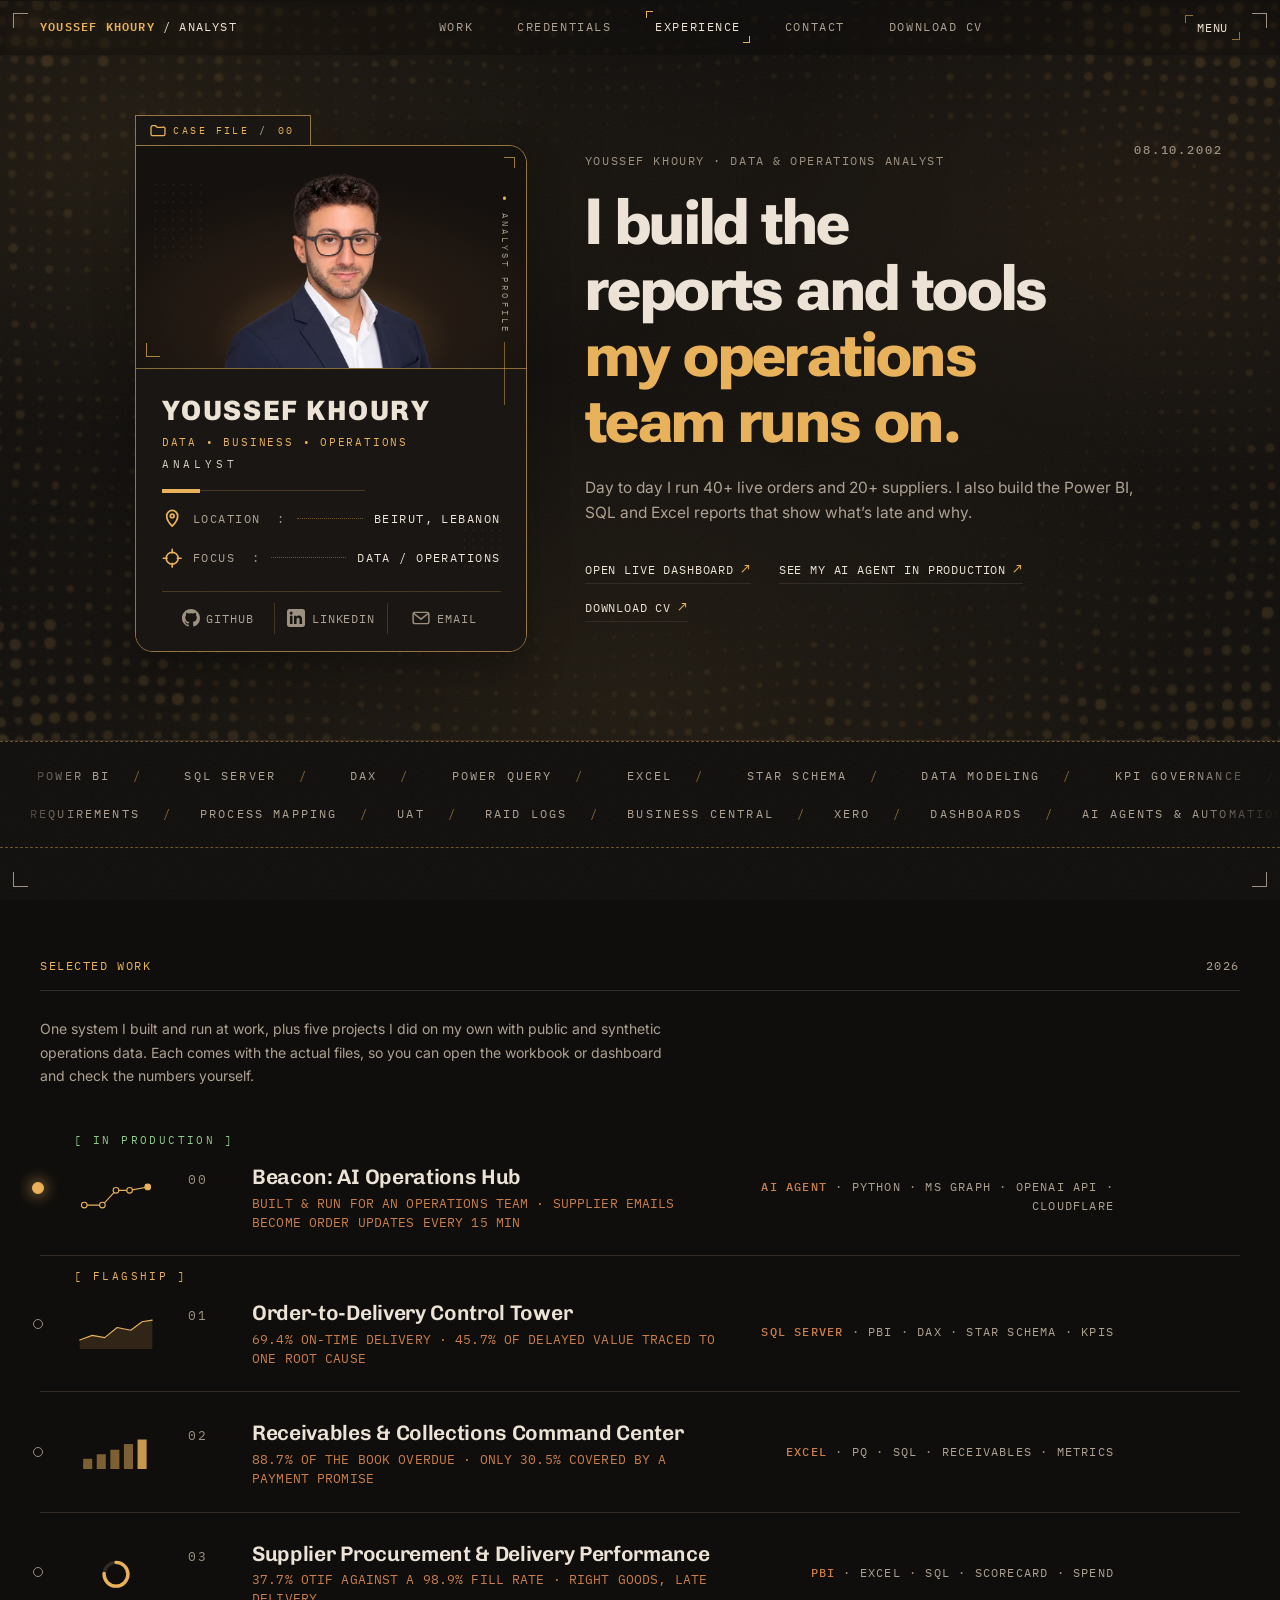
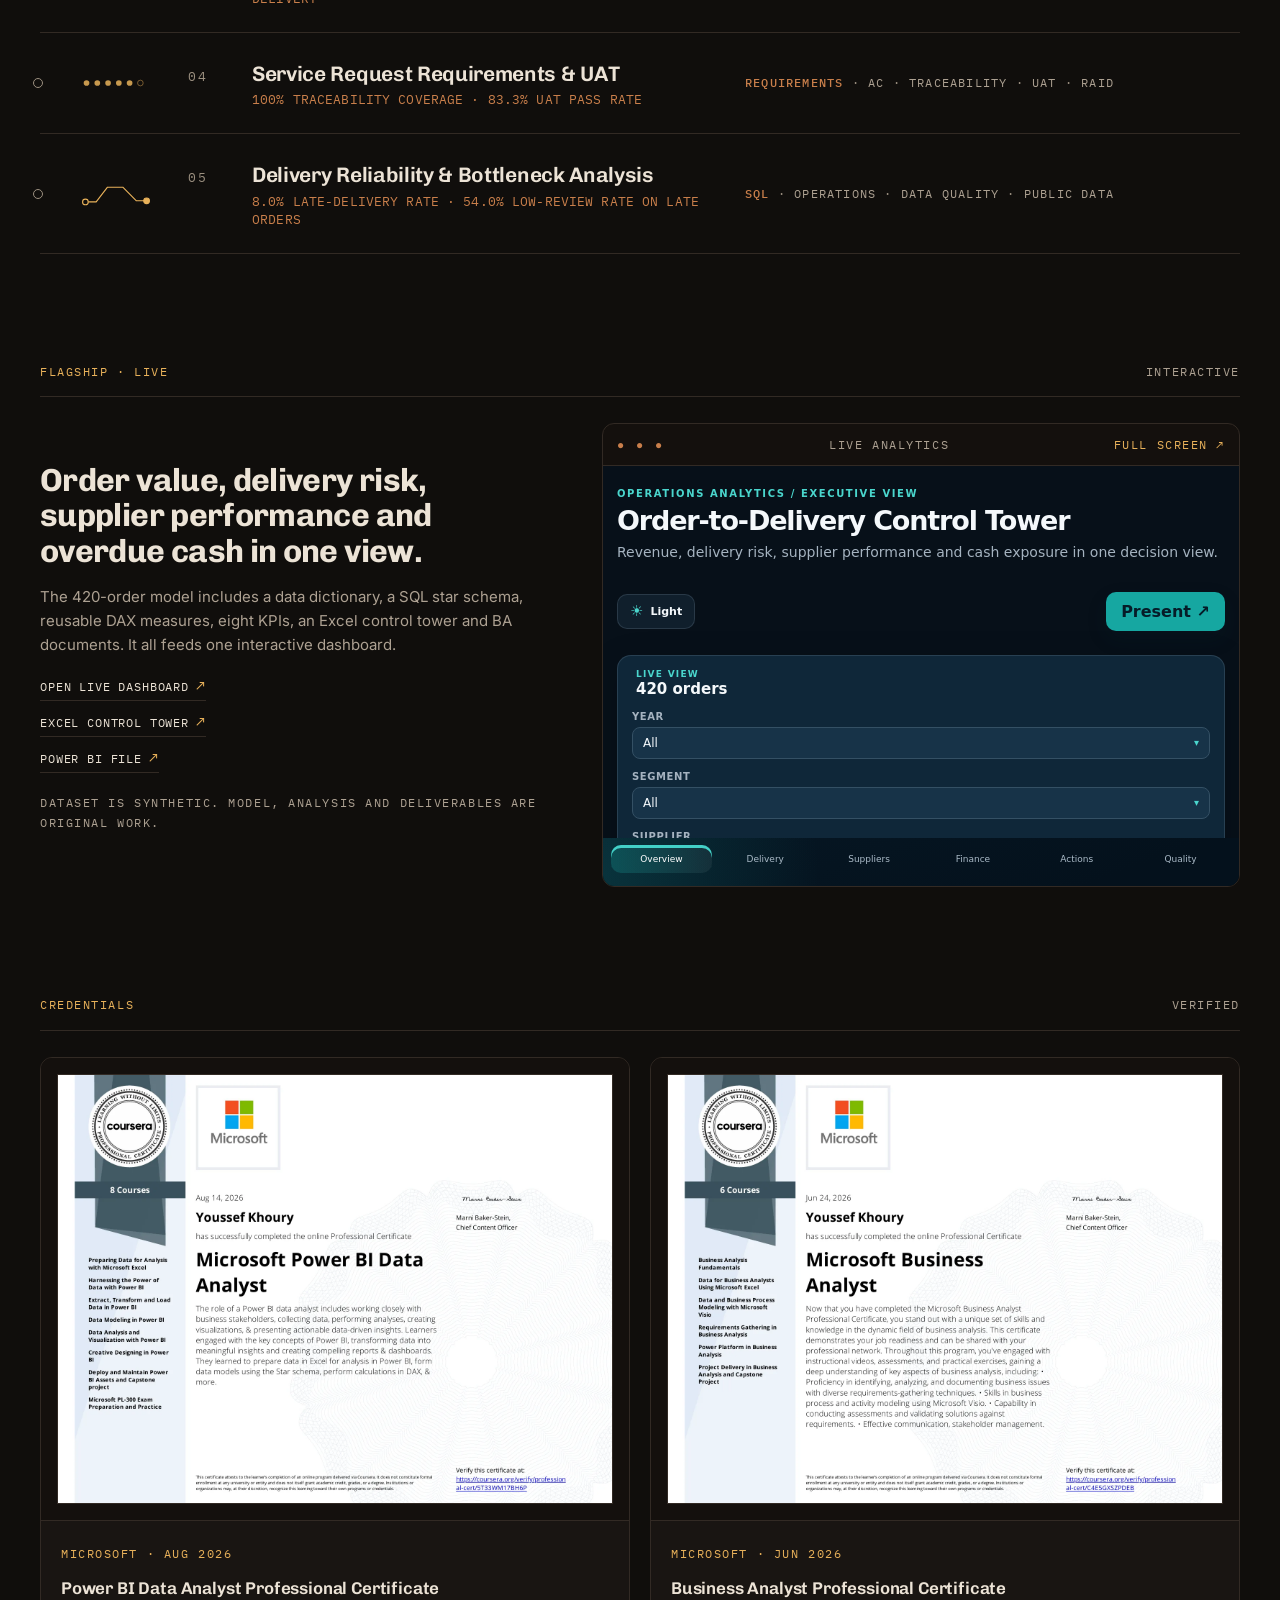
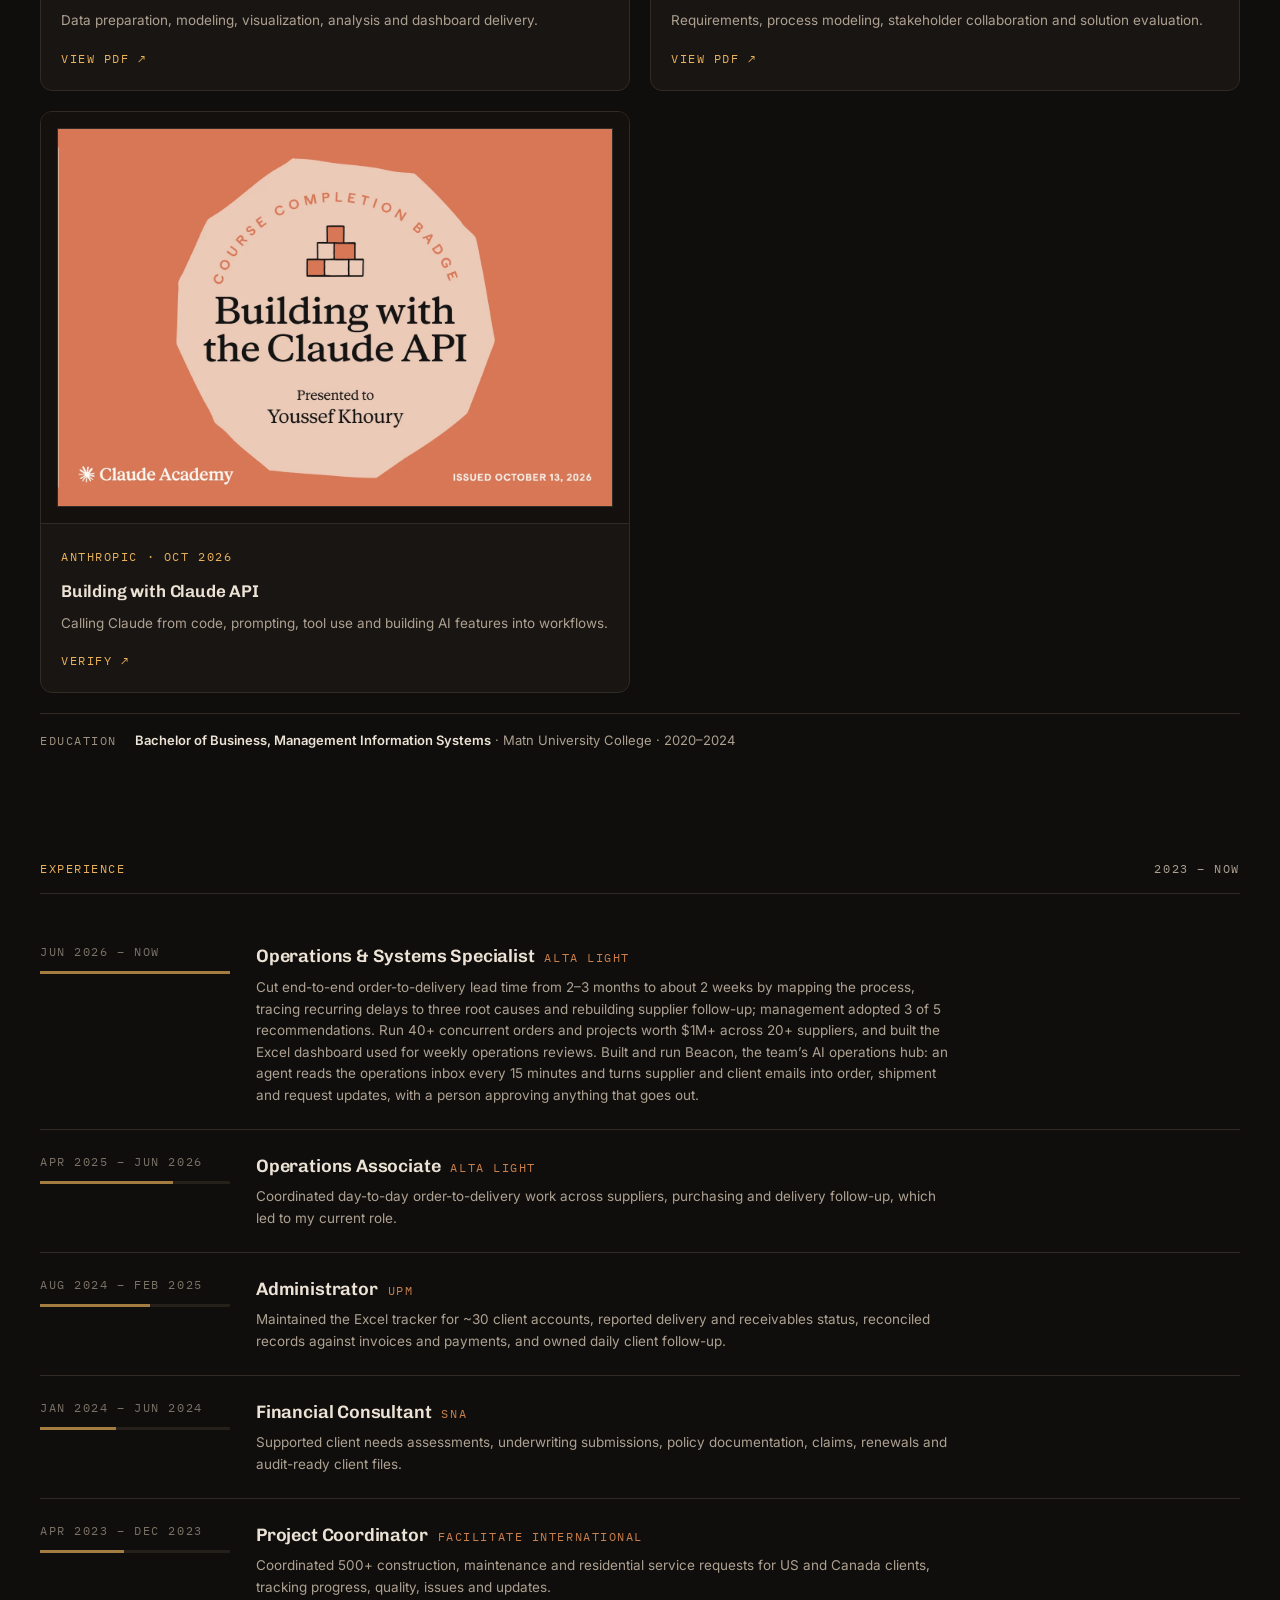
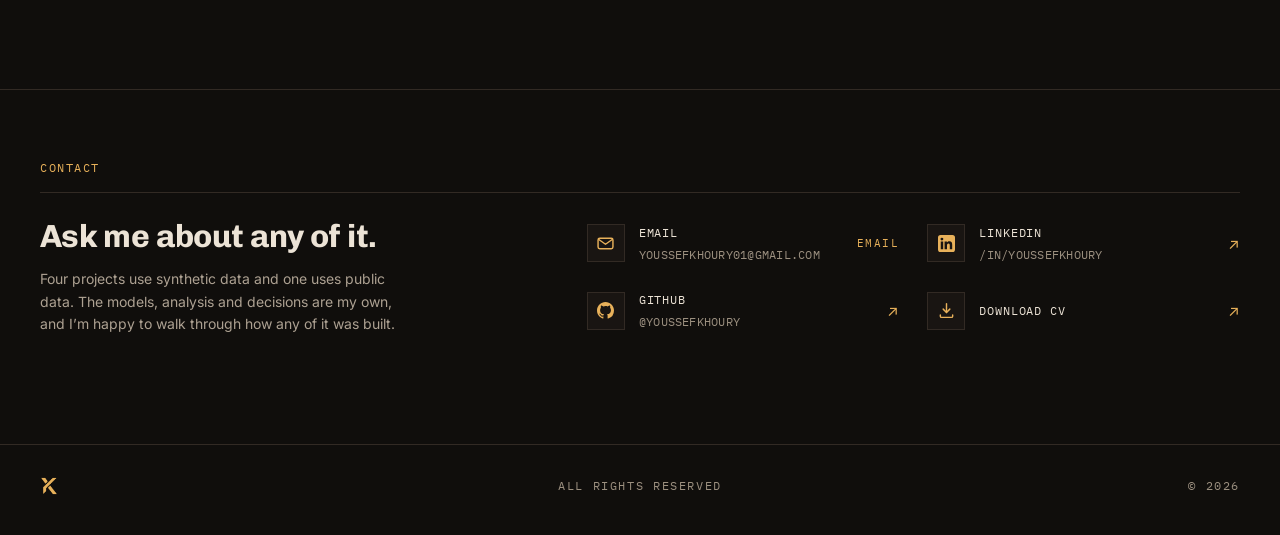
<file: index.html>
<!doctype html>
<html lang="en">
  <head>
    <meta charset="UTF-8" />
    <meta name="viewport" content="width=device-width, initial-scale=1.0" />
    <meta name="theme-color" content="#100E0C" />
    <meta name="author" content="Youssef Khoury" />
    <meta name="google-site-verification" content="e1i0uY4XQu5RJC7lZCp7IGBGSaPjikJdYIg49exdtPY" />
    <meta name="description" content="Youssef Khoury, operations and data analyst in Beirut. Excel, SQL and Power BI projects, plus Beacon, a tool I built at work that reads supplier emails and keeps our orders up to date." />
    <meta property="og:site_name" content="Youssef Khoury" />
    <meta property="og:locale" content="en_US" />
    <meta property="og:title" content="Youssef Khoury &#183; Data &amp; Operations Analyst" />
    <meta property="og:description" content="Excel, SQL and Power BI projects, plus Beacon, a tool I built at work that reads supplier emails and keeps our orders up to date." />
    <meta property="og:type" content="website" />
    <meta property="og:url" content="https://youssefkhoury.me/" />
    <meta property="og:image" content="https://youssefkhoury.me/assets/og-v4.jpg" />
    <meta property="og:image:width" content="1200" />
    <meta property="og:image:height" content="630" />
    <meta property="og:image:alt" content="Youssef Khoury, Data and Operations Analyst, with a delivery report from his portfolio" />
    <meta name="twitter:card" content="summary_large_image" />
    <meta name="twitter:title" content="Youssef Khoury &#183; Data &amp; Operations Analyst" />
    <meta name="twitter:description" content="Excel, SQL and Power BI projects, plus Beacon, a tool I built at work that reads supplier emails and keeps our orders up to date." />
    <meta name="twitter:image" content="https://youssefkhoury.me/assets/og-v4.jpg" />
    <link rel="canonical" href="https://youssefkhoury.me/" />
    <link rel="icon" type="image/png" sizes="32x32" href="assets/favicon-32.png?v=3" />
    <link rel="apple-touch-icon" href="assets/apple-touch-icon.png?v=3" />
    <title>Youssef Khoury &#183; Data &amp; Operations Analyst</title>
    <link rel="preconnect" href="https://fonts.googleapis.com" />
    <link rel="preconnect" href="https://fonts.gstatic.com" crossorigin />
    <link rel="stylesheet" href="https://fonts.googleapis.com/css2?family=Chivo:wght@400..900&family=IBM+Plex+Mono:wght@400;500;600&family=Inter:wght@400;500&family=Roboto+Flex:wght@700..900&display=swap" />
    <link rel="stylesheet" href="styles.css?v=20261008b3" />
    <script src="script.js?v=20261008v7" defer></script>
    <script defer src="https://cloud.umami.is/script.js" data-website-id="98d1a2bc-2c8e-4650-aa3e-07665e87773f"></script>
    <script type="application/ld+json">
      {"@context":"https://schema.org","@type":"Person","name":"Youssef Khoury","jobTitle":"Operations & Systems Specialist","url":"https://youssefkhoury.me/","address":{"@type":"PostalAddress","addressLocality":"Beirut","addressCountry":"LB"},"knowsAbout":["Power BI","SQL","Excel","Power Query","DAX","Business Central","Xero","Business analysis","Operations"],"email":"mailto:youssefkhoury01@gmail.com","alumniOf":{"@type":"CollegeOrUniversity","name":"Matn University College"},"sameAs":["https://github.com/YoussefKhoury","https://www.linkedin.com/in/youssefkhoury/"]}
    </script>
  </head>
  <body>
    <a class="skip-link" href="#work">Skip to content</a>
    <div class="scroll-progress" aria-hidden="true"></div>
    <div class="grain" aria-hidden="true"></div>
    <span class="frame tl" aria-hidden="true"></span><span class="frame tr" aria-hidden="true"></span>
    <span class="frame bl" aria-hidden="true"></span><span class="frame br" aria-hidden="true"></span>

    <header class="topbar" data-header>
      <div class="shell">
        <a class="id mono" href="#home"><b>Youssef Khoury</b> / Analyst</a>
        <nav class="mono topnav">
          <a href="#work">Work</a><a href="#credentials">Credentials</a><a href="#experience">Experience</a>
          <a href="#contact">Contact</a><a href="downloads/Youssef-Khoury-CV.pdf" download>Download CV</a>
        </nav>
        <button class="index-btn mono" type="button" aria-expanded="false" aria-controls="overlay">
          <span>Menu</span>
        </button>
      </div>
    </header>

    <nav class="secnav mono" aria-label="Jump to section" aria-hidden="true" inert>
      <a href="#work">Work</a>
      <a href="#flagship">Flagship</a>
      <a href="#credentials">Credentials</a>
      <a href="#experience">Experience</a>
      <a href="#contact">Contact</a>
    </nav>

    <div class="overlay" id="overlay" role="dialog" aria-modal="true" aria-label="Site menu" aria-hidden="true" inert>
      <div class="ov-inner">
        <nav class="ov-nav">
          <a href="#home"><i class="mono">00</i><span>Home</span></a>
          <a href="#work"><i class="mono">01</i><span>Selected work</span></a>
          <a href="#flagship"><i class="mono">02</i><span>Flagship</span></a>
          <a href="#credentials"><i class="mono">03</i><span>Credentials</span></a>
          <a href="#experience"><i class="mono">04</i><span>Experience</span></a>
          <a href="#contact"><i class="mono">05</i><span>Contact</span></a>
          <a href="downloads/Youssef-Khoury-CV.pdf" download><i class="mono">06</i><span>Download CV &#8599;</span></a>
        </nav>
        <div class="ov-side mono">
          <div><span>Location</span><b>Beirut, Lebanon</b></div>
          <div><span>Time zone</span><b>Asia/Beirut &#183; GMT+3</b></div>
          <div><span>Local time</span><b data-clock>--:--:--</b></div>
          <div class="ov-social">
            <a href="https://github.com/YoussefKhoury" target="_blank" rel="noreferrer"><span class="ar">&#8599;</span>GitHub</a>
            <a href="https://www.linkedin.com/in/youssefkhoury/" target="_blank" rel="noreferrer"><span class="ar">&#8599;</span>LinkedIn</a>
            <a href="mailto:youssefkhoury01@gmail.com" data-copy-email><span class="ar">&#8599;</span>Email</a>
          </div>
          <p class="ov-stamp">V2.0 &#8212; 2026.08</p>
        </div>
      </div>
    </div>

    <main>
        <section class="hero" id="home">
          <canvas id="herofog" aria-hidden="true"></canvas>
          <span class="birthdate" aria-hidden="true">08.10.2002</span>
          <div class="shell hero-grid">
          <aside class="idcard reveal">
            <span class="dsr-frame" aria-hidden="true"></span>
            <span class="dsr-tab mono" aria-hidden="true">
              <svg viewBox="0 0 16 12" width="16" height="12" fill="none" stroke="currentColor" stroke-width="1.3" stroke-linejoin="round">
                <path d="M1 2.6A1.6 1.6 0 0 1 2.6 1h3l1.6 1.7h5.2A1.6 1.6 0 0 1 15 4.3v5.1A1.6 1.6 0 0 1 13.4 11H2.6A1.6 1.6 0 0 1 1 9.4z" />
              </svg>
              <span class="dsr-tab-copy">Case&nbsp;file&nbsp;<b>/</b>&nbsp;00</span>
            </span>
            <span class="dsr-side mono" aria-hidden="true">Analyst Profile</span>
            <div class="casecard">
              <span class="dsr-dots dsr-dots-a" aria-hidden="true"></span>
              <span class="dsr-dots dsr-dots-b" aria-hidden="true"></span>
              <span class="dsr-seam" aria-hidden="true"></span>

              <div class="dsr-photo">
                <img src="assets/youssef-khoury-portrait.webp" srcset="assets/youssef-khoury-portrait-640.webp 640w, assets/youssef-khoury-portrait.webp 1234w" sizes="(max-width: 900px) 244px, 260px" width="1240" height="1283"
                  alt="Youssef Khoury" fetchpriority="high" draggable="false" />
              </div>

              <div class="dsr-body">
                <p class="dsr-name">Youssef Khoury</p>
                <p class="dsr-role mono">Data &bull; Business &bull; Operations</p>
                <p class="dsr-role2 mono">Analyst</p>

                <span class="dsr-rule" aria-hidden="true"></span>

                <dl class="dsr-meta mono">
                  <div>
                    <span class="dsr-ic" aria-hidden="true">
                      <svg viewBox="0 0 16 16" fill="none" stroke="currentColor" stroke-width="1.35" stroke-linecap="round" stroke-linejoin="round"><path d="M8 14.2s4.3-4.25 4.3-8A4.3 4.3 0 1 0 3.7 6.2c0 3.75 4.3 8 4.3 8Z"/><circle cx="8" cy="6.2" r="1.45"/></svg>
                    </span>
                    <dt>Location</dt>
                    <span class="dsr-led" aria-hidden="true"></span>
                    <dd>Beirut, Lebanon</dd>
                  </div>
                  <div>
                    <span class="dsr-ic" aria-hidden="true">
                      <svg viewBox="0 0 16 16" fill="none" stroke="currentColor" stroke-width="1.25" stroke-linecap="round"><circle cx="8" cy="8" r="4.7"/><path d="M8 1v3M8 12v3M1 8h3M12 8h3"/></svg>
                    </span>
                    <dt>Focus</dt>
                    <span class="dsr-led" aria-hidden="true"></span>
                    <dd>Data / Operations</dd>
                  </div>
                </dl>

                <div class="dsr-links mono">
                  <a href="https://github.com/YoussefKhoury" target="_blank" rel="noreferrer">
                    <svg viewBox="0 0 16 16" width="12" height="12" fill="currentColor" aria-hidden="true"><path d="M8 0C3.58 0 0 3.58 0 8c0 3.54 2.29 6.53 5.47 7.59.4.07.55-.17.55-.38 0-.19-.01-.82-.01-1.49-2.01.37-2.53-.49-2.69-.94-.09-.23-.48-.94-.82-1.13-.28-.15-.68-.53-.01-.54.63-.01 1.08.58 1.23.82.72 1.21 1.87.87 2.33.66.07-.52.28-.87.51-1.07-1.78-.2-3.64-.89-3.64-3.95 0-.87.31-1.59.82-2.15-.08-.2-.36-1.02.08-2.13 0 0 .67-.21 2.2.82a7.6 7.6 0 0 1 4 0c1.53-1.03 2.2-.82 2.2-.82.44 1.11.16 1.93.08 2.13.51.56.82 1.27.82 2.15 0 3.07-1.87 3.75-3.65 3.95.29.25.54.73.54 1.48 0 1.07-.01 1.93-.01 2.2 0 .21.15.46.55.38A8.01 8.01 0 0 0 16 8c0-4.42-3.58-8-8-8z" /></svg>
                    <span>GitHub</span>
                  </a>
                  <a href="https://www.linkedin.com/in/youssefkhoury/" target="_blank" rel="noreferrer">
                    <svg viewBox="0 0 16 16" width="12" height="12" fill="currentColor" aria-hidden="true"><path d="M13.6 0H2.4A2.4 2.4 0 0 0 0 2.4v11.2A2.4 2.4 0 0 0 2.4 16h11.2a2.4 2.4 0 0 0 2.4-2.4V2.4A2.4 2.4 0 0 0 13.6 0zM4.9 13.4H2.6V6h2.3zM3.7 5A1.34 1.34 0 1 1 3.7 2.32 1.34 1.34 0 0 1 3.7 5zm9.7 8.4h-2.3V9.8c0-.86-.02-1.97-1.2-1.97-1.2 0-1.39.94-1.39 1.91v3.66H6.2V6h2.21v1.01h.03c.31-.58 1.06-1.2 2.18-1.2 2.33 0 2.76 1.54 2.76 3.54z" /></svg>
                    <span>LinkedIn</span>
                  </a>
                  <a href="mailto:youssefkhoury01@gmail.com" data-copy-email>
                    <svg viewBox="0 0 16 16" width="12" height="12" fill="none" stroke="currentColor" stroke-width="1.3" stroke-linejoin="round" aria-hidden="true"><rect x="1" y="3" width="14" height="10" rx="1.5" /><path d="M1.6 4 8 9l6.4-5" /></svg>
                    <span>Email</span>
                  </a>
                </div>
              </div>
            </div>
          </aside>
          <div class="hero-copy">
            <span class="hero-avatar reveal">
              <img src="assets/youssef-khoury-portrait.webp" srcset="assets/youssef-khoury-portrait-640.webp 640w, assets/youssef-khoury-portrait.webp 1234w" sizes="(max-width: 900px) 244px, 260px" width="1240" height="1283"
                alt="Youssef Khoury" draggable="false" />
            </span>
            <p class="mono eyebrow reveal">Youssef Khoury &#183; Data &amp; Operations Analyst</p>
            <h1 class="reveal">I build the reports and tools <em><span class="nw">my operations</span> team runs on.</em></h1>
            <p class="lead reveal">
              Day to day I run 40+ live orders and 20+ suppliers. I also build the Power BI, SQL and Excel reports that show what&rsquo;s late and why.
            </p>
            <div class="actions reveal">
              <a href="dashboard/"><span class="ar">&#8599;</span>Open live dashboard</a>
              <a href="beacon/"><span class="ar">&#8599;</span>See my AI agent in production</a>
              <a href="downloads/Youssef-Khoury-CV.pdf" download><span class="ar">&#8599;</span>Download CV</a>
            </div>
            <p class="stackline mono reveal">Power BI · SQL Server · Excel · Power Query · DAX · Business Central · Xero</p>
          </div>
        </div>
      </section>

      <section class="skillstrip" aria-label="Tools and methods I work with">
        <div class="marquee">
          <ul class="mq-track" aria-hidden="true">
            <li>Power BI</li><li>SQL Server</li><li>DAX</li><li>Power Query</li>
            <li>Excel</li><li>Star schema</li><li>Data modeling</li><li>KPI governance</li>
          </ul>
          <ul class="mq-track" aria-hidden="true">
            <li>Power BI</li><li>SQL Server</li><li>DAX</li><li>Power Query</li>
            <li>Excel</li><li>Star schema</li><li>Data modeling</li><li>KPI governance</li>
          </ul>
        </div>
        <div class="marquee rev">
          <ul class="mq-track" aria-hidden="true">
            <li>Requirements</li><li>Process mapping</li><li>UAT</li><li>RAID logs</li>
            <li>Business Central</li><li>Xero</li><li>Dashboards</li><li>AI agents &amp; automation</li>
          </ul>
          <ul class="mq-track" aria-hidden="true">
            <li>Requirements</li><li>Process mapping</li><li>UAT</li><li>RAID logs</li>
            <li>Business Central</li><li>Xero</li><li>Dashboards</li><li>AI agents &amp; automation</li>
          </ul>
        </div>
        <p class="sr-only">Power BI, SQL Server, DAX, Power Query, Excel, star schema and data modeling, KPI governance, requirements, process mapping, UAT, RAID logs, Business Central, Xero, dashboards, and AI agents and automation.</p>
      </section>

      <section class="section" id="work">
        <div class="shell">
          <div class="work-rail" aria-hidden="true"><span></span></div>
          <div class="sec-head mono reveal"><h2 class="sk">Selected work</h2><span>2026</span></div>
          <p class="work-intro reveal">One system I built and run at work, plus five projects I did on my own with public and
            synthetic operations data. Each comes with the actual files, so you can open the workbook or dashboard and check the numbers yourself.</p>

          <div class="cases">
          <div class="case-item live reveal">
            <button class="row" type="button" aria-expanded="false" aria-controls="case-00">
              <span class="node" aria-hidden="true"></span>
              <span class="spark route" aria-hidden="true">
                <svg viewBox="0 0 128 60"><polyline points="8,46 40,46 64,20 88,20 120,14"></polyline><circle cx="8" cy="46" r="5"></circle><circle cx="40" cy="46" r="5"></circle><circle cx="64" cy="20" r="5"></circle><circle cx="88" cy="20" r="5"></circle><circle class="destination" cx="120" cy="14" r="5"></circle></svg>
              </span>
              <span class="row-body">
                <span class="idx mono">00</span>
                <h3>Beacon: AI Operations Hub</h3>
                <span class="row-stat mono">Built &amp; run for an operations team &middot; supplier emails become order updates every 15 min</span>
                <span class="tags mono"><b class="t">AI agent</b><span class="t">Python</span><span class="t">MS Graph</span><span class="t">OpenAI API</span><span class="t">Cloudflare</span></span>
              </span>
              <span class="go" aria-hidden="true"><b>Open</b><span class="chev">+</span></span>
            </button>
            <div class="case" id="case-00" role="region" aria-label="Beacon AI operations hub case detail">
              <div class="case-inner">
                <p class="case-dek">An AI mail agent, a team web app and a 400k+ code price search, running on real operations mail since September 2026.</p>
                <p class="outcome"><span class="mono">Output</span> order status, requests and follow-ups on one board, with a person approving anything that leaves the company.</p>
                <div class="case-tabs mono" role="tablist" aria-label="Beacon case sections">
                  <button type="button" role="tab" id="c0t1" aria-controls="c0p1" aria-selected="true" class="ct-tab on">Situation</button>
                  <button type="button" role="tab" id="c0t2" aria-controls="c0p2" aria-selected="false" tabindex="-1" class="ct-tab">Built</button>
                  <button type="button" role="tab" id="c0t3" aria-controls="c0p3" aria-selected="false" tabindex="-1" class="ct-tab">Guardrails</button>
                </div>
                <div class="ct-panels">
                  <div class="ct-panel on" role="tabpanel" id="c0p1" aria-labelledby="c0t1">40+ live orders and 20+ suppliers, with status buried in email threads, prices in dozens of spreadsheets and follow-ups in people's heads.</div>
                  <div class="ct-panel" role="tabpanel" id="c0p2" aria-labelledby="c0t2">A Python agent reads the operations inbox every 15 minutes, a language model turns each email into structured updates, and a cloud API applies them to one team hub: requests, projects, a shipments board, stock, delivery sheets, price lookup and draft Xero invoices.</div>
                  <div class="ct-panel" role="tabpanel" id="c0p3" aria-labelledby="c0t3">It can't send email, never guesses prices or dates, and fills exact codes only. A second AI check must agree before an order update is saved, every change can be undone in one click, and anything that could reach a client waits for review.</div>
                </div>
                <p class="case-links mono">
                  <a href="beacon/"><span class="ar">&#8599;</span>Case study + interactive demo</a>
                </p>
              </div>
            </div>
          </div>
          <div class="case-item flagship reveal">
            <button class="row" type="button" aria-expanded="false" aria-controls="case-01">
              <span class="node" aria-hidden="true"></span>
              <span class="spark" aria-hidden="true">
                <svg viewBox="0 0 128 60"><polygon points="0,60 0,44 22,36 44,40 66,22 90,27 110,12 128,9 128,60"></polygon><polyline points="0,44 22,36 44,40 66,22 90,27 110,12 128,9"></polyline></svg>
              </span>
              <span class="row-body">
                <span class="idx mono">01</span>
                <h3>Order-to-Delivery Control Tower</h3>
                <span class="row-stat mono">69.4% on-time delivery &middot; 45.7% of delayed value traced to one root cause</span>
                <span class="tags mono"><b class="t">SQL Server</b><span class="t">PBI</span><span class="t">DAX</span><span class="t">Star schema</span><span class="t">KPIs</span></span>
              </span>
              <span class="go" aria-hidden="true"><b>Open</b><span class="chev">+</span></span>
            </button>
            <div class="case" id="case-01" role="region" aria-label="Order-to-Delivery Control Tower case detail">
              <div class="case-inner">
                <p class="case-dek">420-order model with a data dictionary, star schema, 8 KPIs and a live dashboard.</p>
                <p class="outcome"><span class="mono">Output</span> delivery risk, supplier performance and overdue cash in one weekly view, with every number traceable to its source.</p>
                <div class="case-tabs mono" role="tablist" aria-label="Order-to-Delivery Control Tower case sections">
                  <button type="button" role="tab" id="c1t1" aria-controls="c1p1" aria-selected="true" class="ct-tab on">Situation</button>
                  <button type="button" role="tab" id="c1t2" aria-controls="c1p2" aria-selected="false" tabindex="-1" class="ct-tab">Built</button>
                  <button type="button" role="tab" id="c1t3" aria-controls="c1p3" aria-selected="false" tabindex="-1" class="ct-tab">Showed</button>
                </div>
                <div class="ct-panels">
                  <div class="ct-panel on" role="tabpanel" id="c1p1" aria-labelledby="c1t1">420 orders across projects, suppliers, delivery milestones, invoices and payments, with no single view of where delivery or cash was at risk.</div>
                  <div class="ct-panel" role="tabpanel" id="c1p2" aria-labelledby="c1t2">A star schema and data dictionary, 8 KPIs with written definitions, an Excel control tower, a Power BI report, and a web dashboard with an Urgent / High / Watch action queue.</div>
                  <div class="ct-panel" role="tabpanel" id="c1p3" aria-labelledby="c1t3">On-time delivery was 69.4%. Supplier lead time drove 45.7% of delayed order value ($1.24m), the biggest single cause. $1.29m of receivables were overdue. 25 delayed orders had no recorded reason, so they&rsquo;re flagged as a data gap instead of guessed.</div>
                </div>
                <p class="case-links mono">
                  <a href="downloads/Order-to-Delivery-Control-Tower-Case-Study.pdf" target="_blank" rel="noreferrer"><span class="ar">&#8599;</span>Case study PDF</a>
                  <a href="downloads/Order-to-Delivery-Control-Tower.xlsx"><span class="ar">&#8599;</span>Excel workbook</a>
                  <a href="https://youssefkhoury.me/dashboard/" target="_blank" rel="noreferrer"><span class="ar">&#8599;</span>Live dashboard</a>
                </p>
              </div>
            </div>
          </div>

          <div class="case-item reveal">
            <button class="row" type="button" aria-expanded="false" aria-controls="case-02">
              <span class="node" aria-hidden="true"></span>
              <span class="spark bars" aria-hidden="true">
                <svg viewBox="0 0 128 60"><rect x="6" y="42" width="16" height="18"></rect><rect x="30" y="34" width="16" height="26"></rect><rect x="54" y="26" width="16" height="34"></rect><rect x="78" y="16" width="16" height="44"></rect><rect x="102" y="8" width="16" height="52"></rect></svg>
              </span>
              <span class="row-body">
                <span class="idx mono">02</span>
                <h3>Receivables &amp; Collections Command Center</h3>
                <span class="row-stat mono">88.7% of the book overdue &middot; only 30.5% covered by a payment promise</span>
                <span class="tags mono"><b class="t">Excel</b><span class="t">PQ</span><span class="t">SQL</span><span class="t">Receivables</span><span class="t">Metrics</span></span>
              </span>
              <span class="go" aria-hidden="true"><b>Open</b><span class="chev">+</span></span>
            </button>
            <div class="case" id="case-02" role="region" aria-label="Receivables &amp; Collections Command Center case detail">
              <div class="case-inner">
                <p class="case-dek">360 invoices turned into aging, a DSO proxy, promise coverage and a cash-priority queue.</p>
                <p class="outcome"><span class="mono">Output</span> a ranked list of which invoices to chase first, by expected cash and customer risk.</p>
                <div class="case-tabs mono" role="tablist" aria-label="Receivables &amp; Collections Command Center case sections">
                  <button type="button" role="tab" id="c2t1" aria-controls="c2p1" aria-selected="true" class="ct-tab on">Situation</button>
                  <button type="button" role="tab" id="c2t2" aria-controls="c2p2" aria-selected="false" tabindex="-1" class="ct-tab">Built</button>
                  <button type="button" role="tab" id="c2t3" aria-controls="c2p3" aria-selected="false" tabindex="-1" class="ct-tab">Showed</button>
                </div>
                <div class="ct-panels">
                  <div class="ct-panel on" role="tabpanel" id="c2p1" aria-labelledby="c2t1">360 invoices across 48 customers, where collections chased the oldest invoices first, whatever their size or chance of being paid.</div>
                  <div class="ct-panel" role="tabpanel" id="c2p2" aria-labelledby="c2t2">A formula-driven Excel command center with aging, overdue exposure, a DSO proxy, promise coverage and a cash-priority queue. It also has a customer risk summary, a metric dictionary and reusable SQL.</div>
                  <div class="ct-panel" role="tabpanel" id="c2p3" aria-labelledby="c2t3">88.7% of the $949k receivables book was already overdue, and $322k of that was 90+ days old. With a 55.7-day DSO proxy, open payment promises covered only 30.5% of overdue exposure, so most of the cash at risk had no agreed pay date. Disputes, broken promises and aging are scored separately, and the queue ranks invoices by the cash most likely to come in.</div>
                </div>
                <p class="case-links mono">
                  <a href="downloads/Youssef-Khoury-Receivables-Collections-Case-Study.pdf" target="_blank" rel="noreferrer"><span class="ar">&#8599;</span>Case study PDF</a>
                  <a href="downloads/Youssef-Khoury-Receivables-Collections-Command-Center.xlsx"><span class="ar">&#8599;</span>Excel workbook</a>
                </p>
              </div>
            </div>
          </div>

          <div class="case-item reveal">
            <button class="row" type="button" aria-expanded="false" aria-controls="case-03">
              <span class="node" aria-hidden="true"></span>
              <span class="spark gauge" aria-hidden="true">
                <svg viewBox="0 0 128 60"><circle class="track" cx="64" cy="34" r="21"></circle><circle class="val" cx="64" cy="34" r="21" pathLength="100"></circle></svg>
              </span>
              <span class="row-body">
                <span class="idx mono">03</span>
                <h3>Supplier Procurement &amp; Delivery Performance</h3>
                <span class="row-stat mono">37.7% OTIF against a 98.9% fill rate &middot; right goods, late delivery</span>
                <span class="tags mono"><b class="t">PBI</b><span class="t">Excel</span><span class="t">SQL</span><span class="t">Scorecard</span><span class="t">Spend</span></span>
              </span>
              <span class="go" aria-hidden="true"><b>Open</b><span class="chev">+</span></span>
            </button>
            <div class="case" id="case-03" role="region" aria-label="Supplier Procurement &amp; Delivery Performance case detail">
              <div class="case-inner">
                <p class="case-dek">300 purchase orders scored for spend, OTIF, fill rate, price variance, defects and supplier risk.</p>
                <p class="outcome"><span class="mono">Output</span> every supplier sorted into a risk tier, with the drivers behind each score.</p>
                <div class="case-tabs mono" role="tablist" aria-label="Supplier Procurement &amp; Delivery Performance case sections">
                  <button type="button" role="tab" id="c3t1" aria-controls="c3p1" aria-selected="true" class="ct-tab on">Situation</button>
                  <button type="button" role="tab" id="c3t2" aria-controls="c3p2" aria-selected="false" tabindex="-1" class="ct-tab">Built</button>
                  <button type="button" role="tab" id="c3t3" aria-controls="c3p3" aria-selected="false" tabindex="-1" class="ct-tab">Showed</button>
                </div>
                <div class="ct-panels">
                  <div class="ct-panel on" role="tabpanel" id="c3p1" aria-labelledby="c3t1">300 purchase orders across 20 suppliers, where supplier reviews relied on anecdotes.</div>
                  <div class="ct-panel" role="tabpanel" id="c3p2" aria-labelledby="c3t2">A scorecard rating spend, OTIF, fill rate, delay, price variance and defects. Price, delivery and quality are scored separately, then combined into one risk score with the working shown. Plus a category-spend view and reusable SQL.</div>
                  <div class="ct-panel" role="tabpanel" id="c3p3" aria-labelledby="c3t3">OTIF ran at 37.7% while fill rate held at 98.9% and defects at 0.64%. Suppliers shipped the right goods, 4.0 days late on average. Four suppliers carrying $1.94m of the $9.61m spend scored 0% OTIF. The fix is lead times and schedules; quality was fine.</div>
                </div>
                <p class="case-links mono">
                  <a href="downloads/Youssef-Khoury-Supplier-Procurement-Case-Study.pdf" target="_blank" rel="noreferrer"><span class="ar">&#8599;</span>Case study PDF</a>
                  <a href="downloads/Youssef-Khoury-Supplier-Procurement-Performance.xlsx"><span class="ar">&#8599;</span>Excel workbook</a>
                </p>
              </div>
            </div>
          </div>

          <div class="case-item reveal">
            <button class="row" type="button" aria-expanded="false" aria-controls="case-04">
              <span class="node" aria-hidden="true"></span>
              <span class="spark dots" aria-hidden="true">
                <svg viewBox="0 0 128 60"><circle cx="12" cy="30" r="5"></circle><circle cx="31" cy="30" r="5"></circle><circle cx="50" cy="30" r="5"></circle><circle cx="69" cy="30" r="5"></circle><circle cx="88" cy="30" r="5"></circle><circle class="hollow" cx="107" cy="30" r="5"></circle></svg>
              </span>
              <span class="row-body">
                <span class="idx mono">04</span>
                <h3>Service Request Requirements &amp; UAT</h3>
                <span class="row-stat mono">100% traceability coverage &middot; 83.3% UAT pass rate</span>
                <span class="tags mono"><b class="t">Requirements</b><span class="t">AC</span><span class="t">Traceability</span><span class="t">UAT</span><span class="t">RAID</span></span>
              </span>
              <span class="go" aria-hidden="true"><b>Open</b><span class="chev">+</span></span>
            </button>
            <div class="case" id="case-04" role="region" aria-label="Service Request Requirements &amp; UAT case detail">
              <div class="case-inner">
                <p class="case-dek">24 requirements with acceptance criteria, traceability, 30 UAT cases and readiness reporting.</p>
                <p class="outcome"><span class="mono">Output</span> every requirement traced to a test, and a go-live call that keeps failures and open items visible.</p>
                <div class="case-tabs mono" role="tablist" aria-label="Service Request Requirements &amp; UAT case sections">
                  <button type="button" role="tab" id="c4t1" aria-controls="c4p1" aria-selected="true" class="ct-tab on">Situation</button>
                  <button type="button" role="tab" id="c4t2" aria-controls="c4p2" aria-selected="false" tabindex="-1" class="ct-tab">Built</button>
                  <button type="button" role="tab" id="c4t3" aria-controls="c4p3" aria-selected="false" tabindex="-1" class="ct-tab">Showed</button>
                </div>
                <div class="ct-panels">
                  <div class="ct-panel on" role="tabpanel" id="c4p1" aria-labelledby="c4t1">Service requests arriving with inconsistent fields, unclear ownership and unreliable SLA handling.</div>
                  <div class="ct-panel" role="tabpanel" id="c4p2" aria-labelledby="c4t2">24 requirements with testable acceptance criteria, a requirements traceability matrix, 30 UAT cases with pass / fail / blocked evidence, a RAID log and a go-live readiness summary, all linked in one Excel workbook.</div>
                  <div class="ct-panel" role="tabpanel" id="c4p3" aria-labelledby="c4t3">120 service requests analysed into 24 requirements, 20 of them approved at the readiness review. Every requirement is tied to a test case (100% traceability), with an 83.3% UAT pass rate: 25 pass, 3 fail, 2 blocked. 8 open high-priority items went into the go-live decision instead of being quietly closed.</div>
                </div>
                <p class="case-links mono">
                  <a href="downloads/Youssef-Khoury-Service-Request-UAT-Case-Study.pdf" target="_blank" rel="noreferrer"><span class="ar">&#8599;</span>Case study PDF</a>
                  <a href="downloads/Youssef-Khoury-Service-Request-Requirements-UAT.xlsx"><span class="ar">&#8599;</span>Excel workbook</a>
                </p>
              </div>
            </div>
          </div>

          <div class="case-item reveal">
            <button class="row" type="button" aria-expanded="false" aria-controls="case-05">
              <span class="node" aria-hidden="true"></span>
              <span class="spark route" aria-hidden="true">
                <svg viewBox="0 0 128 60"><polyline points="10,44 29,44 49,18 76,18 100,42 118,42"></polyline><circle class="origin" cx="10" cy="44" r="5"></circle><circle class="destination" cx="118" cy="42" r="5"></circle></svg>
              </span>
              <span class="row-body">
                <span class="idx mono">05</span>
                <h3>Delivery Reliability &amp; Bottleneck Analysis</h3>
                <span class="row-stat mono">8.0% late-delivery rate &middot; 54.0% low-review rate on late orders</span>
                <span class="tags mono"><b class="t">SQL</b><span class="t">Operations</span><span class="t">Data quality</span><span class="t">Public data</span></span>
              </span>
              <span class="go" aria-hidden="true"><b>Open</b><span class="chev">+</span></span>
            </button>
            <div class="case" id="case-05" role="region" aria-label="Delivery Reliability and Bottleneck Analysis case detail">
              <div class="case-inner">
                <p class="case-dek">94,480 marketplace orders analyzed across seller handoff, route, region, product category and customer-review outcomes.</p>
                <p class="outcome"><span class="mono">Output</span> an interactive dashboard of which sellers, routes, regions and categories drive late orders, with three practical actions.</p>
                <div class="case-tabs mono" role="tablist" aria-label="Delivery Reliability and Bottleneck Analysis case sections">
                  <button type="button" role="tab" id="c5t1" aria-controls="c5p1" aria-selected="true" class="ct-tab on">Situation</button>
                  <button type="button" role="tab" id="c5t2" aria-controls="c5p2" aria-selected="false" tabindex="-1" class="ct-tab">Built</button>
                  <button type="button" role="tab" id="c5t3" aria-controls="c5p3" aria-selected="false" tabindex="-1" class="ct-tab">Showed</button>
                </div>
                <div class="ct-panels">
                  <div class="ct-panel on" role="tabpanel" id="c5p1" aria-labelledby="c5t1">108,449 public e-commerce item records with delivery outcomes, but no clear view of which sellers, routes, regions or categories were behind the late orders.</div>
                  <div class="ct-panel" role="tabpanel" id="c5p2" aria-labelledby="c5t2">An order-level model that avoids double counting multi-item orders, uses single-seller orders for fair attribution, ranks sellers and routes by late orders above the network average, and keeps data-quality checks in the open.</div>
                  <div class="ct-panel" role="tabpanel" id="c5p3" aria-labelledby="c5t3">7,543 orders arrived late. Handoff after seven days flagged a 22.8% late rate versus 5.0% within two days, but did not explain the monthly spikes; March 2018 reached 21.1% late with a 2.4-day median handoff. Low reviews reached 54.0% for late orders versus 9.1% on time.</div>
                </div>
                <p class="case-links mono">
                  <a href="delivery-reliability/" target="_blank" rel="noreferrer"><span class="ar">&#8599;</span>Interactive dashboard</a>
                  <a href="https://github.com/YoussefKhoury/Youssef-Khoury-Portfolio/tree/main/projects/05-delivery-reliability-bottleneck-analysis" target="_blank" rel="noreferrer"><span class="ar">&#8599;</span>Method and data</a>
                  <a href="https://www.kaggle.com/datasets/olistbr/brazilian-ecommerce" target="_blank" rel="noreferrer"><span class="ar">&#8599;</span>Public dataset</a>
                </p>
              </div>
            </div>
          </div>
          </div>
        </div>
      </section>

      <div class="dossier open" id="dossier">
        <h2 class="dossier-label mono">Dossier index</h2>
        <div class="dossier-body" id="dossier-body">

      <section class="section flagship collapsible" id="flagship">
        <div class="shell">
          <div class="sec-head mono reveal"><span data-file="01">Flagship &#183; live</span><span>Interactive</span></div>
          <ul class="sec-metrics mono" aria-hidden="true">
            <li style="--i:0"><span>420 orders</span></li>
            <li style="--i:1"><span>$9.33M value</span></li>
            <li style="--i:2"><span>69.4% on time</span></li>
            <li style="--i:3"><span>8 KPIs</span></li>
          </ul>
          <div class="sec-body" data-log="flagship.live">
          <div class="flag-grid">
            <div class="flag-copy reveal">
              <h2>Order value, delivery risk, supplier performance and overdue cash in one view.</h2>
              <p>The 420-order model includes a data dictionary, a SQL star schema, reusable DAX
                measures, eight KPIs, an Excel control tower and BA documents. It all feeds one
                interactive dashboard.</p>
              <div class="actions">
                <a href="dashboard/" target="_blank" rel="noreferrer"><span class="ar">&#8599;</span>Open live dashboard</a>
                <a href="downloads/Order-to-Delivery-Control-Tower.xlsx" download><span class="ar">&#8599;</span>Excel control tower</a>
                <a href="downloads/Order-to-Delivery-Control-Tower.pbix" download><span class="ar">&#8599;</span>Power BI file</a>
              </div>
              <p class="fineprint mono">Dataset is synthetic. Model, analysis and deliverables are original work.</p>
            </div>
            <div class="dashboard-window reveal is-gated">
              <div class="window-bar mono"><span>&#9679; &#9679; &#9679;</span><span>LIVE ANALYTICS</span><a href="dashboard/" target="_blank" rel="noreferrer">Full screen &#8599;</a></div>
              <div class="dash-stage">
                <div class="dash-skeleton" aria-hidden="true">
                  <div class="sk-kpis"><span></span><span></span><span></span><span></span></div>
                  <div class="sk-chart"></div>
                  <div class="sk-split"><span></span><span></span></div>
                </div>
                <iframe data-src="dashboard/?theme=dark&v=7" title="Interactive Order-to-Delivery Control Tower dashboard" loading="lazy" referrerpolicy="strict-origin-when-cross-origin" allowfullscreen></iframe>
              </div>
            </div>
          </div>
          </div>
        </div>
      </section>

      <section class="section collapsible" id="credentials">
        <div class="shell">
          <div class="sec-head mono reveal"><h2 class="sk" data-file="02">Credentials</h2><span>Verified</span></div>
          <ul class="sec-metrics mono" aria-hidden="true">
            <li style="--i:0"><span>MIS</span></li>
            <li style="--i:1"><span>SQL</span></li>
            <li style="--i:2"><span>Power BI</span></li>
            <li style="--i:3"><span>Power Query</span></li>
          </ul>
          <div class="sec-body" data-log="credentials.verified">
          <div class="cred-grid">
            <a class="cert reveal" href="downloads/Youssef-Khoury-Microsoft-Power-BI-Data-Analyst-Certificate.pdf" target="_blank" rel="noreferrer">
              <div class="cert-img"><img src="assets/certificate-power-bi.webp" width="1540" height="1190" alt="Microsoft Power BI Data Analyst Professional Certificate" loading="lazy" decoding="async" /></div>
              <div class="cert-copy">
                <span class="mono">Microsoft · Aug 2026</span>
                <h3>Power BI Data Analyst Professional Certificate</h3>
                <p>Data preparation, modeling, visualization, analysis and dashboard delivery.</p>
                <span class="go mono">View PDF &#8599;</span>
              </div>
            </a>
            <a class="cert reveal" href="downloads/Youssef-Khoury-Microsoft-Business-Analyst-Certificate.pdf" target="_blank" rel="noreferrer">
              <div class="cert-img"><img src="assets/certificate-business-analysis.webp" width="1540" height="1190" alt="Microsoft Business Analyst Professional Certificate" loading="lazy" decoding="async" /></div>
              <div class="cert-copy">
                <span class="mono">Microsoft · Jun 2026</span>
                <h3>Business Analyst Professional Certificate</h3>
                <p>Requirements, process modeling, stakeholder collaboration and solution evaluation.</p>
                <span class="go mono">View PDF &#8599;</span>
              </div>
            </a>
            <a class="cert reveal" href="https://academy.claude.com/verify/88246b8c234070abfa8ca38bca20aff1" target="_blank" rel="noreferrer">
              <div class="cert-img"><img src="assets/certificate-claude-api.webp" width="1440" height="980" alt="Anthropic Building with the Claude API course badge" loading="lazy" decoding="async" /></div>
              <div class="cert-copy">
                <span class="mono">Anthropic · Oct 2026</span>
                <h3>Building with Claude API</h3>
                <p>Calling Claude from code, prompting, tool use and building AI features into workflows.</p>
                <span class="go mono">Verify &#8599;</span>
              </div>
            </a>
          </div>
          <div class="edu mono reveal"><span>Education</span><p><b>Bachelor of Business, Management Information Systems</b> · Matn University College · 2020&ndash;2024</p></div>
          </div>
        </div>
      </section>

      <section class="section collapsible" id="experience">
        <div class="shell">
          <div class="sec-head mono reveal"><h2 class="sk" data-file="03">Experience</h2><span>2023 &ndash; Now</span></div>

          <div class="sec-body" data-log="experience.log">
          <div class="xrow reveal">
            <div class="xr-when"><time class="mono">Jun 2026 &ndash; Now</time><span class="bar" style="--fill:100%"></span></div>
            <div class="xr-body">
              <h3>Operations &amp; Systems Specialist <span class="co mono">Alta Light</span></h3>
              <p>Cut end-to-end order-to-delivery lead time from 2&ndash;3 months to about 2 weeks by mapping
                the process, tracing recurring delays to three root causes and rebuilding supplier
                follow-up; management adopted 3 of 5 recommendations. Run 40+ concurrent orders and
                projects worth $1M+ across 20+ suppliers, and built the Excel dashboard used for weekly
                operations reviews. Built and run <a href="beacon/">Beacon</a>, the team&rsquo;s AI operations
                hub: an agent reads the operations inbox every 15 minutes and turns supplier and client emails
                into order, shipment and request updates, with a person approving anything that goes out.</p>
            </div>
          </div>

          <div class="xrow reveal">
            <div class="xr-when"><time class="mono">Apr 2025 &ndash; Jun 2026</time><span class="bar" style="--fill:70%"></span></div>
            <div class="xr-body">
              <h3>Operations Associate <span class="co mono">Alta Light</span></h3>
              <p>Coordinated day-to-day order-to-delivery work across suppliers, purchasing and
                delivery follow-up, which led to my current role.</p>
            </div>
          </div>

          <div class="xrow reveal">
            <div class="xr-when"><time class="mono">Aug 2024 &ndash; Feb 2025</time><span class="bar" style="--fill:58%"></span></div>
            <div class="xr-body">
              <h3>Administrator <span class="co mono">UPM</span></h3>
              <p>Maintained the Excel tracker for ~30 client accounts, reported delivery and receivables
                status, reconciled records against invoices and payments, and owned daily client follow-up.</p>
            </div>
          </div>

          <div class="xrow reveal">
            <div class="xr-when"><time class="mono">Jan 2024 &ndash; Jun 2024</time><span class="bar" style="--fill:40%"></span></div>
            <div class="xr-body">
              <h3>Financial Consultant <span class="co mono">SNA</span></h3>
              <p>Supported client needs assessments, underwriting submissions, policy documentation,
                claims, renewals and audit-ready client files.</p>
            </div>
          </div>

          <div class="xrow reveal">
            <div class="xr-when"><time class="mono">Apr 2023 &ndash; Dec 2023</time><span class="bar" style="--fill:44%"></span></div>
            <div class="xr-body">
              <h3>Project Coordinator <span class="co mono">Facilitate International</span></h3>
              <p>Coordinated 500+ construction, maintenance and residential service requests for US and
                Canada clients, tracking progress, quality, issues and updates.</p>
            </div>
          </div>
          </div>
        </div>
      </section>

        </div>
        <button class="drawer-front mono" type="button" aria-controls="dossier-body" disabled>
          <span>Case file&nbsp;<b>/</b>&nbsp;03 files</span>
          <span class="df-shut"><span class="ar">&#8593;</span>File all back</span>
        </button>
      </div>

      <div class="section-divider" aria-hidden="true"></div>

      <section class="section contact" id="contact">
        <div class="shell reveal">
          <div class="sec-head mono reveal"><span>Contact</span></div>
          <div class="contact-clean">
            <div class="contact-head">
              <h2 class="type-heading"><span class="type-out">Ask me about any of it.</span><span class="type-cursor" aria-hidden="true"></span></h2>
              <p class="contact-sub">Four projects use synthetic data and one uses public data. The models, analysis and decisions are my own, and I&rsquo;m happy to walk through how any of it was built.</p>
            </div>

            <div class="channels contact-reveal">
              <a class="ch" href="mailto:youssefkhoury01@gmail.com" data-copy-email aria-label="Email Youssef">
                <span class="ch-ic" aria-hidden="true">
                  <svg viewBox="0 0 16 16" fill="none" stroke="currentColor" stroke-width="1.35" stroke-linecap="round" stroke-linejoin="round">
                    <rect x="1" y="3" width="14" height="10" rx="1.6" />
                    <path d="m1.7 4.2 6.3 4.5 6.3-4.5" />
                  </svg>
                </span>
                <span class="ch-body">
                  <span class="ch-k mono">Email</span>
                  <span class="ch-v mono">youssefkhoury01@gmail.com</span>
                </span>
                <span class="ch-go mono" aria-hidden="true">Email</span>
              </a>

              <a class="ch" href="https://www.linkedin.com/in/youssefkhoury/" target="_blank" rel="noreferrer" aria-label="LinkedIn profile">
                <span class="ch-ic" aria-hidden="true">
                  <svg viewBox="0 0 16 16" fill="currentColor">
                    <path d="M13.6 0H2.4A2.4 2.4 0 0 0 0 2.4v11.2A2.4 2.4 0 0 0 2.4 16h11.2a2.4 2.4 0 0 0 2.4-2.4V2.4A2.4 2.4 0 0 0 13.6 0zM4.9 13.4H2.6V6.2h2.3v7.2zM3.7 5.2a1.34 1.34 0 1 1 0-2.68 1.34 1.34 0 0 1 0 2.68zm9.7 8.2h-2.3V9.9c0-.87-.02-2-1.22-2-1.22 0-1.4.95-1.4 1.93v3.57H6.2V6.2h2.2v.98h.03c.31-.58 1.06-1.2 2.18-1.2 2.33 0 2.76 1.53 2.76 3.53v3.89z" />
                  </svg>
                </span>
                <span class="ch-body">
                  <span class="ch-k mono">LinkedIn</span>
                  <span class="ch-v mono">/in/youssefkhoury</span>
                </span>
                <span class="ch-go" aria-hidden="true">&#8599;</span>
              </a>

              <a class="ch" href="https://github.com/YoussefKhoury" target="_blank" rel="noreferrer" aria-label="GitHub profile">
                <span class="ch-ic" aria-hidden="true">
                  <svg viewBox="0 0 16 16" fill="currentColor">
                    <path d="M8 0C3.58 0 0 3.58 0 8c0 3.54 2.29 6.53 5.47 7.59.4.07.55-.17.55-.38 0-.19-.01-.82-.01-1.49-2.01.37-2.53-.49-2.69-.94-.09-.23-.48-.94-.82-1.13-.28-.15-.68-.52-.01-.53.63-.01 1.08.58 1.23.82.72 1.21 1.87.87 2.33.66.07-.52.28-.87.51-1.07-1.78-.2-3.64-.89-3.64-3.95 0-.87.31-1.59.82-2.15-.08-.2-.36-1.02.08-2.12 0 0 .67-.21 2.2.82a7.42 7.42 0 0 1 2-.27c.68 0 1.36.09 2 .27 1.53-1.04 2.2-.82 2.2-.82.44 1.1.16 1.92.08 2.12.51.56.82 1.27.82 2.15 0 3.07-1.87 3.75-3.65 3.95.29.25.54.73.54 1.48 0 1.07-.01 1.93-.01 2.2 0 .21.15.46.55.38A8.01 8.01 0 0 0 16 8c0-4.42-3.58-8-8-8z" />
                  </svg>
                </span>
                <span class="ch-body">
                  <span class="ch-k mono">GitHub</span>
                  <span class="ch-v mono">@YoussefKhoury</span>
                </span>
                <span class="ch-go" aria-hidden="true">&#8599;</span>
              </a>

              <a class="ch" href="downloads/Youssef-Khoury-CV.pdf" download aria-label="Download CV">
                <span class="ch-ic" aria-hidden="true">
                  <svg viewBox="0 0 16 16" fill="none" stroke="currentColor" stroke-width="1.35" stroke-linecap="round" stroke-linejoin="round">
                    <path d="M8 1.6v8.2" />
                    <path d="M4.9 6.7 8 9.8l3.1-3.1" />
                    <path d="M2.2 12.2v1.1a1.2 1.2 0 0 0 1.2 1.2h9.2a1.2 1.2 0 0 0 1.2-1.2v-1.1" />
                  </svg>
                </span>
                <span class="ch-body">
                  <span class="ch-k mono">Download CV</span>
                </span>
                <span class="ch-go" aria-hidden="true">&#8599;</span>
              </a>
            </div>
          </div>
        </div>
      </section>
    </main>

    <footer>
      <div class="shell foot-inner">
        <span class="fmark" aria-hidden="true"></span>
        <span class="foot-rights mono">All rights reserved</span>
        <span class="foot-year mono">&copy; 2026</span>
      </div>
      <button class="to-top mono" type="button" aria-label="Back to top">
        <span aria-hidden="true">&#8593;</span><span class="tt-label">Top</span>
      </button>
    </footer>

    <div class="toast mono" role="status" aria-live="polite">Email copied</div>
  </body>
</html>
</file>
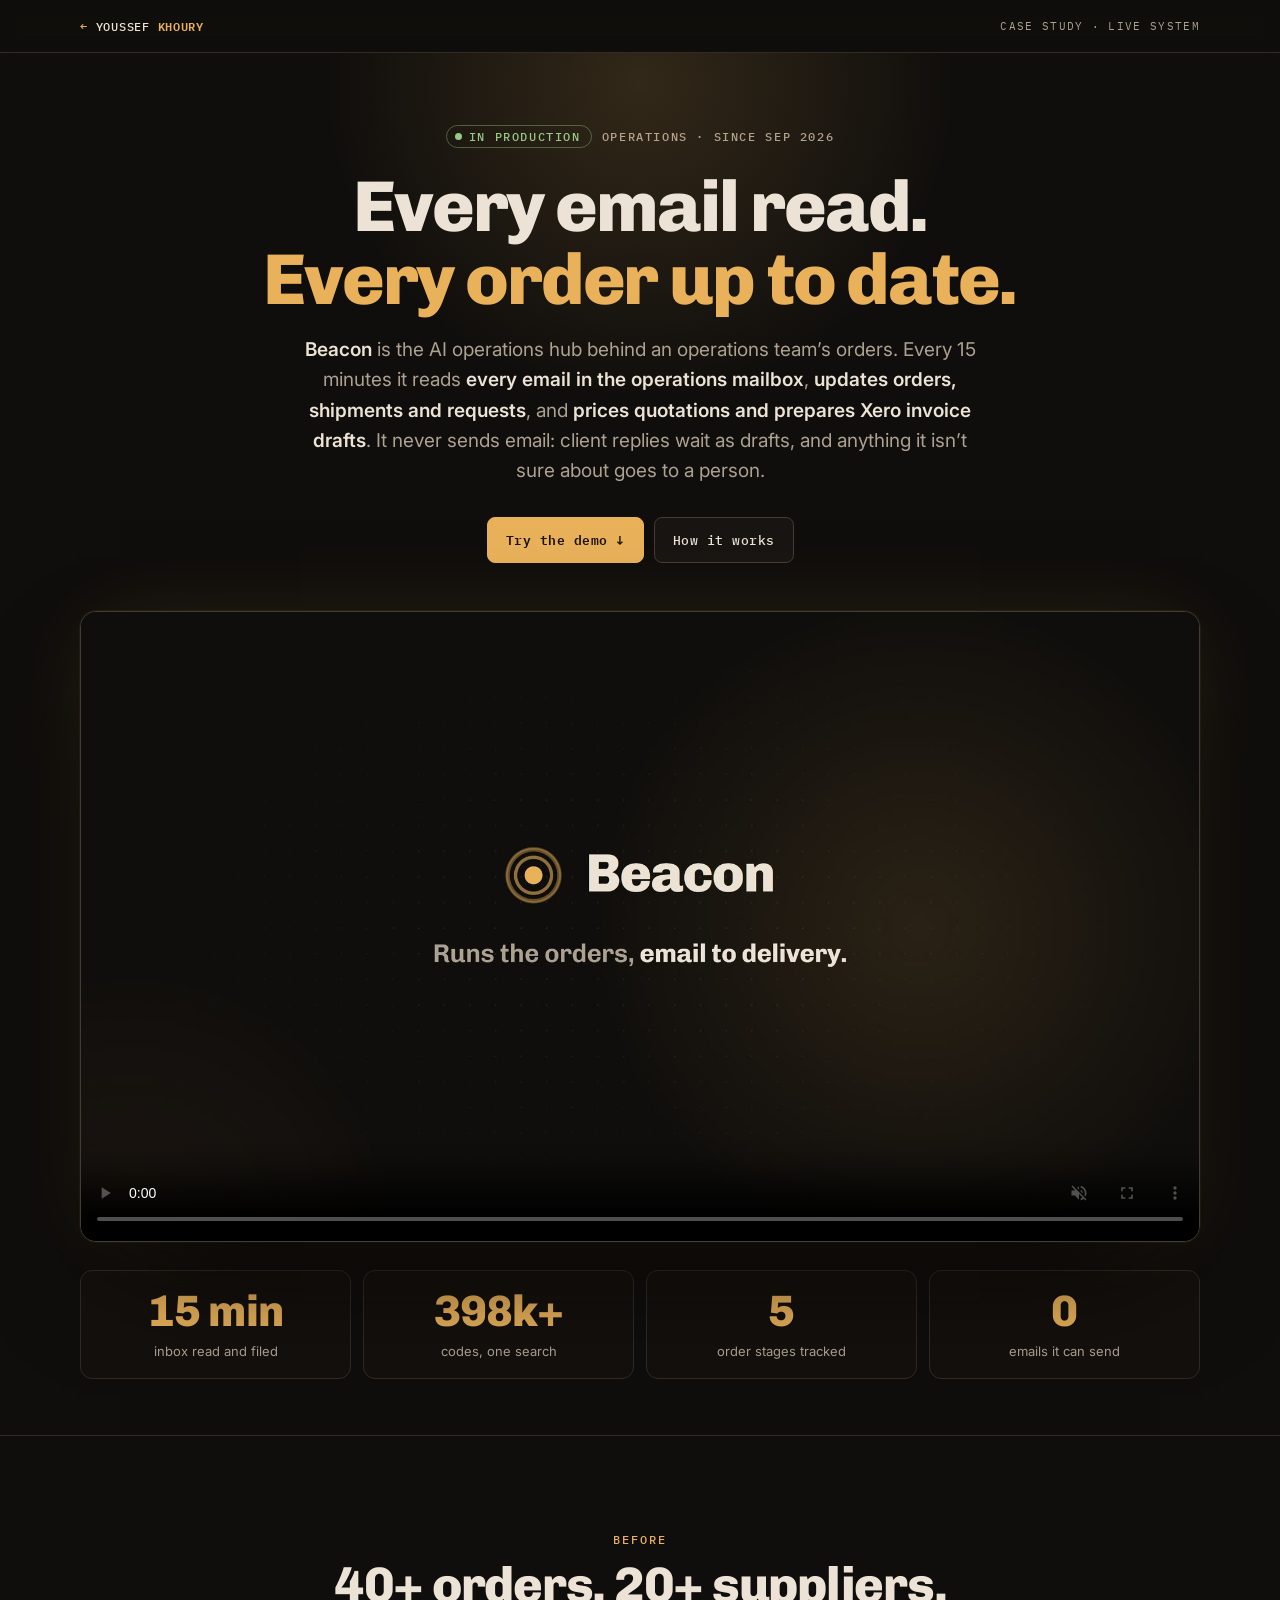
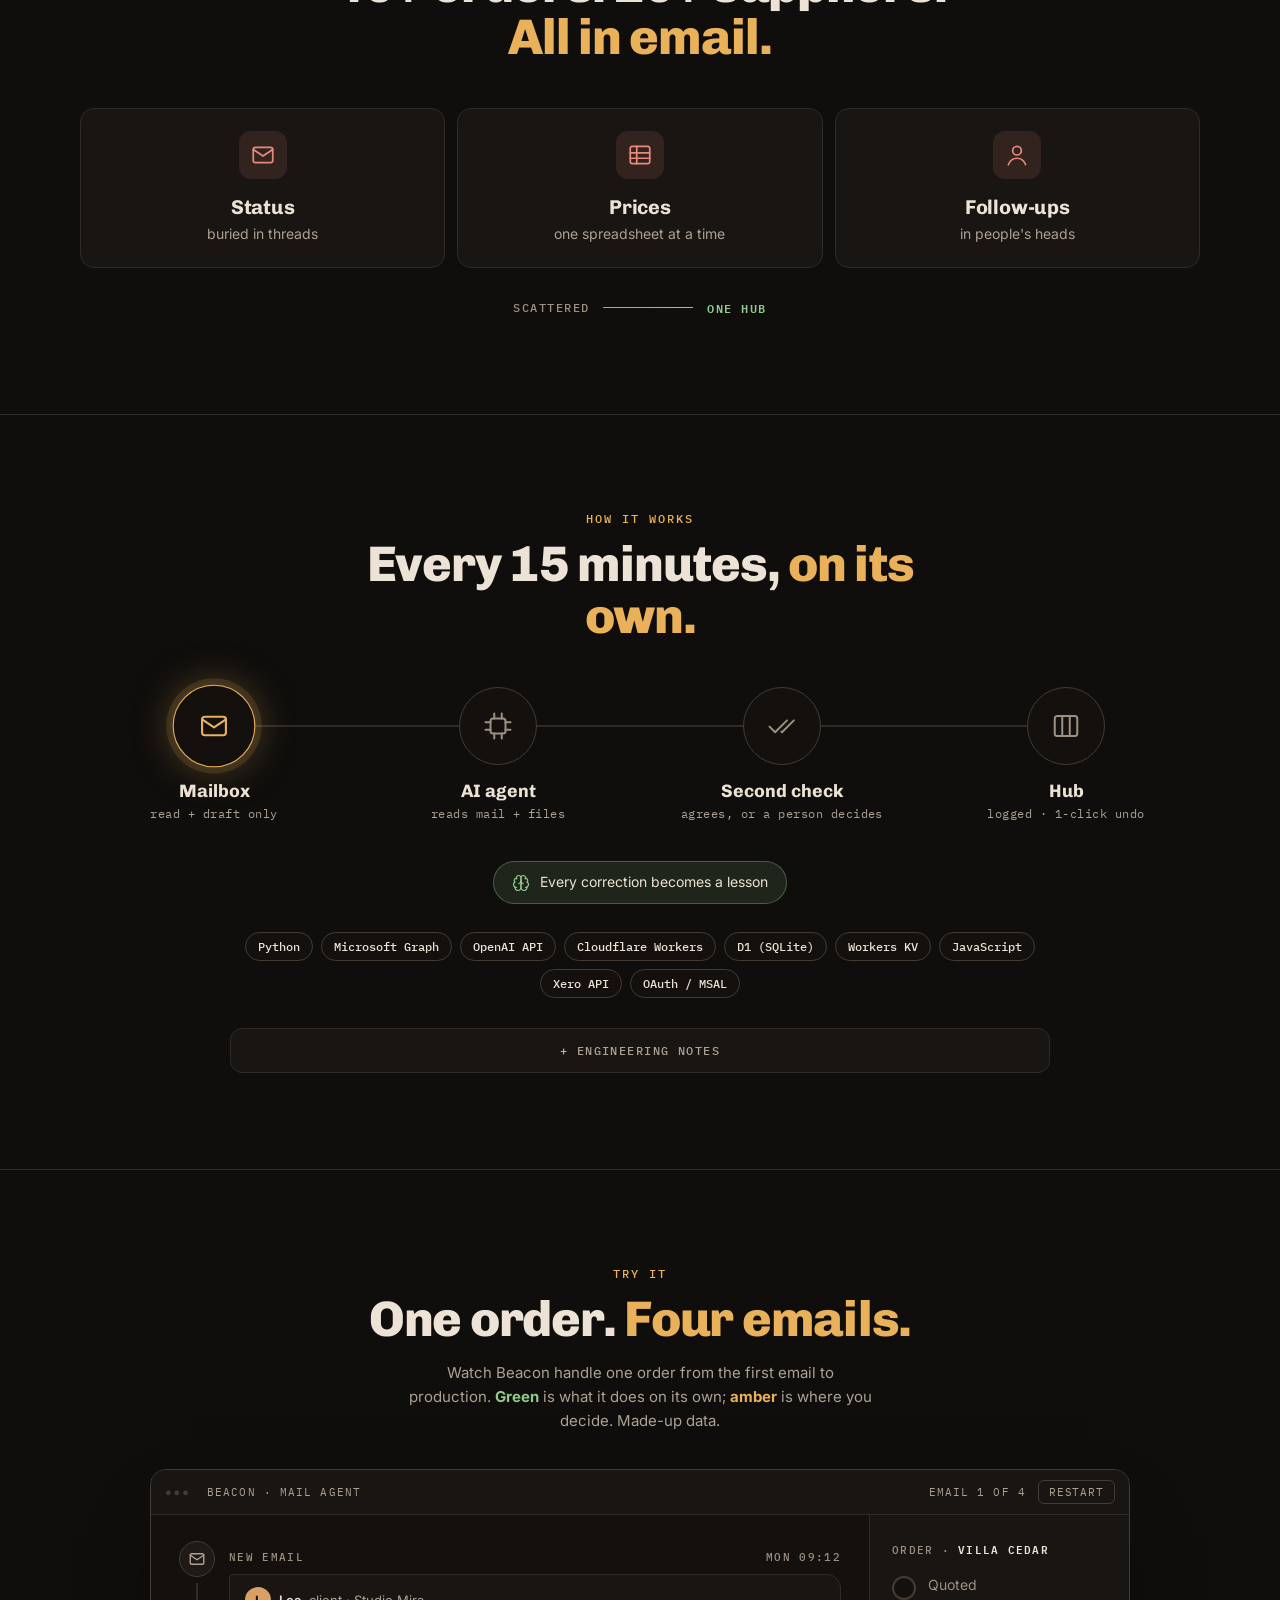
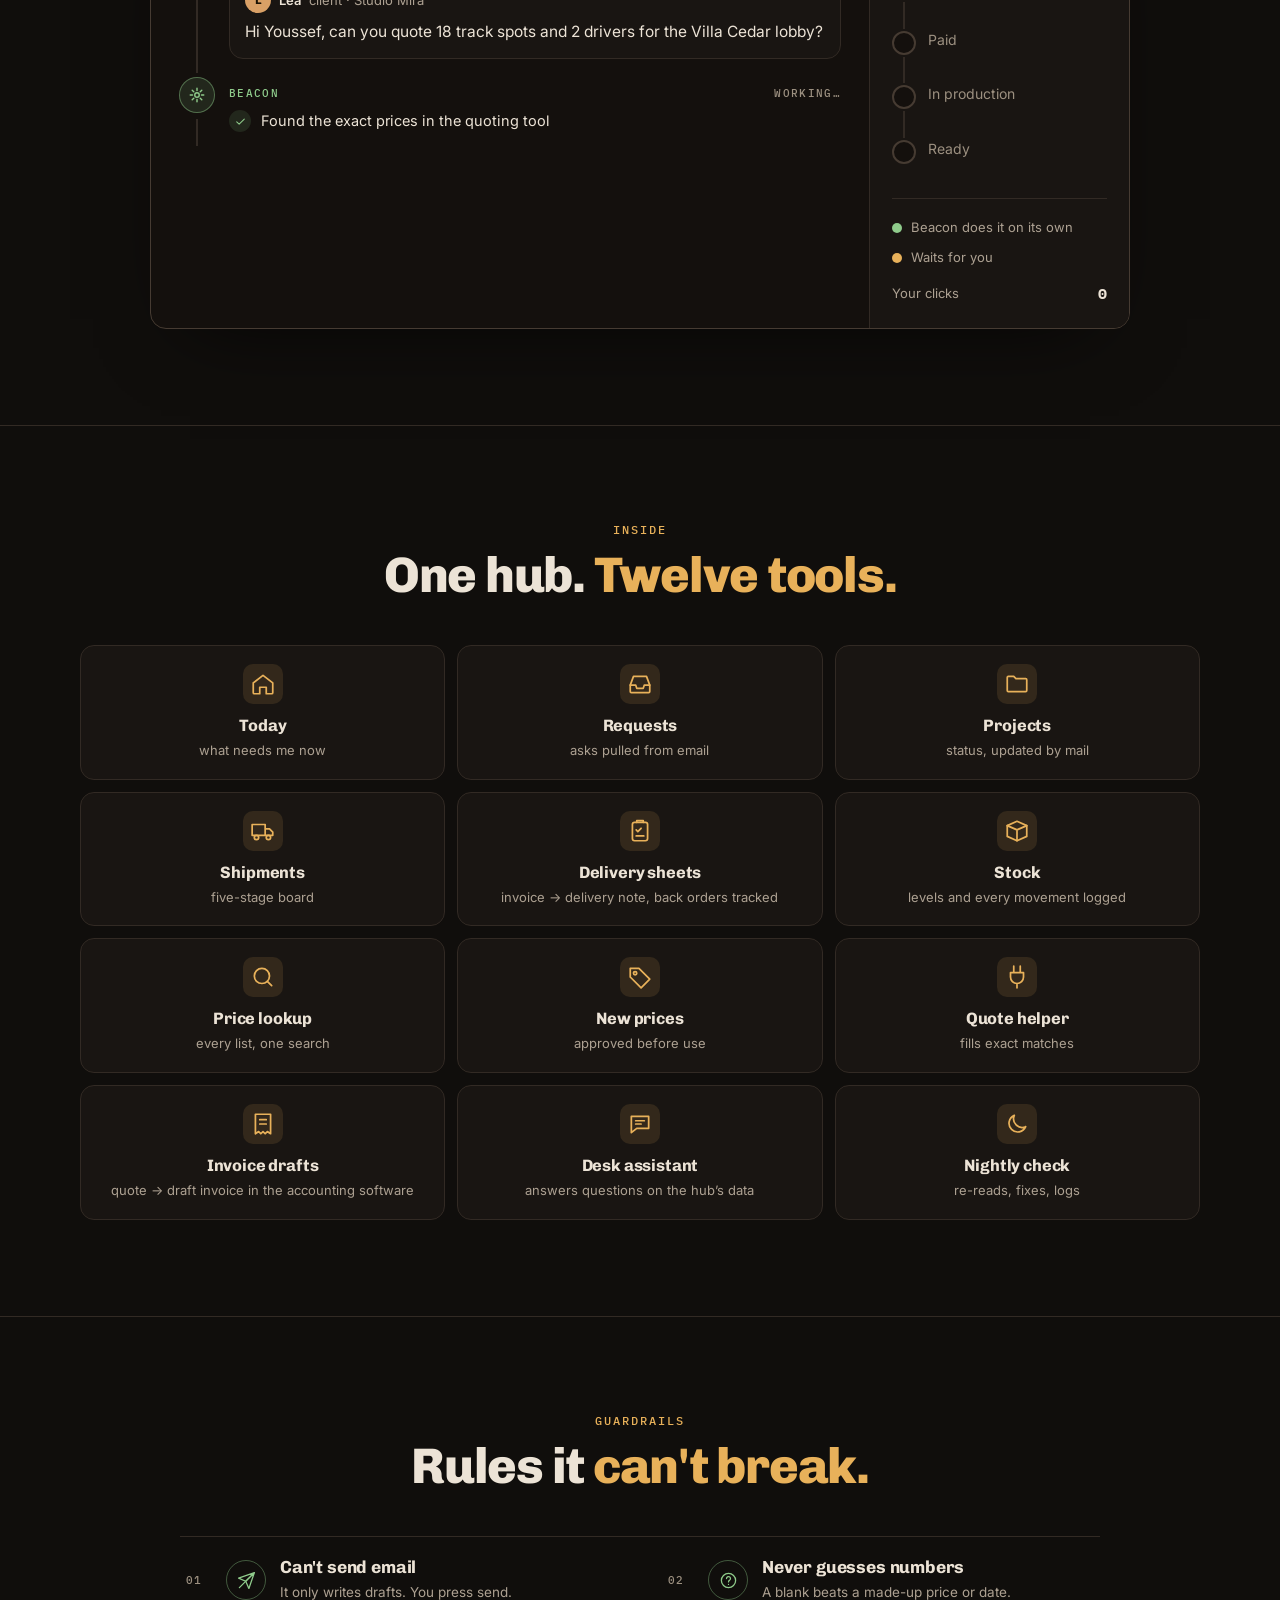
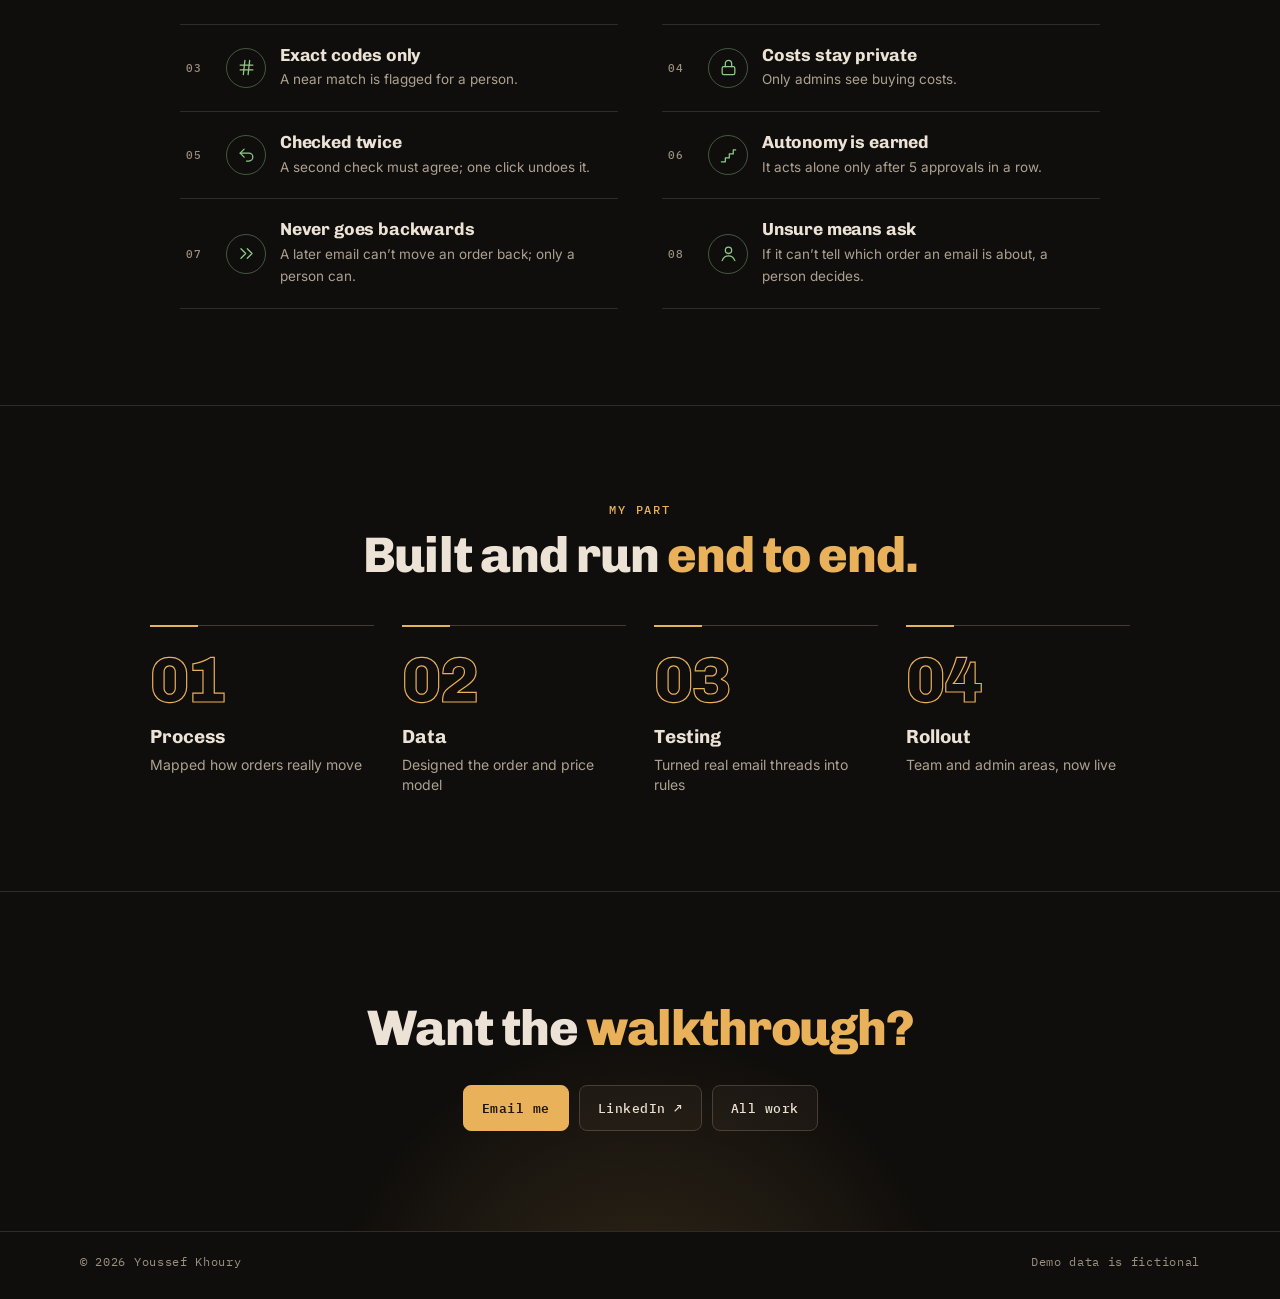
<file: beacon/index.html>
<!doctype html>
<html lang="en">
<head>
<meta charset="UTF-8" />
<meta name="viewport" content="width=device-width, initial-scale=1.0" />
<meta name="theme-color" content="#100E0C" />
<meta name="author" content="Youssef Khoury" />
<meta name="description" content="Beacon: the operations hub I built and run for an operations team. An AI mail agent turns supplier and client emails into order, shipment, request and payment updates every 15 minutes, and a person approves anything that leaves the company." />
<meta property="og:title" content="Beacon: an AI operations hub in production · Youssef Khoury" />
<meta property="og:description" content="An AI mail agent that turns supplier and client emails into order, shipment and payment updates, with a person in charge of anything that goes out." />
<meta property="og:type" content="article" />
<meta property="og:url" content="https://youssefkhoury.me/beacon/" />
<meta property="og:image" content="https://youssefkhoury.me/assets/og-beacon.png" />
<meta property="og:image:width" content="1200" />
<meta property="og:image:height" content="630" />
<meta property="og:image:alt" content="Beacon: an AI mail agent that turns the operations inbox into work, and knows when to ask." />
<meta name="twitter:card" content="summary_large_image" />
<meta name="twitter:title" content="Beacon: an AI operations hub in production · Youssef Khoury" />
<meta name="twitter:description" content="An AI mail agent that turns supplier and client emails into order, shipment and payment updates, with a person in charge of anything that goes out." />
<meta name="twitter:image" content="https://youssefkhoury.me/assets/og-beacon.png" />
<link rel="canonical" href="https://youssefkhoury.me/beacon/" />
<link rel="icon" type="image/png" sizes="32x32" href="../assets/favicon-32.png?v=3" />
<link rel="apple-touch-icon" href="../assets/apple-touch-icon.png?v=3" />
<title>Beacon · Youssef Khoury</title>
<link rel="preconnect" href="https://fonts.googleapis.com" />
<link rel="preconnect" href="https://fonts.gstatic.com" crossorigin />
<link rel="stylesheet" href="https://fonts.googleapis.com/css2?family=Chivo:wght@400..900&family=IBM+Plex+Mono:wght@400;500;600&family=Inter:wght@400;500;600&display=swap" />
<script defer src="https://cloud.umami.is/script.js" data-website-id="98d1a2bc-2c8e-4650-aa3e-07665e87773f"></script>
<script>document.documentElement.classList.add('js');</script>
<style>
:root {
  --bg: #100E0C; --surface: #191512; --surface-2: #14100D; --surface-3: #1F1A16;
  --line: #322A24; --line-2: #463B32;
  --ink: #ECE3D6; --muted: #ADA192; --faint: #9C9080;
  --accent: #E8B15A; --accent-2: #C97F4B; --accent-soft: rgba(232,177,90,.12);
  --ok: #8FCB8B; --ok-soft: rgba(143,203,139,.12);
  --warn: #E7A35A; --bad: #E58A7B; --bad-soft: rgba(229,138,123,.12);
  --mono: "IBM Plex Mono", ui-monospace, SFMono-Regular, Menlo, monospace;
  --display: "Chivo", "Inter", system-ui, sans-serif;
  --body: "Inter", system-ui, -apple-system, "Segoe UI", sans-serif;
  --shell: min(100% - 32px, 1120px);
  --ease: cubic-bezier(.22,.61,.36,1);
  --out: cubic-bezier(.16,1,.3,1);
  --r: 12px;
}
* { box-sizing: border-box; }
html { scroll-behavior: smooth; overflow-x: clip; }
body { margin: 0; background: var(--bg); color: var(--ink); font: 15px/1.6 var(--body); -webkit-font-smoothing: antialiased; overflow-x: clip; }
a { color: inherit; }
.shell { width: var(--shell); margin: 0 auto; }
.skip-link { position: fixed; z-index: 99; top: 10px; left: 10px; padding: 8px 12px; background: var(--accent); color: #1a1204; border-radius: 6px; font: 12px var(--mono); transform: translateY(-160%); }
.skip-link:focus { transform: none; }
:focus-visible { outline: 2px solid var(--accent); outline-offset: 3px; }

/* scroll progress */
.progress { position: fixed; z-index: 30; top: 0; left: 0; right: 0; height: 2px; background: linear-gradient(90deg, var(--accent-2), var(--accent)); transform-origin: 0 50%; transform: scaleX(0); }

/* reveal on scroll */
.js .rv { opacity: 0; transform: translateY(34px); filter: blur(8px); transition: opacity .9s var(--out), transform .9s var(--out), filter .9s var(--out); transition-delay: calc(var(--i, 0) * 90ms); }
.js .rv.in { opacity: 1; transform: none; filter: none; }
.js .rv.pop { transform: translateY(24px) scale(.94); }
.js .rv.pop.in { transform: none; }

/* icons: stroke draws in when revealed */
.ico { width: 26px; height: 26px; display: block; fill: none; stroke: currentColor; stroke-width: 1.6; stroke-linecap: round; stroke-linejoin: round; }
.ico * { stroke-dasharray: 1; stroke-dashoffset: 0; }
.js .rv .ico * { stroke-dashoffset: 1; transition: stroke-dashoffset 1.3s var(--ease); transition-delay: calc(var(--i, 0) * 90ms + 250ms); }
.js .rv.in .ico * { stroke-dashoffset: 0; }

/* top bar */
.topbar { position: sticky; top: 0; z-index: 20; background: rgba(16,14,12,.86); backdrop-filter: blur(10px); -webkit-backdrop-filter: blur(10px); border-bottom: 1px solid var(--line); }
.topbar .shell { display: flex; align-items: center; justify-content: space-between; height: 52px; gap: 12px; }
.back { display: inline-flex; align-items: center; gap: 8px; padding: 8px 0; margin: -8px 0; text-decoration: none; font: 500 12px var(--mono); letter-spacing: .06em; color: var(--ink); }
.back b { color: var(--accent); font-weight: 600; }
.back:hover span.arr { transform: translateX(-3px); }
.back span.arr { transition: transform .2s var(--ease); color: var(--accent); }
.tb-tag { font: 11px var(--mono); letter-spacing: .12em; color: var(--muted); text-transform: uppercase; white-space: nowrap; }

/* hero */
.hero { padding: 72px 0 56px; position: relative; overflow: hidden; }
.glow { position: absolute; width: 900px; height: 900px; left: 50%; top: -420px; margin-left: -450px; background: radial-gradient(closest-side, rgba(232,177,90,.16), transparent 70%); pointer-events: none; }
.eyebrow { display: flex; justify-content: center; align-items: center; gap: 10px; font: 500 11.5px var(--mono); letter-spacing: .14em; text-transform: uppercase; color: var(--muted); margin: 0 0 22px; flex-wrap: wrap; }
.live { display: inline-flex; align-items: center; gap: 7px; padding: 3px 10px 3px 8px; border: 1px solid rgba(143,203,139,.4); border-radius: 99px; color: var(--ok); }
.live i { width: 7px; height: 7px; border-radius: 50%; background: var(--ok); animation: pulse 2s infinite; }
@keyframes pulse { 0% { box-shadow: 0 0 0 0 rgba(143,203,139,.55); } 70% { box-shadow: 0 0 0 8px rgba(143,203,139,0); } 100% { box-shadow: 0 0 0 0 rgba(143,203,139,0); } }
h1 { font: 800 clamp(34px, 6.4vw, 72px)/1.02 var(--display); letter-spacing: -.03em; margin: 0 auto 18px; text-align: center; }
h1 em { display: block; }
@media (min-width: 720px) { h1, h1 em { white-space: nowrap; } }
h1 .w { display: inline-block; }
.js h1 .w { opacity: 0; transform: translateY(.5em) rotate(4deg); filter: blur(10px); animation: word 1s var(--out) forwards; animation-delay: calc(var(--i) * 70ms + 150ms); }
@keyframes word { to { opacity: 1; transform: none; filter: none; } }
h1 em { font-style: normal; color: var(--accent); }
.sub { text-align: center; font-size: clamp(16px, 2vw, 19px); color: var(--muted); margin: 0 auto 30px; max-width: 58ch; }
.sub b { color: var(--ink); font-weight: 600; }
.hero-actions { display: flex; gap: 10px; flex-wrap: wrap; justify-content: center; }
.btn { display: inline-flex; align-items: center; gap: 8px; padding: 11px 18px; border-radius: 8px; border: 1px solid var(--line-2); background: var(--surface); color: var(--ink); font: 500 12.5px var(--mono); letter-spacing: .04em; text-decoration: none; cursor: pointer; transition: border-color .2s, background .2s, transform .2s var(--ease); }
.btn:hover { border-color: var(--accent); transform: translateY(-2px); }
.btn.primary { background: var(--accent); color: #1a1204; border-color: var(--accent); font-weight: 600; }
.btn.primary:hover { background: #F4C56D; }

.reel-wrap { margin: 48px auto 0; perspective: 1600px; }
.reel { position: relative; border-radius: 16px; overflow: hidden; border: 1px solid var(--line-2); background: #0C0A09; box-shadow: 0 50px 120px -40px rgba(0,0,0,.9), 0 0 0 1px rgba(232,177,90,.06), 0 0 80px -20px rgba(232,177,90,.18); transform-origin: 50% 0; will-change: transform; }
.reel video { display: block; width: 100%; height: auto; aspect-ratio: 16 / 9; }
.js .reel { animation: rise 1.4s var(--out) .55s both; }
@keyframes rise { from { opacity: 0; transform: translateY(60px) rotateX(18deg) scale(.94); } to { opacity: 1; transform: none; } }

.stats { display: grid; grid-template-columns: repeat(4, 1fr); gap: 12px; margin-top: 28px; }
.stat { text-align: center; border: 1px solid var(--line); border-radius: var(--r); background: var(--surface-2); padding: 18px 18px 16px; }
.stat b { display: block; font: 800 clamp(30px, 4vw, 44px)/1 var(--display); color: var(--accent); letter-spacing: -.02em; margin-bottom: 8px; font-variant-numeric: tabular-nums; }
.stat span { font-size: 13px; color: var(--muted); display: block; }

/* sections */
section.block { padding: 96px 0; border-top: 1px solid var(--line); position: relative; }
.kick { display: block; text-align: center; font: 500 12px var(--mono); letter-spacing: .16em; text-transform: uppercase; color: var(--accent); margin: 0 0 12px; }
h2 { font: 800 clamp(28px, 4.4vw, 50px)/1.05 var(--display); letter-spacing: -.025em; margin: 0 auto 44px; text-align: center; max-width: 20ch; }
h2 em { font-style: normal; color: var(--accent); }
.lead { text-align: center; color: var(--muted); margin: -28px auto 36px; max-width: 52ch; }

/* tiles */
.tiles { display: grid; gap: 12px; }
.t3 { grid-template-columns: repeat(3, 1fr); }
.t4 { grid-template-columns: repeat(4, 1fr); }
.tile { text-align: center; border: 1px solid var(--line); border-radius: 14px; background: var(--surface); padding: 22px; position: relative; overflow: hidden; transition: border-color .3s, transform .3s var(--ease); }
.tile:hover { border-color: var(--line-2); transform: translateY(-3px); }
.tile::after { content: ""; position: absolute; inset: 0; background: radial-gradient(400px circle at var(--mx, 50%) var(--my, 0%), rgba(232,177,90,.08), transparent 45%); opacity: 0; transition: opacity .3s; pointer-events: none; }
.tile:hover::after { opacity: 1; }
.badge { width: 48px; height: 48px; border-radius: 12px; display: grid; place-items: center; background: var(--accent-soft); color: var(--accent); margin: 0 auto 16px; }
.badge.g { background: var(--ok-soft); color: var(--ok); }
.badge.b { background: var(--bad-soft); color: var(--bad); }
.tile h3 { font: 700 20px/1.2 var(--display); margin: 0 0 4px; letter-spacing: -.01em; }
.tile p { margin: 0; color: var(--muted); font-size: 14px; }
.tile.sm { padding: 18px; }
.tile.sm .badge { width: 40px; height: 40px; border-radius: 10px; margin: 0 auto 12px; }
.tile.sm h3 { font-size: 16.5px; }
.tile.sm p { font-size: 13px; }

/* before -> after */
.shift { display: flex; align-items: center; justify-content: center; gap: 14px; margin-top: 30px; font: 500 12px var(--mono); letter-spacing: .12em; text-transform: uppercase; color: var(--faint); }
.shift b { color: var(--ok); font-weight: 600; }
.shift i { display: block; width: 90px; height: 1px; background: linear-gradient(90deg, var(--bad), var(--ok)); transform-origin: 0 50%; transform: scaleX(0); transition: transform 1.2s var(--out) .4s; }
.shift.in i { transform: none; }

/* pipeline (scroll driven) */
.pipe { --p: 0; position: relative; display: grid; grid-template-columns: repeat(4, 1fr); gap: 16px; }
.track { position: absolute; left: 12.5%; right: 12.5%; top: 38px; height: 2px; background: var(--line); border-radius: 2px; }
.fill { position: absolute; inset: 0; background: linear-gradient(90deg, var(--accent-2), var(--accent)); transform-origin: 0 50%; transform: scaleX(var(--p)); border-radius: 2px; }
.packet { position: absolute; top: 50%; left: calc(var(--p) * 100%); width: 12px; height: 12px; margin: -6px 0 0 -6px; border-radius: 50%; background: var(--accent); box-shadow: 0 0 0 4px rgba(232,177,90,.18), 0 0 24px 4px rgba(232,177,90,.5); opacity: calc(var(--p) * 20); }
.pnode { text-align: center; position: relative; }
.ring { width: 78px; height: 78px; margin: 0 auto 16px; border-radius: 50%; display: grid; place-items: center; background: var(--surface-2); border: 1px solid var(--line-2); color: var(--faint); position: relative; z-index: 1; transition: color .5s, border-color .5s, box-shadow .5s, transform .5s var(--out); }
.ring .ico { width: 30px; height: 30px; }
.pnode.lit .ring { color: var(--accent); border-color: var(--accent); box-shadow: 0 0 0 6px var(--accent-soft), 0 0 40px -6px rgba(232,177,90,.55); transform: scale(1.06); }
.pnode.lit.g .ring { color: var(--ok); border-color: var(--ok); box-shadow: 0 0 0 6px var(--ok-soft), 0 0 40px -6px rgba(143,203,139,.55); }
.pnode h3 { font: 700 18px/1.2 var(--display); margin: 0 0 4px; }
.pnode p { margin: 0; font: 12px var(--mono); letter-spacing: .04em; color: var(--muted); }
.loop { display: flex; justify-content: center; align-items: center; gap: 10px; margin: 40px auto 0; width: fit-content; max-width: 100%; border: 1px solid rgba(143,203,139,.35); background: var(--ok-soft); border-radius: 99px; padding: 9px 18px; font-size: 14px; color: var(--ink); }
.loop .ico { width: 18px; height: 18px; color: var(--ok); flex: none; }
.js .loop .ico { animation: think 2.4s var(--ease) infinite; transform-origin: 50% 50%; transform-box: fill-box; }
@keyframes think { 0%, 100% { transform: scale(1); filter: drop-shadow(0 0 0 rgba(143,203,139,0)); } 50% { transform: scale(1.12); filter: drop-shadow(0 0 6px rgba(143,203,139,.7)); } }
.stack { display: flex; flex-wrap: wrap; justify-content: center; gap: 8px; margin: 28px auto 0; max-width: 820px; }
.stack span { font: 500 12px var(--mono); padding: 6px 12px; border: 1px solid var(--line-2); border-radius: 99px; color: var(--ink); background: var(--surface-2); }
details.more { margin: 30px auto 0; max-width: 820px; border: 1px solid var(--line); border-radius: var(--r); background: var(--surface); }
details.more summary { cursor: pointer; padding: 14px 20px; font: 500 12px var(--mono); letter-spacing: .12em; text-transform: uppercase; color: var(--muted); list-style: none; text-align: center; }
details.more summary::-webkit-details-marker { display: none; }
details.more summary::before { content: "+ "; color: var(--accent); }
details.more[open] summary::before { content: "− "; }
details.more summary:hover { color: var(--ink); }
.eng { display: grid; grid-template-columns: repeat(2, 1fr); gap: 10px 28px; margin: 0; padding: 4px 20px 20px; list-style: none; }
.eng li { position: relative; padding-left: 18px; color: var(--muted); font-size: 14px; }
.eng li::before { content: "▸"; position: absolute; left: 0; color: var(--accent); }
.eng li b { color: var(--ink); font-weight: 600; }

/* desktop scrollbar, same as the main site */
@media (min-width: 900px) {
  html { scrollbar-color: var(--accent) var(--surface-2); scrollbar-width: thin; }
  html::-webkit-scrollbar { width: 12px; }
  html::-webkit-scrollbar-track { background: var(--surface-2); border-left: 1px solid var(--line); }
  html::-webkit-scrollbar-thumb { background: var(--accent); border: 3px solid var(--surface-2); border-radius: 999px; }
  html::-webkit-scrollbar-thumb:hover { background: #F4C56D; }
}
/* guardrails: a numbered rulebook, not boxes */
.rules { list-style: none; margin: 0 auto; padding: 0; max-width: 920px; display: grid; grid-template-columns: 1fr 1fr; gap: 0 44px; border-top: 1px solid var(--line); }
.rules li { display: grid; grid-template-columns: 26px 40px minmax(0, 1fr); align-items: center; gap: 14px; padding: 20px 6px; border-bottom: 1px solid var(--line); transition: background .3s; }
.rules li:hover { background: linear-gradient(90deg, var(--ok-soft), transparent 70%); }
.rl-n { font: 500 11px var(--mono); letter-spacing: .1em; color: var(--faint); }
.rl-ico { width: 40px; height: 40px; border-radius: 50%; display: grid; place-items: center; border: 1px solid rgba(143,203,139,.4); color: var(--ok); }
.rl-ico .ico { width: 19px; height: 19px; }
.rules h3 { font: 700 17.5px/1.25 var(--display); margin: 0; letter-spacing: -.01em; }
.rules p { margin: 3px 0 0; font-size: 13.5px; color: var(--muted); }
@media (max-width: 720px) {
  .rules { grid-template-columns: 1fr; }
  .rules li { grid-template-columns: 22px 36px minmax(0, 1fr); gap: 12px; padding: 16px 2px; }
  .rl-ico { width: 36px; height: 36px; }
}
/* my part: four steps, big outlined numbers */
.flow4 { list-style: none; margin: 0 auto; padding: 0; max-width: 980px; display: grid; grid-template-columns: repeat(4, minmax(0, 1fr)); gap: 0 28px; }
.flow4 li { position: relative; padding-top: 22px; border-top: 1px solid var(--line-2); }
.flow4 li::before { content: ""; position: absolute; top: -1px; left: 0; width: 48px; height: 2px; background: var(--accent); transition: width 1s var(--out) .35s; }
.js .flow4 li.rv:not(.in)::before { width: 0; }
.fl-num { display: block; margin-bottom: 14px; font: 800 64px/1 var(--display); letter-spacing: -.02em; color: transparent; -webkit-text-stroke: 1.2px var(--accent); }
@supports not (-webkit-text-stroke: 1px red) { .fl-num { color: var(--accent); } }
.flow4 h3 { font: 700 19px/1.2 var(--display); margin: 0 0 6px; }
.flow4 p { margin: 0; font-size: 14px; line-height: 1.45; color: var(--muted); }
@media (max-width: 720px) {
  .flow4 { grid-template-columns: 1fr; max-width: 440px; }
  .flow4 li { display: grid; grid-template-columns: 58px minmax(0, 1fr); gap: 0 14px; align-items: center; padding: 18px 0; }
  .flow4 li:last-child { border-bottom: 1px solid var(--line-2); }
  .fl-num { margin: 0; font-size: 46px; }
  .flow4 h3 { font-size: 17px; margin-bottom: 3px; }
  .flow4 p { font-size: 13.5px; }
}
/* demo */
.demo { max-width: 980px; margin: 0 auto; scroll-margin-top: 76px; border: 1px solid var(--line-2); border-radius: 16px; background: var(--surface-2); overflow: hidden; box-shadow: 0 30px 80px -40px rgba(0,0,0,.8); }
.win-bar { display: flex; align-items: center; justify-content: space-between; gap: 10px; padding: 10px 14px; border-bottom: 1px solid var(--line); background: var(--surface); font: 11px var(--mono); letter-spacing: .1em; color: var(--muted); text-transform: uppercase; }
.win-bar .dots { color: var(--line-2); letter-spacing: 2px; }
.win-bar .wb-r { display: flex; align-items: center; gap: 12px; }
.win-bar button { background: none; border: 1px solid var(--line-2); color: var(--muted); font: 11px var(--mono); letter-spacing: .08em; padding: 4px 10px; border-radius: 6px; cursor: pointer; text-transform: uppercase; }
.win-bar button:hover { color: var(--ink); border-color: var(--accent); }
.demo-body { display: grid; grid-template-columns: minmax(0, 1fr); }

/* order tracker */
.side { background: var(--surface); border-bottom: 1px solid var(--line); padding: 14px 16px 12px; }
.tr-h { font: 500 10.5px var(--mono); letter-spacing: .12em; text-transform: uppercase; color: var(--faint); margin: 0 0 12px; }
.tr-h b { color: var(--ink); font-weight: 600; }
.tr { list-style: none; margin: 0; padding: 0; display: grid; grid-template-columns: repeat(4, minmax(0, 1fr)); }
.tr li { position: relative; text-align: center; font-size: 12px; line-height: 1.3; color: var(--faint); transition: color .4s; }
.tr li + li::before { content: ""; position: absolute; top: 11px; right: 50%; width: 100%; height: 2px; background: var(--line); transition: background .5s; }
.tr li.on::before { background: var(--ok); }
.tr-dot { position: relative; z-index: 1; width: 24px; height: 24px; margin: 0 auto 6px; border-radius: 50%; display: grid; place-items: center; background: var(--surface-2); border: 2px solid var(--line-2); color: #10200f; transition: background .4s, border-color .4s; }
.tr-dot svg { width: 13px; height: 13px; }
.tr li.on { color: var(--ink); }
.tr li.on .tr-dot { background: var(--ok); border-color: var(--ok); }
.tr li.now .tr-dot { animation: pulse 1.8s infinite; }
.tr li.flash .tr-dot { animation: pop 1s var(--out); }
.tr small { display: block; min-height: 1.3em; margin-top: 2px; font: 11px/1.3 var(--mono); color: var(--muted); }
.tr li.late small { color: var(--accent); }
.tr li.flash small { animation: rise .6s var(--out) both; }
@keyframes pop { 0% { transform: scale(.6); } 60% { transform: scale(1.25); box-shadow: 0 0 0 8px rgba(143,203,139,.25); } 100% { transform: none; } }
.legend { display: none; }

/* scene */
.scene { padding: 20px 22px 24px; min-width: 0; }
.lane { position: relative; display: grid; grid-template-columns: 36px minmax(0, 1fr); gap: 0 14px; padding-bottom: 18px; }
.lane::before { content: ""; position: absolute; left: 17px; top: 42px; bottom: 4px; width: 2px; background: var(--line); }
.lane.you::before, .lane.auto::before { display: none; }
.l-ico { width: 36px; height: 36px; border-radius: 50%; display: grid; place-items: center; background: var(--surface-3); border: 1px solid var(--line-2); color: var(--muted); }
.l-ico svg { width: 18px; height: 18px; }
.lane.bot .l-ico, .lane.auto .l-ico { color: var(--ok); border-color: rgba(143,203,139,.45); background: var(--ok-soft); }
.lane.you .l-ico { color: var(--accent); border-color: rgba(232,177,90,.5); background: var(--accent-soft); }
.l-h { display: flex; justify-content: space-between; gap: 8px; margin: 9px 0 10px; font: 500 11px var(--mono); letter-spacing: .12em; text-transform: uppercase; color: var(--faint); }
.lane.bot .l-h span:first-child, .lane.auto .l-h span:first-child { color: var(--ok); }
.lane.you .l-h span:first-child { color: var(--accent); }
.bubble { background: var(--surface); border: 1px solid var(--line); border-radius: 4px 14px 14px 14px; padding: 12px 15px 14px; }
.who { display: flex; align-items: center; gap: 8px; flex-wrap: wrap; font-size: 13px; color: var(--muted); margin-bottom: 7px; }
.who b { color: var(--ink); font-weight: 600; }
.av { width: 26px; height: 26px; border-radius: 50%; display: grid; place-items: center; font: 700 12px var(--display); color: #1a1204; background: #D9A066; }
.av.supplier { background: #9DB8D6; color: #0e1620; }
.bubble p { margin: 0; font-size: 15.5px; line-height: 1.55; color: var(--ink); }
.acts { list-style: none; margin: 0; padding: 0; display: grid; gap: 8px; }
.acts li { display: flex; align-items: center; gap: 10px; font-size: 14.5px; line-height: 1.4; }
.acts li b { font-weight: 600; }
.acts .tk { flex: 0 0 22px; height: 22px; border-radius: 50%; display: grid; place-items: center; background: var(--ok-soft); color: var(--ok); font: 700 12px var(--mono); }
.acts .tk svg { width: 13px; height: 13px; }
.acts li.warn { color: var(--accent); }
.acts li.warn .tk { background: var(--accent-soft); color: var(--accent); }
.result { margin-top: 14px; }

/* documents Beacon makes */
.paper { position: relative; max-width: 400px; background: #F3EBDD; color: #2a211a; border-radius: 8px; padding: 13px 16px 12px; box-shadow: 0 14px 30px -14px rgba(0,0,0,.8); }
.paper-h { display: flex; justify-content: space-between; align-items: baseline; gap: 8px; margin-bottom: 8px; font: 600 11px var(--mono); letter-spacing: .1em; text-transform: uppercase; color: #7a6652; }
.paper-h b { font: 700 15px var(--display); letter-spacing: 0; text-transform: none; color: #2a211a; }
.ln { display: flex; justify-content: space-between; gap: 12px; padding: 6px 0; border-top: 1px dashed #d4c6ae; font-size: 13.5px; }
.ln span:last-child { font-family: var(--mono); font-size: 12.5px; white-space: nowrap; }
.ln.tot { border-top: 1.5px solid #2a211a; font-weight: 700; }
.stamp { position: absolute; right: 14px; top: 38px; transform: rotate(-10deg); border: 2px solid #b8543d; color: #b8543d; border-radius: 4px; padding: 1px 8px; font: 800 12px var(--mono); letter-spacing: .14em; opacity: .85; }
.attach { display: flex; align-items: center; gap: 8px; flex-wrap: wrap; margin-top: 10px; font-size: 13px; color: var(--muted); }
.attach i { font-style: normal; font: 700 10px var(--mono); background: var(--bad); color: #1a0f0c; border-radius: 4px; padding: 3px 5px; }
.remind { display: flex; align-items: center; gap: 10px; margin-top: 10px; font-size: 13.5px; color: var(--muted); }
.remind::before { content: ""; flex: 0 0 8px; height: 8px; border-radius: 50%; background: var(--accent); }
.change { display: flex; align-items: center; gap: 10px; flex-wrap: wrap; max-width: 400px; background: var(--surface); border: 1px solid var(--line-2); border-radius: 10px; padding: 12px 14px; font-size: 14px; }
.change .k { color: var(--muted); }
.change .from { color: var(--faint); text-decoration: line-through; }
.change .to { color: var(--ok); font-weight: 600; }
.change.maybe .to { color: var(--accent); }
.change .chip { margin-left: auto; }
.chip { display: inline-flex; align-items: center; font: 500 10.5px var(--mono); letter-spacing: .08em; text-transform: uppercase; padding: 2px 8px; border-radius: 99px; border: 1px solid var(--line-2); color: var(--faint); }
.chip.amber { color: var(--accent); border-color: rgba(232,177,90,.5); background: var(--accent-soft); }

/* your part */
.why { margin: 0 0 12px; font-size: 14.5px; line-height: 1.5; color: var(--muted); }
.why b { color: var(--ink); font-weight: 600; }
.dec-row { display: flex; gap: 8px; flex-wrap: wrap; }
.dec { display: inline-flex; align-items: center; justify-content: center; gap: 8px; flex: 1 1 200px; min-height: 46px; padding: 11px 16px; border-radius: 10px; border: 1px solid var(--line-2); background: transparent; color: var(--muted); font: 600 14px var(--body); cursor: pointer; transition: background .2s, border-color .2s, color .2s, transform .2s var(--ease); }
.dec svg { width: 15px; height: 15px; }
.dec.yes { background: var(--accent); border-color: var(--accent); color: #1a1204; animation: nudge 2.4s var(--ease) infinite; }
.dec.yes:hover { background: #F4C56D; transform: translateY(-1px); }
.dec.no { flex: 0 1 160px; }
.dec.no:hover { color: var(--ink); border-color: var(--bad); }
.said { padding: 12px 14px; border-radius: 10px; border: 1px solid; font-size: 14.5px; line-height: 1.5; animation: rise .5s var(--out); }
.said.ok { border-color: rgba(143,203,139,.4); background: var(--ok-soft); }
.said.bad { border-color: rgba(229,138,123,.4); background: var(--bad-soft); }
.said b { font-weight: 600; }
.linkbtn { background: none; border: 0; padding: 0; color: var(--muted); font: 500 12.5px var(--mono); cursor: pointer; text-decoration: underline; text-underline-offset: 3px; }
.linkbtn:hover { color: var(--ink); }
.next-btn { display: flex; width: 100%; justify-content: center; align-items: center; gap: 10px; min-height: 50px; margin-top: 4px; font-size: 13.5px; animation: nudge 2.4s var(--ease) infinite, rise .5s var(--out); }
.nb-dot { width: 8px; height: 8px; border-radius: 50%; background: currentColor; animation: pulse 1.6s infinite; }
.fin-card { margin-top: 4px; border: 1px solid rgba(143,203,139,.4); background: var(--ok-soft); border-radius: 12px; padding: 18px; text-align: center; animation: rise .6s var(--out); }
.fin-h { margin: 0 0 14px; font: 700 18px var(--display); }
.fin-grid { display: grid; grid-template-columns: repeat(3, 1fr); gap: 8px; margin-bottom: 14px; }
.fin-grid div { background: var(--surface); border: 1px solid var(--line); border-radius: 10px; padding: 10px 6px; }
.fin-grid b { display: block; font: 800 26px/1.1 var(--display); color: var(--ok); }
.fin-grid span { font-size: 12px; color: var(--muted); line-height: 1.3; display: block; margin-top: 4px; }
.fin-p { margin: 0 auto 14px; max-width: 46ch; font-size: 14px; color: var(--muted); }
.hid { display: none !important; }
.pop { animation: rise .5s var(--out) both; }
@keyframes rise { from { opacity: 0; transform: translateY(8px); } to { opacity: 1; transform: none; } }
@keyframes nudge { 0%, 100% { box-shadow: 0 0 0 0 rgba(232,177,90,.5); } 60% { box-shadow: 0 0 0 10px rgba(232,177,90,0); } }

@media (min-width: 880px) {
  .demo-body { grid-template-columns: minmax(0, 1fr) 260px; }
  .side { order: 2; border-bottom: 0; border-left: 1px solid var(--line); padding: 24px 22px; }
  .side-in { position: sticky; top: 90px; }
  .tr-h { margin-bottom: 18px; }
  .tr { grid-template-columns: 1fr; }
  .tr li { display: grid; grid-template-columns: 24px 1fr; gap: 0 12px; align-items: center; text-align: left; font-size: 14px; padding-bottom: 22px; }
  .tr li:last-child { padding-bottom: 0; }
  .tr li + li::before { display: none; }
  .tr li:not(:last-child)::after { content: ""; position: absolute; left: 11px; top: 26px; bottom: 2px; width: 2px; background: var(--line); transition: background .5s; }
  .tr li.link::after { background: var(--ok); }
  .tr-dot { grid-row: span 2; margin: 0; align-self: start; }
  .tr small { margin: 0; }
  .legend { display: grid; gap: 9px; margin-top: 26px; padding-top: 18px; border-top: 1px solid var(--line); font-size: 13px; color: var(--muted); }
  .legend span { display: flex; align-items: center; gap: 9px; }
  .legend i { flex: 0 0 10px; height: 10px; border-radius: 50%; }
  .legend .lg-ok { background: var(--ok); }
  .legend .lg-you { background: var(--accent); }
  .legend .clk { margin-top: 6px; }
  .legend .clk b { color: var(--ink); font: 700 15px var(--mono); margin-left: auto; }
  .scene { padding: 26px 28px 28px; }
}
@media (max-width: 520px) {
  .scene { padding: 16px 14px 20px; }
  .lane { grid-template-columns: 30px minmax(0, 1fr); gap: 0 11px; }
  .lane::before { left: 14px; top: 36px; }
  .l-ico { width: 30px; height: 30px; }
  .l-ico svg { width: 16px; height: 16px; }
  .l-h { margin: 6px 0 8px; }
  .bubble p { font-size: 15px; }
  .acts li { font-size: 14px; }
  .dec, .dec.no { flex: 1 1 100%; }
  .tr li { font-size: 11px; }
  .tr small { font-size: 10px; }
  .fin-grid b { font-size: 22px; }
  .win-bar .wb-t { display: none; }
}

.cta { padding: 110px 0 100px; border-top: 1px solid var(--line); text-align: center; position: relative; overflow: hidden; }
.cta .glow { top: auto; bottom: -560px; }
.cta h2 { margin-bottom: 30px; }
footer { border-top: 1px solid var(--line); padding: 22px 0 30px; font: 11.5px var(--mono); color: var(--faint); letter-spacing: .06em; }
footer .shell { display: flex; justify-content: space-between; gap: 12px; flex-wrap: wrap; }

@media (max-width: 980px) {
  .t3, .t4 { grid-template-columns: repeat(2, 1fr); }
}
@media (max-width: 720px) {
  .hero { padding: 44px 0 40px; }
  .reel-wrap { margin-top: 34px; }
  section.block { padding: 68px 0; }
  h2 { margin-bottom: 32px; }
  .stats { grid-template-columns: 1fr 1fr; gap: 8px; }
  .tiles { gap: 8px; }
  .t3, .t4 { grid-template-columns: 1fr 1fr; }
  .t3 > .tile:last-child:nth-child(odd) { grid-column: 1 / -1; }
  .tile, .tile.sm { padding: 16px 10px 14px; border-radius: 12px; }
  .tile .badge, .tile.sm .badge { width: 38px; height: 38px; border-radius: 10px; margin: 0 auto 10px; }
  .tile .ico { width: 22px; height: 22px; }
  .tile h3, .tile.sm h3 { font-size: 15px; }
  .tile p, .tile.sm p { font-size: 12.5px; line-height: 1.4; }
  .eng { grid-template-columns: 1fr; }
  .pipe { grid-template-columns: 1fr; gap: 18px; max-width: 360px; margin: 0 auto; }
  .track { left: 26px; right: auto; top: 26px; bottom: 26px; width: 2px; height: auto; }
  .fill { transform-origin: 50% 0; transform: scaleY(var(--p)); }
  .packet { left: 50%; top: calc(var(--p) * 100%); margin: -6px 0 0 -6px; }
  .pnode { display: grid; grid-template-columns: 52px 1fr; gap: 0 14px; align-items: center; text-align: left; }
  .ring { margin: 0; grid-row: span 2; width: 52px; height: 52px; }
  .ring .ico { width: 22px; height: 22px; }
  .pnode.lit .ring { transform: none; box-shadow: 0 0 0 4px var(--accent-soft), 0 0 24px -6px rgba(232,177,90,.55); }
  .pnode.lit.g .ring { box-shadow: 0 0 0 4px var(--ok-soft), 0 0 24px -6px rgba(143,203,139,.55); }
  .pnode h3 { font-size: 16px; margin-bottom: 2px; }
  .pnode p { font-size: 11.5px; }
  .pnode h3 { align-self: end; }
  .pnode p { align-self: start; }
  .tb-tag .long { display: none; }
}
@media (max-width: 420px) {
  .tile h3, .tile.sm h3 { font-size: 14px; }
}
@media (prefers-reduced-motion: reduce) {
  *, *::before, *::after { animation: none !important; transition: none !important; }
  html { scroll-behavior: auto; }
  .js .rv, .js h1 .w { opacity: 1; transform: none; filter: none; }
  .js .rv .ico * { stroke-dashoffset: 0; }
}
</style>
</head>
<body>
<a class="skip-link" href="#demo">Skip to the demo</a>
<div class="progress" id="progress" aria-hidden="true"></div>

<header class="topbar">
  <div class="shell">
    <a class="back" href="../#work"><span class="arr">&larr;</span><span>YOUSSEF <b>KHOURY</b></span></a>
    <span class="tb-tag">Case study<span class="long"> &middot; live system</span></span>
  </div>
</header>

<main>
  <section class="hero">
    <div class="glow" id="glow" aria-hidden="true"></div>
    <div class="shell">
      <p class="eyebrow"><span class="live"><i></i>In production</span><span>Operations &middot; since Sep 2026</span></p>
      <h1 id="h1">Every email read. <em>Every order up to date.</em></h1>
      <p class="sub"><b>Beacon</b> is the AI operations hub behind an operations team&rsquo;s orders. Every 15 minutes it reads <b>every email in the operations mailbox</b>, <b>updates orders, shipments and requests</b>, and <b>prices quotations and prepares Xero invoice drafts</b>. It never sends email: client replies wait as drafts, and anything it isn&rsquo;t sure about goes to a person.</p>
      <div class="hero-actions">
        <a class="btn primary" href="#demo">Try the demo &darr;</a>
        <a class="btn" href="#how">How it works</a>
      </div>
      <div class="reel-wrap">
        <div class="reel" id="reel">
          <video id="reel-v" controls muted loop playsinline preload="metadata" poster="../assets/beacon-reel-poster.jpg?v=3" aria-label="52-second walkthrough of Beacon with made-up data">
            <source src="../assets/beacon-reel.mp4?v=3" type="video/mp4" />
          </video>
        </div>
      </div>
      <div class="stats">
        <div class="stat rv" style="--i:0"><b data-count="15" data-suf=" min">15 min</b><span>inbox read and filed</span></div>
        <div class="stat rv" style="--i:1"><b data-count="400" data-suf="k+">400k+</b><span>codes, one search</span></div>
        <div class="stat rv" style="--i:2"><b data-count="5">5</b><span>order stages tracked</span></div>
        <div class="stat rv" style="--i:3"><b data-count="0" data-from="9">0</b><span>emails it can send</span></div>
      </div>
    </div>
  </section>

  <section class="block" id="problem">
    <div class="shell">
      <span class="kick rv">Before</span>
      <h2 class="rv" style="--i:1">40+ orders. 20+ suppliers. <em>All in email.</em></h2>
      <div class="tiles t3">
        <div class="tile rv pop" style="--i:0"><div class="badge b"><svg class="ico" data-i="mail"></svg></div><h3>Status</h3><p>buried in threads</p></div>
        <div class="tile rv pop" style="--i:1"><div class="badge b"><svg class="ico" data-i="sheet"></svg></div><h3>Prices</h3><p>one spreadsheet at a time</p></div>
        <div class="tile rv pop" style="--i:2"><div class="badge b"><svg class="ico" data-i="user"></svg></div><h3>Follow-ups</h3><p>in people's heads</p></div>
      </div>
      <div class="shift rv" style="--i:3"><span>scattered</span><i></i><b>one hub</b></div>
    </div>
  </section>

  <section class="block" id="how">
    <div class="shell">
      <span class="kick rv">How it works</span>
      <h2 class="rv" style="--i:1">Every 15 minutes, <em>on its own.</em></h2>
      <div class="pipe" id="pipe">
        <div class="track" aria-hidden="true"><div class="fill"></div><div class="packet"></div></div>
        <div class="pnode"><div class="ring"><svg class="ico" data-i="mail"></svg></div><h3>Mailbox</h3><p>read + draft only</p></div>
        <div class="pnode"><div class="ring"><svg class="ico" data-i="cpu"></svg></div><h3>AI agent</h3><p>reads mail + files</p></div>
        <div class="pnode g"><div class="ring"><svg class="ico" data-i="check2"></svg></div><h3>Second check</h3><p>agrees, or a person decides</p></div>
        <div class="pnode"><div class="ring"><svg class="ico" data-i="board"></svg></div><h3>Hub</h3><p>logged &middot; 1-click undo</p></div>
      </div>
      <div class="loop rv"><svg class="ico" data-i="brain"></svg>Every correction becomes a lesson</div>
      <div class="stack" aria-label="Stack">
        <span class="rv" style="--i:0">Python</span><span class="rv" style="--i:1">Microsoft Graph</span><span class="rv" style="--i:2">OpenAI API</span><span class="rv" style="--i:3">Cloudflare Workers</span><span class="rv" style="--i:4">D1 (SQLite)</span><span class="rv" style="--i:5">Workers KV</span><span class="rv" style="--i:6">JavaScript</span><span class="rv" style="--i:7">Xero API</span><span class="rv" style="--i:8">OAuth / MSAL</span>
      </div>
      <details class="more">
        <summary>Engineering notes</summary>
        <ul class="eng">
          <li><b>Nothing missed, nothing doubled.</b> Each run re-scans a 6-hour overlap and skips mail already processed.</li>
          <li><b>Sent mail reads differently.</b> What we send is a confirmed action; what a supplier sends is a claim.</li>
          <li><b>Attachments are evidence.</b> PDFs, spreadsheets and photos are read; order refs come from file names too.</li>
          <li><b>Doubts go to a person.</b> If the second check disagrees, the change waits in Needs review. Every Keep or Discard is saved to measure accuracy.</li>
          <li><b>Only live facts.</b> It reads the email, the thread and live project data, so old order details can't leak into new updates.</li>
          <li><b>Failures don't block the queue.</b> Retries with backoff; 3 failures and a person takes it.</li>
          <li><b>Runs on free tiers.</b> Big price lists (the largest has 240k lines) are split into sorted chunks with a binary-search index.</li>
          <li><b>One card per order.</b> A supplier can run several orders on one project; each email is matched to the right one by order number, PO and pro forma.</li>
          <li><b>Holidays count.</b> Ready dates start when production really starts and skip any holiday the supplier names.</li>
          <li><b>Tested before it ships.</b> Automated suites cover the API, permissions, screens and invoice builder; reader changes are replayed on real emails first (one fix took made-up details from 3 of 41 emails to 0).</li>
        </ul>
      </details>
    </div>
  </section>

  <section class="block" id="demo">
    <div class="shell">
      <span class="kick rv">Try it</span>
      <h2 class="rv" style="--i:1">One order. <em>Four emails.</em></h2>
      <p class="lead rv" style="--i:2">Watch Beacon handle one order from the first email to production. <b style="color:var(--ok)">Green</b> is what it does on its own; <b style="color:var(--accent)">amber</b> is where you decide. Made-up data.</p>
      <div class="demo rv" style="--i:2" id="demo-box" aria-label="Interactive demo of the mail agent">
        <div class="win-bar"><span><span class="dots">&#9679;&#9679;&#9679;</span>&nbsp; <span class="wb-t">Beacon &middot; </span>mail agent</span><span class="wb-r"><span id="demo-count">email 1 of 4</span><button type="button" id="reset">Restart</button></span></div>
        <div class="demo-body">
          <aside class="side" aria-label="The order in Beacon"><div class="side-in">
            <p class="tr-h">Order &middot; <b>Villa Cedar</b></p>
            <ol class="tr" id="tracker"></ol>
            <div class="legend"><span><i class="lg-ok"></i>Beacon does it on its own</span><span><i class="lg-you"></i>Waits for you</span><span class="clk">Your clicks <b id="clicks">0</b></span></div>
          </div></aside>
          <div class="scene" id="scene" aria-live="polite"></div>
        </div>
      </div>
    </div>
  </section>

  <section class="block" id="inside">
    <div class="shell">
      <span class="kick rv">Inside</span>
      <h2 class="rv" style="--i:1">One hub. <em>Twelve tools.</em></h2>
      <div class="tiles t3">
        <div class="tile sm rv" style="--i:0"><div class="badge"><svg class="ico" data-i="home"></svg></div><h3>Today</h3><p>what needs me now</p></div>
        <div class="tile sm rv" style="--i:1"><div class="badge"><svg class="ico" data-i="inbox"></svg></div><h3>Requests</h3><p>asks pulled from email</p></div>
        <div class="tile sm rv" style="--i:2"><div class="badge"><svg class="ico" data-i="folder"></svg></div><h3>Projects</h3><p>status, updated by mail</p></div>
        <div class="tile sm rv" style="--i:3"><div class="badge"><svg class="ico" data-i="truck"></svg></div><h3>Shipments</h3><p>five-stage board</p></div>
        <div class="tile sm rv" style="--i:4"><div class="badge"><svg class="ico" data-i="clip"></svg></div><h3>Delivery sheets</h3><p>invoice &rarr; delivery note, back orders tracked</p></div>
        <div class="tile sm rv" style="--i:5"><div class="badge"><svg class="ico" data-i="box"></svg></div><h3>Stock</h3><p>levels and every movement logged</p></div>
        <div class="tile sm rv" style="--i:6"><div class="badge"><svg class="ico" data-i="search"></svg></div><h3>Price lookup</h3><p>every list, one search</p></div>
        <div class="tile sm rv" style="--i:7"><div class="badge"><svg class="ico" data-i="tag"></svg></div><h3>New prices</h3><p>approved before use</p></div>
        <div class="tile sm rv" style="--i:8"><div class="badge"><svg class="ico" data-i="plug"></svg></div><h3>Quote helper</h3><p>fills exact matches</p></div>
        <div class="tile sm rv" style="--i:9"><div class="badge"><svg class="ico" data-i="receipt"></svg></div><h3>Invoice drafts</h3><p>quote &rarr; draft invoice in the accounting software</p></div>
        <div class="tile sm rv" style="--i:10"><div class="badge"><svg class="ico" data-i="chat"></svg></div><h3>Desk assistant</h3><p>answers questions on the hub&rsquo;s data</p></div>
        <div class="tile sm rv" style="--i:11"><div class="badge"><svg class="ico" data-i="moon"></svg></div><h3>Nightly check</h3><p>re-reads, fixes, logs</p></div>
      </div>
    </div>
  </section>

  <section class="block" id="rules">
    <div class="shell">
      <span class="kick rv">Guardrails</span>
      <h2 class="rv" style="--i:1">Rules it <em>can't break.</em></h2>
      <ol class="rules">
        <li class="rv" style="--i:0"><span class="rl-n">01</span><span class="rl-ico"><svg class="ico" data-i="nosend"></svg></span><div><h3>Can't send email</h3><p>It only writes drafts. You press send.</p></div></li>
        <li class="rv" style="--i:1"><span class="rl-n">02</span><span class="rl-ico"><svg class="ico" data-i="blank"></svg></span><div><h3>Never guesses numbers</h3><p>A blank beats a made-up price or date.</p></div></li>
        <li class="rv" style="--i:2"><span class="rl-n">03</span><span class="rl-ico"><svg class="ico" data-i="hash"></svg></span><div><h3>Exact codes only</h3><p>A near match is flagged for a person.</p></div></li>
        <li class="rv" style="--i:3"><span class="rl-n">04</span><span class="rl-ico"><svg class="ico" data-i="lock"></svg></span><div><h3>Costs stay private</h3><p>Only admins see buying costs.</p></div></li>
        <li class="rv" style="--i:4"><span class="rl-n">05</span><span class="rl-ico"><svg class="ico" data-i="undo"></svg></span><div><h3>Checked twice</h3><p>A second check must agree; one click undoes it.</p></div></li>
        <li class="rv" style="--i:5"><span class="rl-n">06</span><span class="rl-ico"><svg class="ico" data-i="steps"></svg></span><div><h3>Autonomy is earned</h3><p>It acts alone only after 5 approvals in a row.</p></div></li>
        <li class="rv" style="--i:6"><span class="rl-n">07</span><span class="rl-ico"><svg class="ico" data-i="fwd"></svg></span><div><h3>Never goes backwards</h3><p>A later email can&rsquo;t move an order back; only a person can.</p></div></li>
        <li class="rv" style="--i:7"><span class="rl-n">08</span><span class="rl-ico"><svg class="ico" data-i="user"></svg></span><div><h3>Unsure means ask</h3><p>If it can&rsquo;t tell which order an email is about, a person decides.</p></div></li>
      </ol>
    </div>
  </section>

  <section class="block" id="role">
    <div class="shell">
      <span class="kick rv">My part</span>
      <h2 class="rv" style="--i:1">Built and run <em>end to end.</em></h2>
      <ol class="flow4">
        <li class="rv" style="--i:0"><span class="fl-num">01</span><div><h3>Process</h3><p>Mapped how orders really move</p></div></li>
        <li class="rv" style="--i:1"><span class="fl-num">02</span><div><h3>Data</h3><p>Designed the order and price model</p></div></li>
        <li class="rv" style="--i:2"><span class="fl-num">03</span><div><h3>Testing</h3><p>Turned real email threads into rules</p></div></li>
        <li class="rv" style="--i:3"><span class="fl-num">04</span><div><h3>Rollout</h3><p>Team and admin areas, now live</p></div></li>
      </ol>
    </div>
  </section>

  <section class="cta">
    <div class="glow" aria-hidden="true"></div>
    <div class="shell">
      <h2 class="rv">Want the <em>walkthrough?</em></h2>
      <div class="hero-actions rv" style="--i:1">
        <a class="btn primary" href="mailto:youssefkhoury01@gmail.com?subject=Beacon">Email me</a>
        <a class="btn" href="https://www.linkedin.com/in/youssefkhoury/" target="_blank" rel="noreferrer">LinkedIn &#8599;</a>
        <a class="btn" href="../#work">All work</a>
      </div>
    </div>
  </section>
</main>

<footer><div class="shell"><span>&copy; 2026 Youssef Khoury</span><span>Demo data is fictional</span></div></footer>

<script>
// Motion: icons, reveal on scroll, count-ups, scroll-driven pipeline and hero reel.
(function () {
  var reduced = window.matchMedia('(prefers-reduced-motion: reduce)').matches;
  var ICONS = {
    mail: '<rect x="3" y="5" width="18" height="14" rx="2" pathLength="1"/><path d="M3 7l9 6 9-6" pathLength="1"/>',
    sheet: '<rect x="3" y="4" width="18" height="16" rx="2" pathLength="1"/><path d="M3 10h18M3 15h18M9 4v16" pathLength="1"/>',
    user: '<circle cx="12" cy="8" r="4" pathLength="1"/><path d="M4 21c1.5-4 4.5-6 8-6s6.5 2 8 6" pathLength="1"/>',
    cpu: '<rect x="6" y="6" width="12" height="12" rx="2" pathLength="1"/><path d="M9 2v4M15 2v4M9 18v4M15 18v4M2 9h4M2 15h4M18 9h4M18 15h4" pathLength="1"/>',
    check2: '<path d="M2 12.5l4.5 4.5L16 7.5" pathLength="1"/><path d="M11.5 16.5l.5.5L21.5 7.5" pathLength="1"/>',
    board: '<rect x="3" y="4" width="18" height="16" rx="2" pathLength="1"/><path d="M9 4v16M15 4v16" pathLength="1"/>',
    brain: '<path d="M12 5a3 3 0 1 0-5.997.125 4 4 0 0 0-2.526 5.77 4 4 0 0 0 .556 6.588A4 4 0 1 0 12 18Z" pathLength="1"/><path d="M12 5a3 3 0 1 1 5.997.125 4 4 0 0 1 2.526 5.77 4 4 0 0 1-.556 6.588A4 4 0 1 1 12 18Z" pathLength="1"/><path d="M15 13a4.5 4.5 0 0 1-3-4 4.5 4.5 0 0 1-3 4" pathLength="1"/><path d="M17.599 6.5a3 3 0 0 0 .399-1.375" pathLength="1"/><path d="M6.003 5.125A3 3 0 0 0 6.401 6.5" pathLength="1"/><path d="M3.477 10.896a4 4 0 0 1 .585-.396" pathLength="1"/><path d="M19.938 10.5a4 4 0 0 1 .585.396" pathLength="1"/><path d="M6 18a4 4 0 0 1-1.967-.516" pathLength="1"/><path d="M19.967 17.484A4 4 0 0 1 18 18" pathLength="1"/>',
    loop: '<path d="M21 12a9 9 0 11-3-6.7" pathLength="1"/><path d="M21 3v6h-6" pathLength="1"/>',
    home: '<path d="M3 11l9-7 9 7v9a1 1 0 01-1 1h-5v-6H9v6H4a1 1 0 01-1-1z" pathLength="1"/>',
    inbox: '<path d="M3 13l3-8h12l3 8v6a1 1 0 01-1 1H4a1 1 0 01-1-1z" pathLength="1"/><path d="M3 13h5l1 3h6l1-3h5" pathLength="1"/>',
    folder: '<path d="M3 6a1 1 0 011-1h5l2 2h9a1 1 0 011 1v10a1 1 0 01-1 1H4a1 1 0 01-1-1z" pathLength="1"/>',
    truck: '<path d="M2 6h12v10H2zM14 10h4l3 3v3h-7" pathLength="1"/><circle cx="6" cy="18" r="2" pathLength="1"/><circle cx="17" cy="18" r="2" pathLength="1"/>',
    search: '<circle cx="11" cy="11" r="7" pathLength="1"/><path d="M20 20l-4-4" pathLength="1"/>',
    tag: '<path d="M3 12V4h8l10 10-8 8z" pathLength="1"/><circle cx="7.5" cy="8.5" r="1.5" pathLength="1"/>',
    plug: '<path d="M9 2v6M15 2v6M6 8h12v4a6 6 0 01-12 0zM12 18v4" pathLength="1"/>',
    receipt: '<path d="M5 3h14v18l-3-2-2 2-2-2-2 2-2-2-3 2z" pathLength="1"/><path d="M9 8h6M9 12h6" pathLength="1"/>',
    moon: '<path d="M20 14.5A8 8 0 019.5 4a8 8 0 1010.5 10.5z" pathLength="1"/>',
    nosend: '<path d="M22 2L11 13M22 2l-7 20-4-9-9-4z" pathLength="1"/><path d="M3 21L21 3" pathLength="1"/>',
    blank: '<circle cx="12" cy="12" r="9" pathLength="1"/><path d="M9.5 9.5a2.5 2.5 0 114 2c-1 .6-1.5 1.2-1.5 2.3M12 17h.01" pathLength="1"/>',
    hash: '<path d="M4 9h16M4 15h16M10 3L8 21M16 3l-2 18" pathLength="1"/>',
    lock: '<rect x="4" y="11" width="16" height="10" rx="2" pathLength="1"/><path d="M8 11V7a4 4 0 018 0v4" pathLength="1"/>',
    undo: '<path d="M9 14L4 9l5-5" pathLength="1"/><path d="M4 9h11a5 5 0 010 10h-3" pathLength="1"/>',
    steps: '<path d="M3 20h5v-5h5v-5h5V5h3" pathLength="1"/>',
    map: '<circle cx="5" cy="6" r="2" pathLength="1"/><circle cx="19" cy="6" r="2" pathLength="1"/><circle cx="12" cy="18" r="2" pathLength="1"/><path d="M7 6h10M6 8l5 8M18 8l-5 8" pathLength="1"/>',
    db: '<ellipse cx="12" cy="5" rx="8" ry="3" pathLength="1"/><path d="M4 5v14c0 1.7 3.6 3 8 3s8-1.3 8-3V5M4 12c0 1.7 3.6 3 8 3s8-1.3 8-3" pathLength="1"/>',
    flask: '<path d="M9 3h6M10 3v6L4 19a1.5 1.5 0 001.3 2h13.4A1.5 1.5 0 0020 19l-6-10V3" pathLength="1"/>',
    box: '<path d="M3 7l9-4 9 4v10l-9 4-9-4z" pathLength="1"/><path d="M3 7l9 4 9-4M12 11v10" pathLength="1"/>',
    chat: '<path d="M4 5h16v11H9l-5 4z" pathLength="1"/><path d="M8 9h8M8 12h5" pathLength="1"/>',
    clip: '<rect x="5" y="4" width="14" height="17" rx="2" pathLength="1"/><path d="M9 4V2.5h6V4M8.5 11l1.5 1.5 3-3M8.5 16.5h7" pathLength="1"/>',
    fwd: '<path d="M5 6l6 6-6 6M13 6l6 6-6 6" pathLength="1"/>',
    users: '<circle cx="9" cy="8" r="3" pathLength="1"/><path d="M3 20c.8-3 3-5 6-5s5.2 2 6 5" pathLength="1"/><circle cx="17" cy="9" r="2.5" pathLength="1"/><path d="M16 14.5c2.5 0 4.3 1.6 5 4.5" pathLength="1"/>'
  };
  document.querySelectorAll('svg.ico[data-i]').forEach(function (s) {
    s.setAttribute('viewBox', '0 0 24 24'); s.setAttribute('aria-hidden', 'true');
    s.innerHTML = ICONS[s.getAttribute('data-i')] || '';
  });

  // headline words
  var h1 = document.getElementById('h1'), n = 0;
  (function split(node) {
    Array.prototype.slice.call(node.childNodes).forEach(function (c) {
      if (c.nodeType === 3) {
        var frag = document.createDocumentFragment();
        c.textContent.split(/(\s+)/).forEach(function (part) {
          if (!part) return;
          if (/^\s+$/.test(part)) { frag.appendChild(document.createTextNode(part)); return; }
          var w = document.createElement('span'); w.className = 'w'; w.style.setProperty('--i', n++); w.textContent = part; frag.appendChild(w);
        });
        node.replaceChild(frag, c);
      } else if (c.nodeType === 1) split(c);
    });
  })(h1);

  function count(b) {
    var to = +b.getAttribute('data-count'), from = +(b.getAttribute('data-from') || 0);
    var pre = b.getAttribute('data-pre') || '', suf = b.getAttribute('data-suf') || '', t0 = null;
    if (reduced) return;
    function step(ts) {
      if (t0 === null) t0 = ts;
      var k = Math.min(1, (ts - t0) / 1400), e = 1 - Math.pow(1 - k, 4);
      b.textContent = pre + Math.round(from + (to - from) * e) + suf;
      if (k < 1) requestAnimationFrame(step);
    }
    b.textContent = pre + from + suf;
    requestAnimationFrame(step);
  }

  var items = document.querySelectorAll('.rv');
  if (reduced || !('IntersectionObserver' in window)) {
    items.forEach(function (x) { x.classList.add('in'); });
  } else {
    var io = new IntersectionObserver(function (es) {
      es.forEach(function (e) {
        if (!e.isIntersecting) return;
        e.target.classList.add('in');
        var b = e.target.querySelector('[data-count]'); if (b) count(b);
        io.unobserve(e.target);
      });
    }, { rootMargin: '0px 0px -10% 0px', threshold: 0.12 });
    items.forEach(function (x) { io.observe(x); });
  }

  // cursor light on tiles
  document.querySelectorAll('.tile').forEach(function (t) {
    t.addEventListener('pointermove', function (e) {
      var r = t.getBoundingClientRect();
      t.style.setProperty('--mx', (e.clientX - r.left) + 'px'); t.style.setProperty('--my', (e.clientY - r.top) + 'px');
    });
  });

  var bar = document.getElementById('progress'), pipe = document.getElementById('pipe');
  var nodes = pipe.querySelectorAll('.pnode'), reel = document.getElementById('reel'), glow = document.getElementById('glow');
  var video = document.getElementById('reel-v'), ticking = false, userPaused = false, ourPause = false;
  // Only we pause it off-screen; a pause from the viewer's own click sticks until they press play.
  video.addEventListener('pause', function () { if (!ourPause) userPaused = true; ourPause = false; });
  video.addEventListener('play', function () { userPaused = false; });
  function playIfSeen(vh) {
    var r = video.getBoundingClientRect(), seen = (Math.min(r.bottom, vh) - Math.max(r.top, 0)) / r.height;
    if (seen >= 0.6 && window.scrollY > 40 && video.paused && !userPaused) { var pr = video.play(); if (pr && pr.catch) pr.catch(function () {}); }
    else if (seen < 0.2 && !video.paused) { ourPause = true; video.pause(); }
  }
  function clamp(v) { return v < 0 ? 0 : v > 1 ? 1 : v; }
  function frame() {
    ticking = false;
    var vh = window.innerHeight, de = document.documentElement;
    bar.style.transform = 'scaleX(' + clamp(window.scrollY / (de.scrollHeight - vh)) + ')';
    var r = pipe.getBoundingClientRect();
    var p = reduced ? 1 : clamp((vh * 0.82 - r.top) / (vh * 0.5));
    pipe.style.setProperty('--p', p.toFixed(4));
    nodes.forEach(function (nd, i) { nd.classList.toggle('lit', p >= i / (nodes.length - 1) - 0.02); });
    if (!reduced) {
      var h = clamp(window.scrollY / (vh * 0.9));
      reel.style.transform = h ? 'rotateX(' + (h * 10).toFixed(2) + 'deg) scale(' + (1 - h * 0.06).toFixed(4) + ')' : '';
      glow.style.transform = 'translateY(' + (window.scrollY * 0.35).toFixed(1) + 'px)';
      playIfSeen(vh);
    }
  }
  function onScroll() { if (!ticking) { ticking = true; requestAnimationFrame(frame); } }
  window.addEventListener('scroll', onScroll, { passive: true });
  window.addEventListener('resize', onScroll);
  frame();
  reel.addEventListener('animationend', function () { reel.style.animation = 'none'; frame(); });

})();

// Demo: one order told in four emails. Each email plays as: email in, what Beacon does, your part.
(function () {
  var reduced = window.matchMedia('(prefers-reduced-motion: reduce)').matches;
  var STEP = reduced ? 0 : 560;
  function svg(p) { return '<svg viewBox="0 0 24 24" aria-hidden="true" fill="none" stroke="currentColor" stroke-width="1.9" stroke-linecap="round" stroke-linejoin="round">' + p + '</svg>'; }
  var I = {
    mail: svg('<rect x="3" y="5" width="18" height="14" rx="2"/><path d="M3 7l9 6 9-6"/>'),
    bot: svg('<circle cx="12" cy="12" r="3"/><path d="M12 3v3M12 18v3M3 12h3M18 12h3M5.6 5.6l2.1 2.1M16.3 16.3l2.1 2.1M5.6 18.4l2.1-2.1M16.3 7.7l2.1-2.1"/>'),
    you: svg('<circle cx="12" cy="8" r="4"/><path d="M4 21c1.5-4 4.5-6 8-6s6.5 2 8 6"/>'),
    auto: svg('<path d="M13 2L4 14h7l-1 8 9-12h-7z"/>'),
    tick: svg('<path d="M5 12.5l4.5 4.5L19 7.5"/>')
  };

  function paper(title, no, stamp) {
    return '<div class="paper"><div class="paper-h"><span>' + title + '</span><b>' + no + '</b></div>' +
      (stamp ? '<span class="stamp">' + stamp + '</span>' : '') +
      '<div class="ln"><span>18 &times; track spot</span><span>1,152</span></div>' +
      '<div class="ln"><span>2 &times; driver</span><span>76</span></div>' +
      '<div class="ln tot"><span>Total</span><span>USD 1,228</span></div></div>';
  }

  var SCENES = [
    {
      id: 'm1', mode: 'review', when: 'Mon 09:12', who: 'Lea', role: 'client &middot; Studio Mira', kind: 'client',
      text: 'Hi Youssef, can you quote 18 track spots and 2 drivers for the Villa Cedar lobby?',
      acts: ['Found the exact prices in the quoting tool', 'Checked stock: <b>12 spots short</b>', 'Made the quote and a reply draft'],
      result: function () { return paper('Quote', 'Q-1042') + '<div class="attach"><i>PDF</i>attached to a reply to Lea, not sent</div>'; },
      why: 'It goes to a client, so <b>you check it first</b>.',
      yes: 'Looks right, save the draft', no: 'Something&rsquo;s off',
      ok: 'Saved in Outlook with the PDF attached. <b>You press send.</b>',
      next: 'Lea approves and pays'
    },
    {
      id: 'm2', mode: 'review', when: 'Mon 14:40', who: 'Lea', role: 'client &middot; Studio Mira', kind: 'client',
      text: 'Approved! Payment sent today, slip attached.',
      acts: ['Read the payment slip: <b>USD 1,228</b>', 'Matched it to quote Q-1042', 'Prepared the invoice'],
      result: function () { return paper('Invoice', 'Q-1042', 'DRAFT') + '<div class="remind">Reminder for you: order the spots and drivers from Lumeria</div>'; },
      why: 'Invoices are money, so <b>you confirm first</b>.',
      yes: 'Create the draft invoice', no: 'Something&rsquo;s off',
      ok: 'Draft invoice created in the accounting software. <b>You approve and send it.</b>',
      next: 'the supplier confirms'
    },
    {
      id: 'm3', mode: 'auto', when: 'Wed 10:05', who: 'Giulia', role: 'supplier &middot; Lumeria', kind: 'supplier',
      text: 'Thanks for your order PO-0317. Confirmed, it will be ready on 12 October.',
      acts: ['Matched it to your order with Lumeria', 'A second AI check agrees'],
      result: function () { return '<div class="change"><span class="k">Villa Cedar</span><span class="from">paid</span>&rarr;<span class="to">in production</span></div>'; },
      why: 'Nothing leaves the company and both checks agree, so <b>Beacon updated it on its own</b>. It&rsquo;s logged, with one-click undo.',
      next: 'a vague update'
    },
    {
      id: 'm4', mode: 'doubt', when: 'Fri 16:20', who: 'Giulia', role: 'supplier &middot; Lumeria', kind: 'supplier',
      text: 'Small hold-up on the drivers, probably about a week. We will confirm the new date.',
      acts: ['Wants to move the ready date', 'W:A second AI check disagrees: no firm date'],
      result: function () { return '<div class="change maybe"><span class="k">Ready</span><span class="from">12 Oct</span>&rarr;<span class="to">~19 Oct</span><span class="chip amber">not changed</span></div>'; },
      why: 'Beacon isn&rsquo;t sure, so <b>nothing changed</b>. It waits for you in Needs review.',
      yes: 'Keep the change', no: 'Discard',
      okKeep: 'Ready date moved to ~19 Oct. <b>Your choice is saved</b> to measure accuracy.',
      okDrop: 'Nothing changed. <b>Your choice is saved</b> to measure accuracy.'
    }
  ];

  var DONE = /^(yes|no|auto|undone|keep|drop)$/;
  var box = document.getElementById('demo-box');
  var state, timers = [];
  function fresh() { return { at: 0, st: {}, p: {}, clicks: 0, flash: null, anim: false, started: false }; }
  function el(id) { return document.getElementById(id); }
  function later(fn) { timers.push(setTimeout(fn, STEP)); }
  function finished(id) { var v = state.st[id]; return !!v && v !== 'running'; }

  // k > p: not shown yet; k === p: just appeared (animate once); k < p: already there.
  function seq(k, p) { return k > p ? ' hid' : (k === p && state.anim ? ' pop' : ''); }

  function decision(s, st) {
    if (s.mode === 'auto') {
      return st === 'undone' ? '<div class="said bad">Undone. Beacon saves that as a lesson.</div>'
        : '<button type="button" class="linkbtn" data-undo="1">Undo</button>';
    }
    if (!DONE.test(st || '')) {
      var y = s.mode === 'doubt' ? 'keep' : 'yes', n = s.mode === 'doubt' ? 'drop' : 'no';
      return '<div class="dec-row"><button type="button" class="dec yes" data-dec="' + y + '">' + I.tick + s.yes + '</button>' +
        '<button type="button" class="dec no" data-dec="' + n + '">' + s.no + '</button></div>';
    }
    if (st === 'no') return '<div class="said bad">Not saved. You fix it yourself, and <b>Beacon learns from your fix</b>.</div>';
    return '<div class="said ok">' + (st === 'keep' ? s.okKeep : st === 'drop' ? s.okDrop : s.ok) + '</div>';
  }

  function finCard() {
    return '<div class="fin-card"><p class="fin-h">Order handled, start to production.</p>' +
      '<div class="fin-grid"><div><b>4</b><span>emails read by Beacon</span></div><div><b>' + state.clicks + '</b><span>clicks from you</span></div><div><b>0</b><span>emails sent without you</span></div></div>' +
      '<p class="fin-p">Beacon did the reading, pricing and updating. You only checked what leaves the company, and the one update it wasn&rsquo;t sure about.</p>' +
      '<button type="button" class="btn" data-restart="1">Watch again</button></div>';
  }

  function renderScene() {
    var i = state.at, s = SCENES[i], st = state.st[s.id], p = state.p[s.id] || 0, n = s.acts.length;
    var auto = s.mode === 'auto';
    var h = '<div class="lane"><div class="l-ico">' + I.mail + '</div><div class="l-b">' +
      '<div class="l-h"><span>New email</span><span>' + s.when + '</span></div>' +
      '<div class="bubble"><div class="who"><span class="av ' + s.kind + '">' + s.who.charAt(0) + '</span><b>' + s.who + '</b><span>' + s.role + '</span></div><p>' + s.text + '</p></div></div></div>';
    h += '<div class="lane bot' + seq(1, p) + '"><div class="l-ico">' + I.bot + '</div><div class="l-b">' +
      '<div class="l-h"><span>Beacon</span><span>' + (st === 'running' && p <= n ? 'working&hellip;' : 'done') + '</span></div><ul class="acts">' +
      s.acts.map(function (a, k) {
        var w = a.indexOf('W:') === 0;
        return '<li class="' + (w ? 'warn' : '') + seq(k + 1, p) + '"><span class="tk">' + (w ? '!' : I.tick) + '</span><span>' + (w ? a.slice(2) : a) + '</span></li>';
      }).join('') + '</ul><div class="result' + seq(n + 1, p) + '">' + s.result() + '</div></div></div>';
    h += '<div class="lane ' + (auto ? 'auto' : 'you') + seq(n + 2, p) + '"><div class="l-ico">' + (auto ? I.auto : I.you) + '</div><div class="l-b">' +
      '<div class="l-h"><span>' + (auto ? 'Done on its own' : 'You decide') + '</span></div><p class="why">' + s.why + '</p>' + decision(s, st) + '</div></div>';
    if (DONE.test(st || '')) {
      h += SCENES[i + 1] ? '<button type="button" class="btn primary next-btn" data-next="1"><span class="nb-dot"></span>Next email: ' + s.next + ' &rarr;</button>' : finCard();
    }
    el('scene').innerHTML = h;
    state.anim = false;
  }

  function renderTracker() {
    var quoted = finished('m1'), paid = finished('m2'), prod = state.st.m3 === 'auto', late = prod && state.st.m4 === 'keep';
    var rows = [
      ['quoted', 'Quoted', quoted, quoted ? 'USD 1,228' : ''],
      ['paid', 'Paid', paid, paid ? 'slip logged' : ''],
      ['prod', 'In production', prod, prod ? 'Lumeria' : ''],
      ['ready', 'Ready', false, prod ? (late ? '~19 Oct' : 'due 12 Oct') : '']
    ];
    var now = prod ? 'prod' : paid ? 'paid' : quoted ? 'quoted' : '';
    el('tracker').innerHTML = rows.map(function (r, k) {
      var nx = rows[k + 1];
      return '<li class="' + (r[2] ? 'on' : '') + (nx && nx[2] ? ' link' : '') + (now === r[0] ? ' now' : '') +
        (state.flash === r[0] ? ' flash' : '') + (r[0] === 'ready' && late ? ' late' : '') + '">' +
        '<span class="tr-dot">' + (r[2] ? I.tick : '') + '</span><span class="tr-l">' + r[1] + '</span><small>' + (r[3] || '&nbsp;') + '</small></li>';
    }).join('');
    state.flash = null;
    el('clicks').textContent = state.clicks;
    var all = finished('m4') && DONE.test(state.st.m4);
    el('demo-count').textContent = all ? 'order handled' : 'email ' + (state.at + 1) + ' of ' + SCENES.length;
  }

  function renderAll() { renderScene(); renderTracker(); }

  function run(i) {
    var s = SCENES[i], last = s.acts.length + 2;
    state.at = i; state.st[s.id] = 'running'; state.p[s.id] = 0;
    renderAll();
    (function tick() {
      later(function () {
        if (state.st[s.id] !== 'running') return;
        state.p[s.id] += 1;
        state.anim = true;
        if (state.p[s.id] < last) { renderScene(); tick(); }
        else finish(i);
      });
    })();
  }

  function finish(i) {
    var s = SCENES[i];
    state.st[s.id] = s.mode === 'auto' ? 'auto' : 'wait';
    state.flash = ['quoted', 'paid', 'prod', null][i];
    renderAll();
  }

  function start() { if (state.started) return; state.started = true; run(0); }

  document.addEventListener('click', function (e) {
    var t = e.target.closest && e.target.closest('button');
    if (!t || !box.contains(t)) return;
    var s = SCENES[state.at];
    if (t.hasAttribute('data-dec')) {
      if (state.st[s.id] !== 'wait') return;
      state.st[s.id] = t.getAttribute('data-dec'); state.clicks += 1;
      if (state.st[s.id] === 'keep') state.flash = 'ready';
      renderAll(); return;
    }
    if (t.hasAttribute('data-undo')) {
      if (state.st[s.id] !== 'auto') return;
      state.st[s.id] = 'undone'; state.clicks += 1; state.flash = 'paid';
      renderAll(); return;
    }
    if (t.hasAttribute('data-next')) {
      run(state.at + 1);
      if (box.getBoundingClientRect().top < 0) box.scrollIntoView({ block: 'start', behavior: reduced ? 'auto' : 'smooth' });
      return;
    }
    if (t.id === 'reset' || t.hasAttribute('data-restart')) {
      timers.forEach(clearTimeout); timers = [];
      state = fresh(); state.started = true; run(0);
      if (box.getBoundingClientRect().top < 0) box.scrollIntoView({ block: 'start', behavior: reduced ? 'auto' : 'smooth' });
    }
  });

  state = fresh();
  renderAll();
  if ('IntersectionObserver' in window && !reduced) {
    var io = new IntersectionObserver(function (es) {
      if (es.some(function (x) { return x.isIntersecting; })) { io.disconnect(); start(); }
    }, { threshold: 0.35 });
    io.observe(box);
  } else start();
})();
</script>
</body>
</html>
</file>
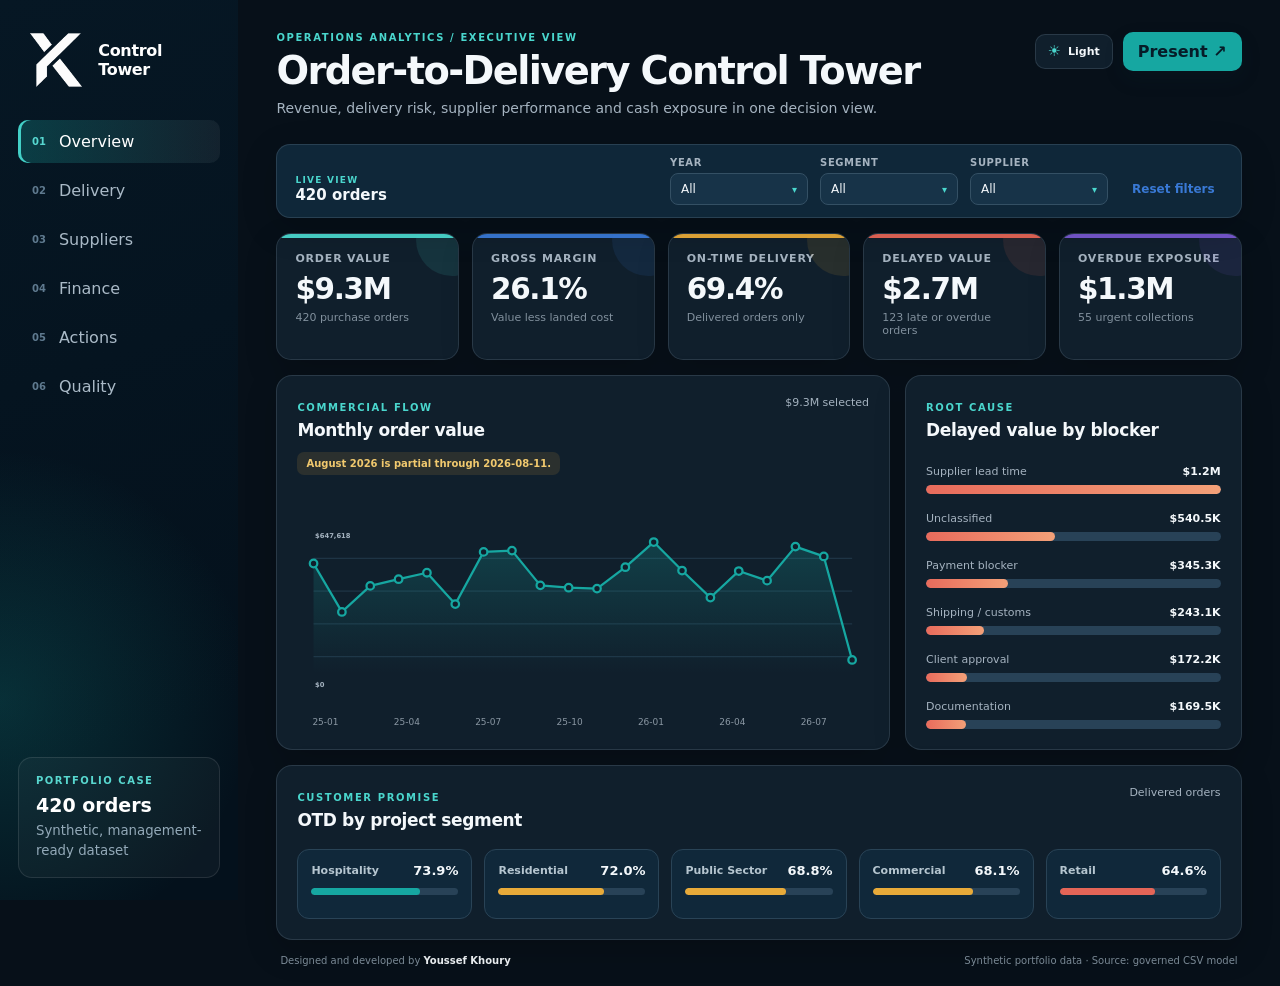
<file: dashboard/index.html>
<!doctype html>
<html lang="en">
  <head>
    <meta charset="UTF-8" />
    <meta name="viewport" content="width=device-width, initial-scale=1.0" />
    <meta name="theme-color" content="#0d273b" />
    <meta
      name="description"
      content="Interactive Order-to-Delivery Control Tower by Youssef Khoury: 420 orders, delivery risk, supplier performance and overdue cash in one dashboard."
    />
    <title>Order-to-Delivery Control Tower | Youssef Khoury</title>
    <link rel="canonical" href="https://youssefkhoury.me/dashboard/" />
    <meta property="og:type" content="website" />
    <meta property="og:url" content="https://youssefkhoury.me/dashboard/" />
    <meta property="og:title" content="Order-to-Delivery Control Tower | Youssef Khoury" />
    <meta property="og:description" content="420 orders, delivery risk, supplier performance and overdue cash in one interactive dashboard." />
    <meta property="og:image" content="https://youssefkhoury.me/assets/og-v4.jpg" />
    <meta name="twitter:card" content="summary_large_image" />
    <link rel="icon" href="/dashboard/logo.png" type="image/png" />
    <script>
      (function () {
        var params = new URLSearchParams(location.search);
        var fromParent = params.get("theme");
        var theme = fromParent === "light" || fromParent === "dark" ? fromParent : localStorage.getItem("otd-theme");
        document.documentElement.dataset.theme = theme === "light" ? "light" : "dark";
      })();
    </script>
    <script type="module" crossorigin src="/dashboard/assets/index-DasTArzZ.js"></script>
    <link rel="stylesheet" crossorigin href="/dashboard/assets/index-aqsY1zKk.css">
    <script defer src="https://cloud.umami.is/script.js" data-website-id="98d1a2bc-2c8e-4650-aa3e-07665e87773f"></script>
  </head>
  <body>
    <div id="root"></div>
  </body>
</html>
</file>
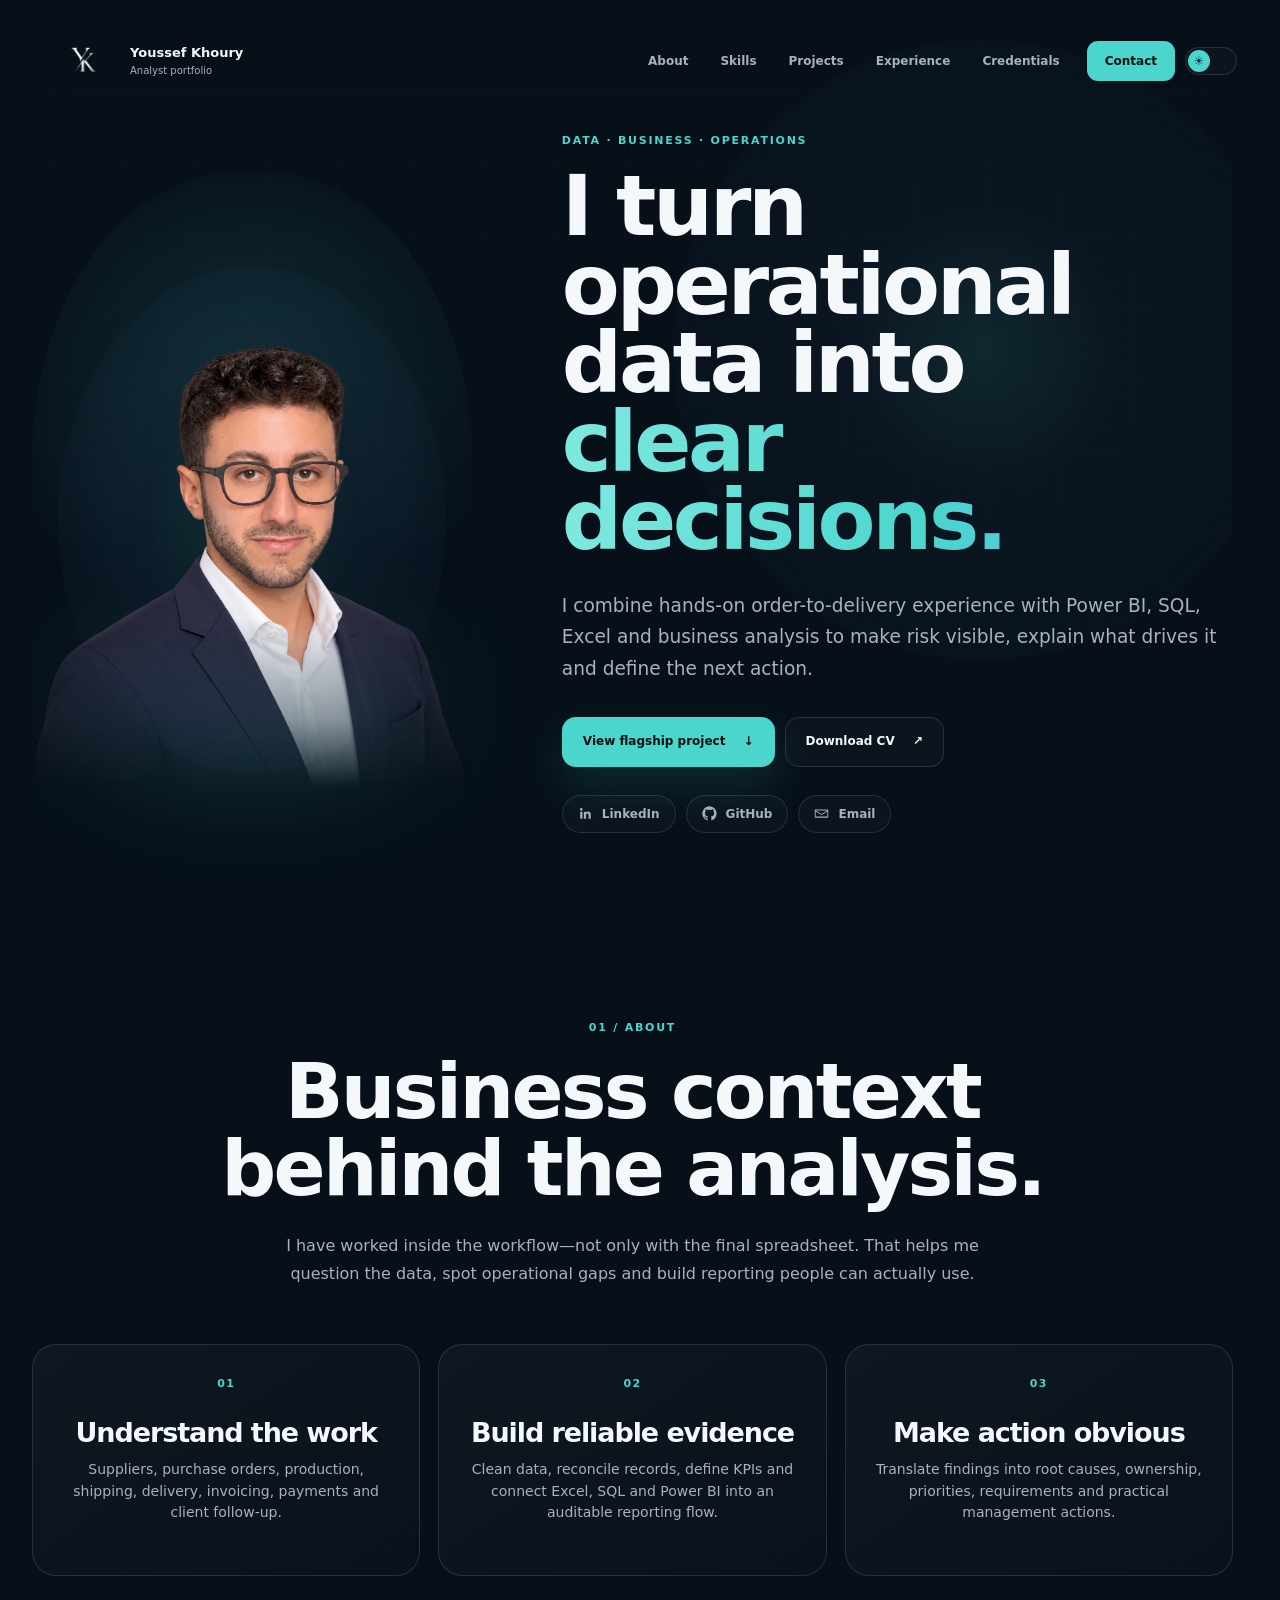
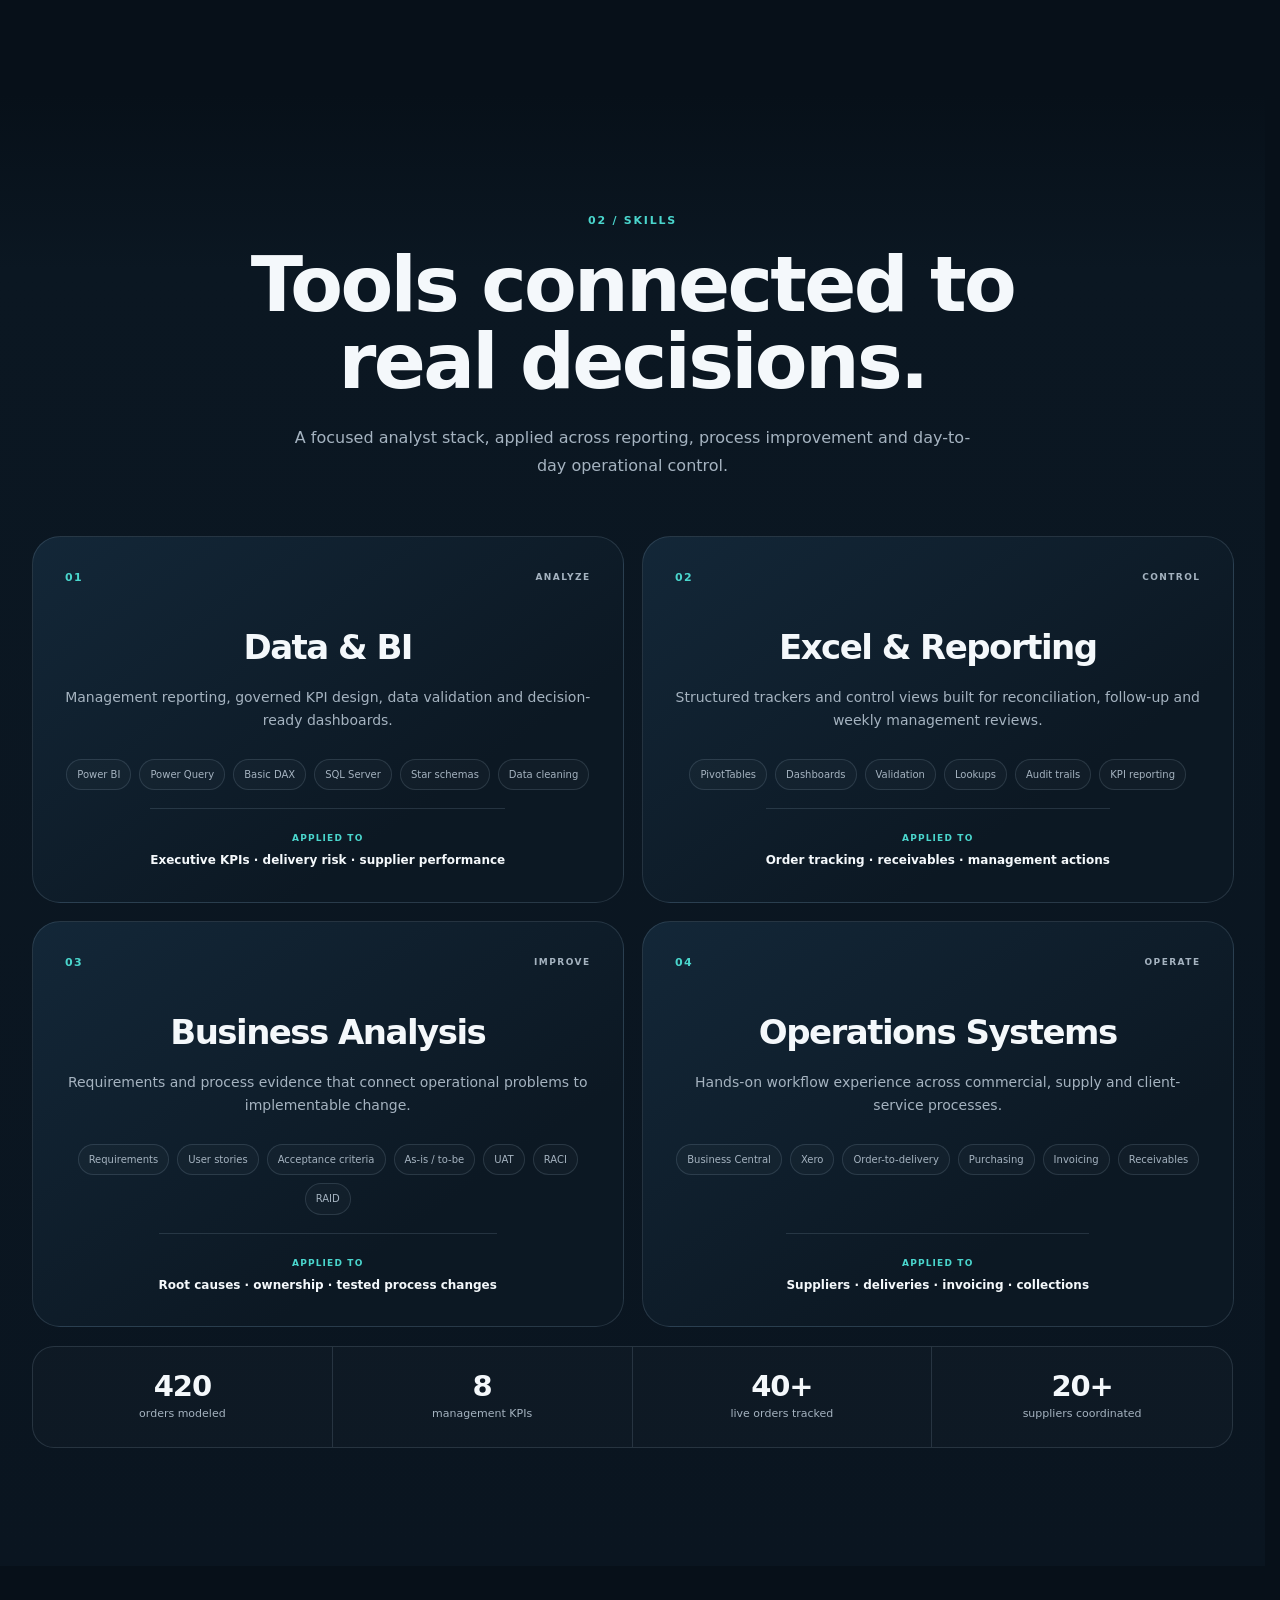
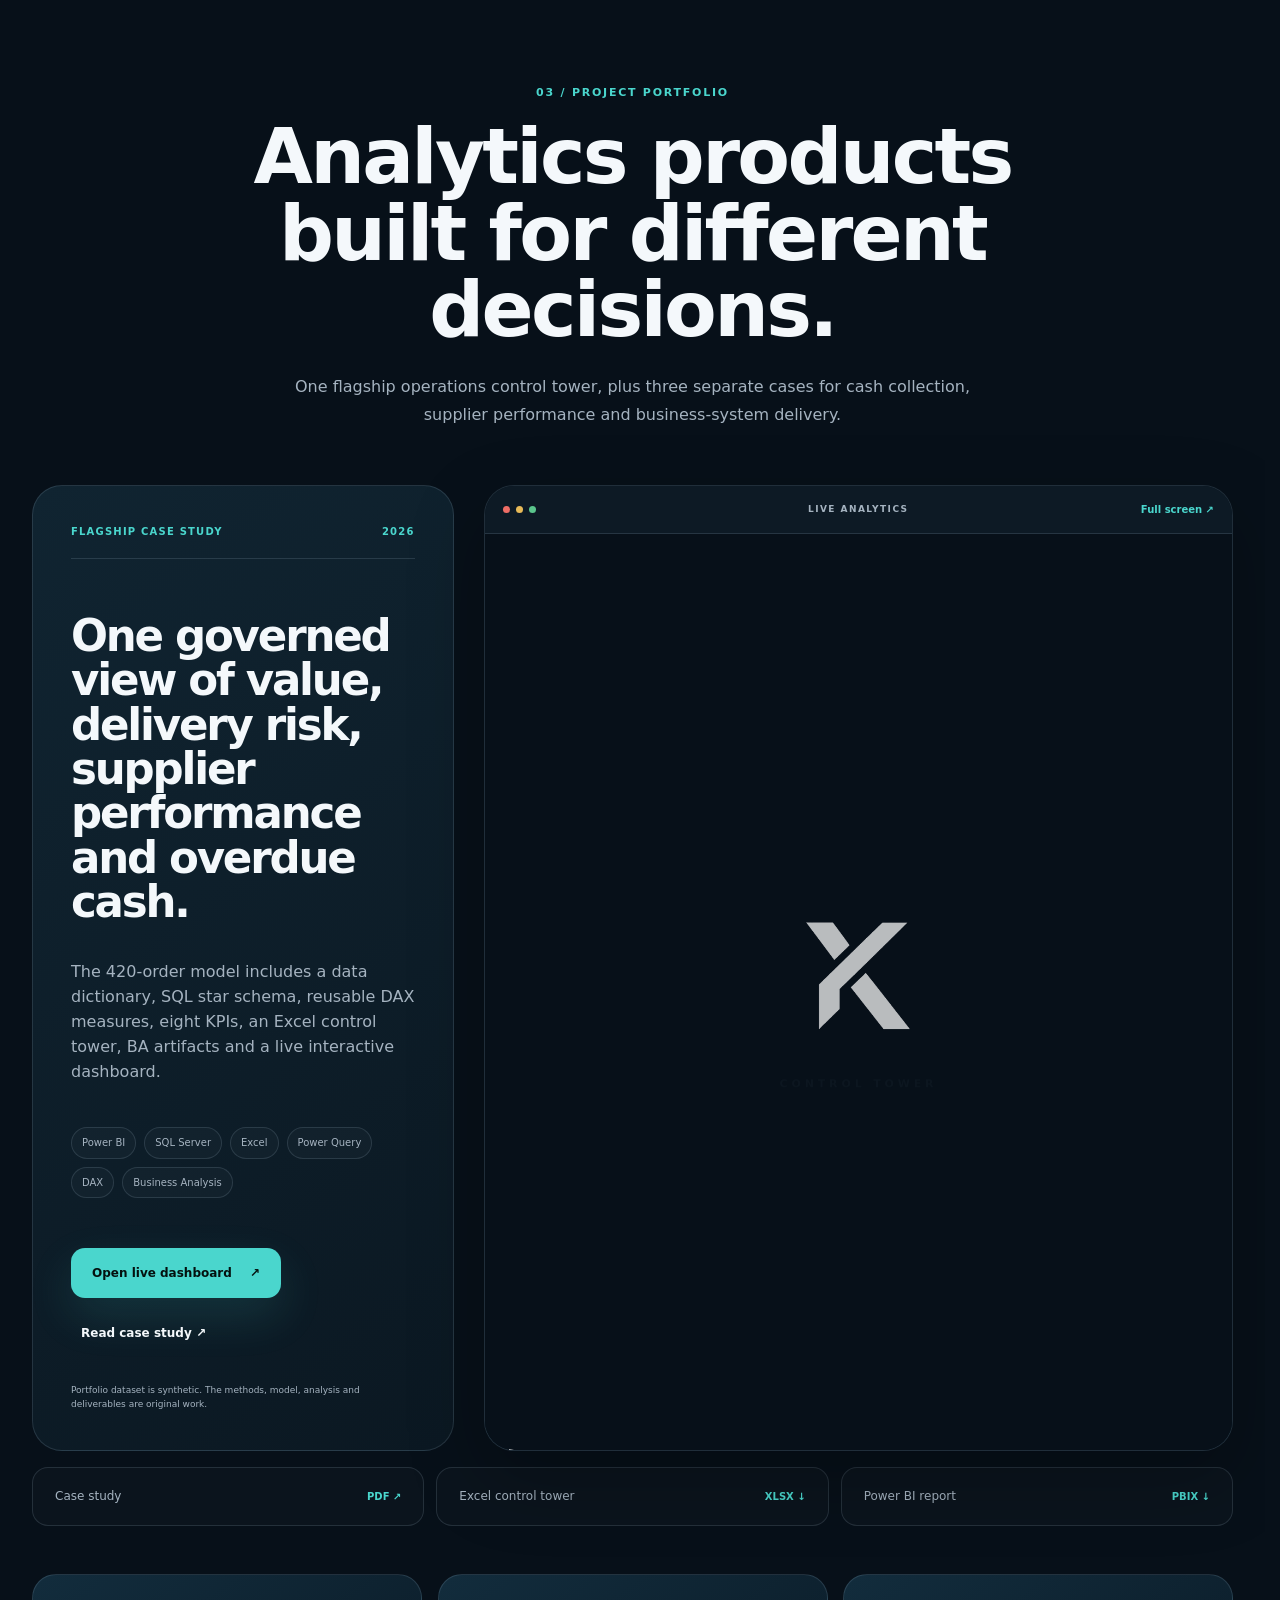
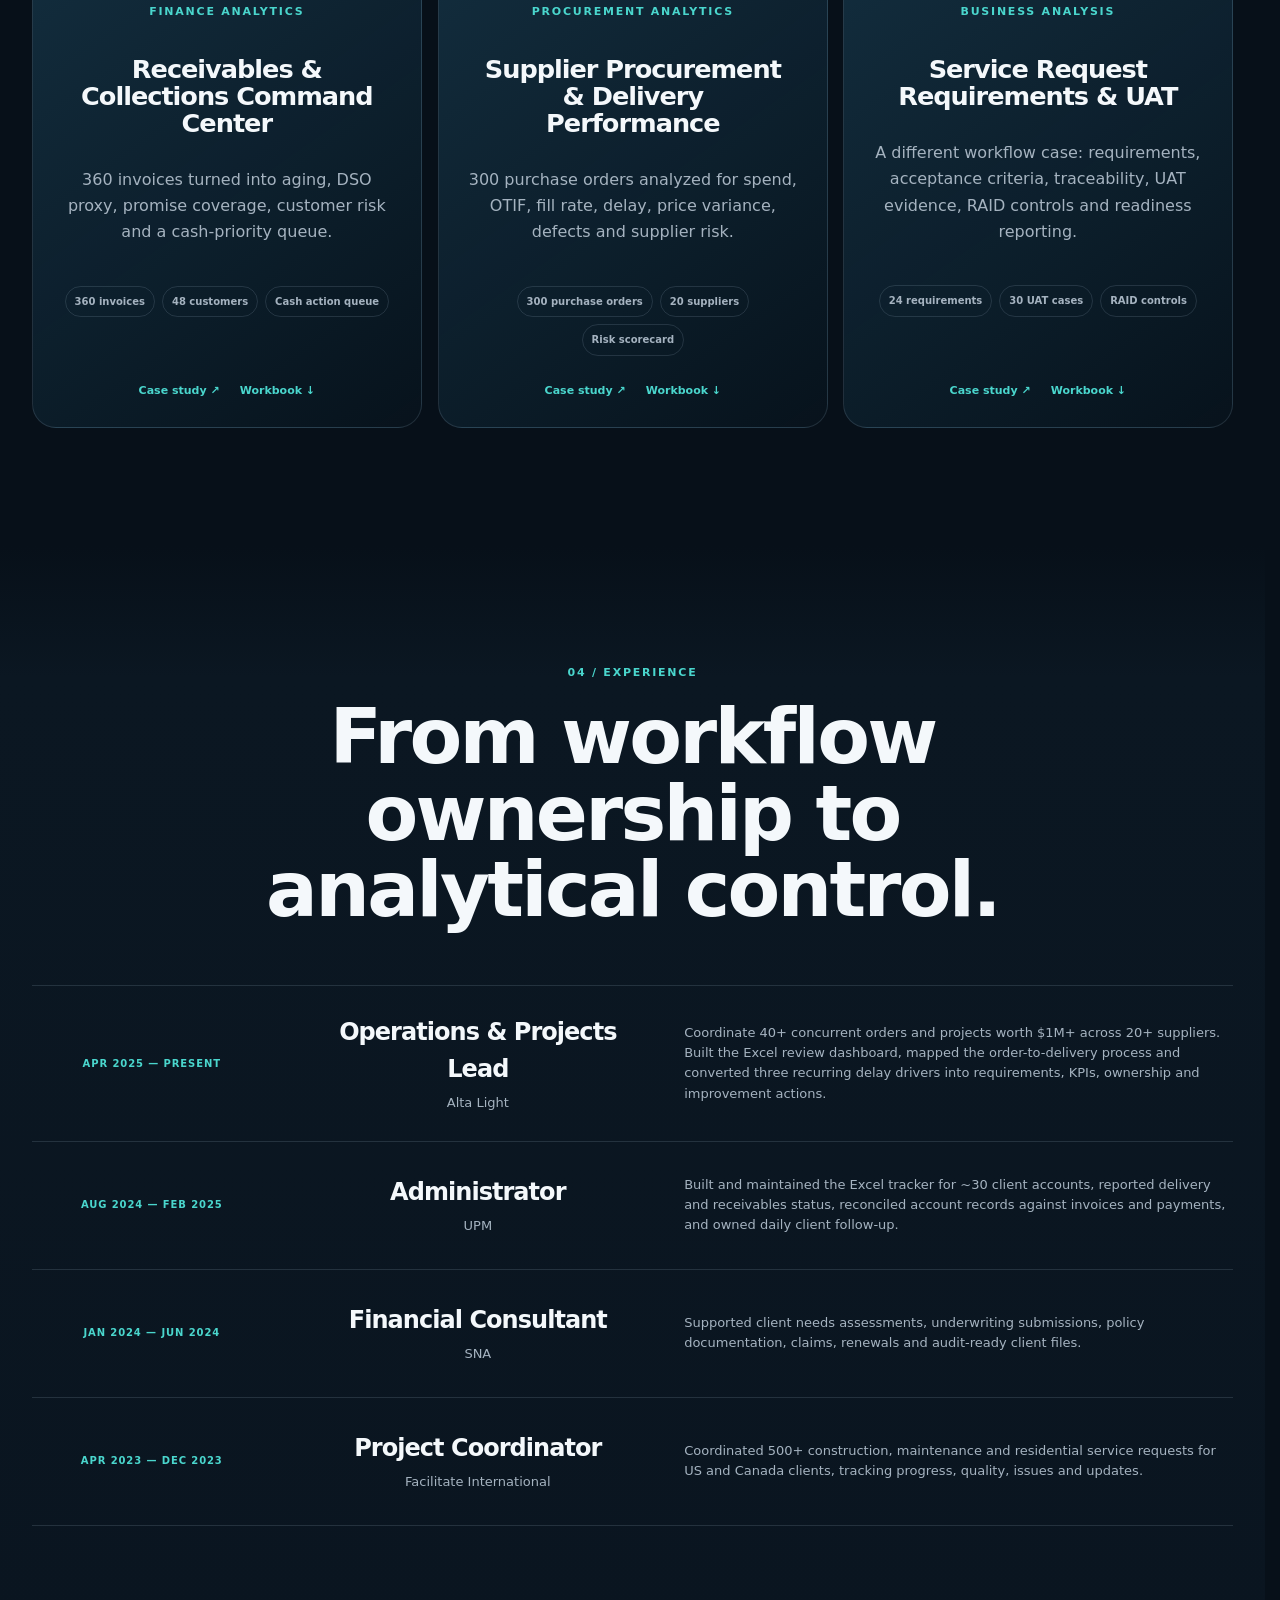
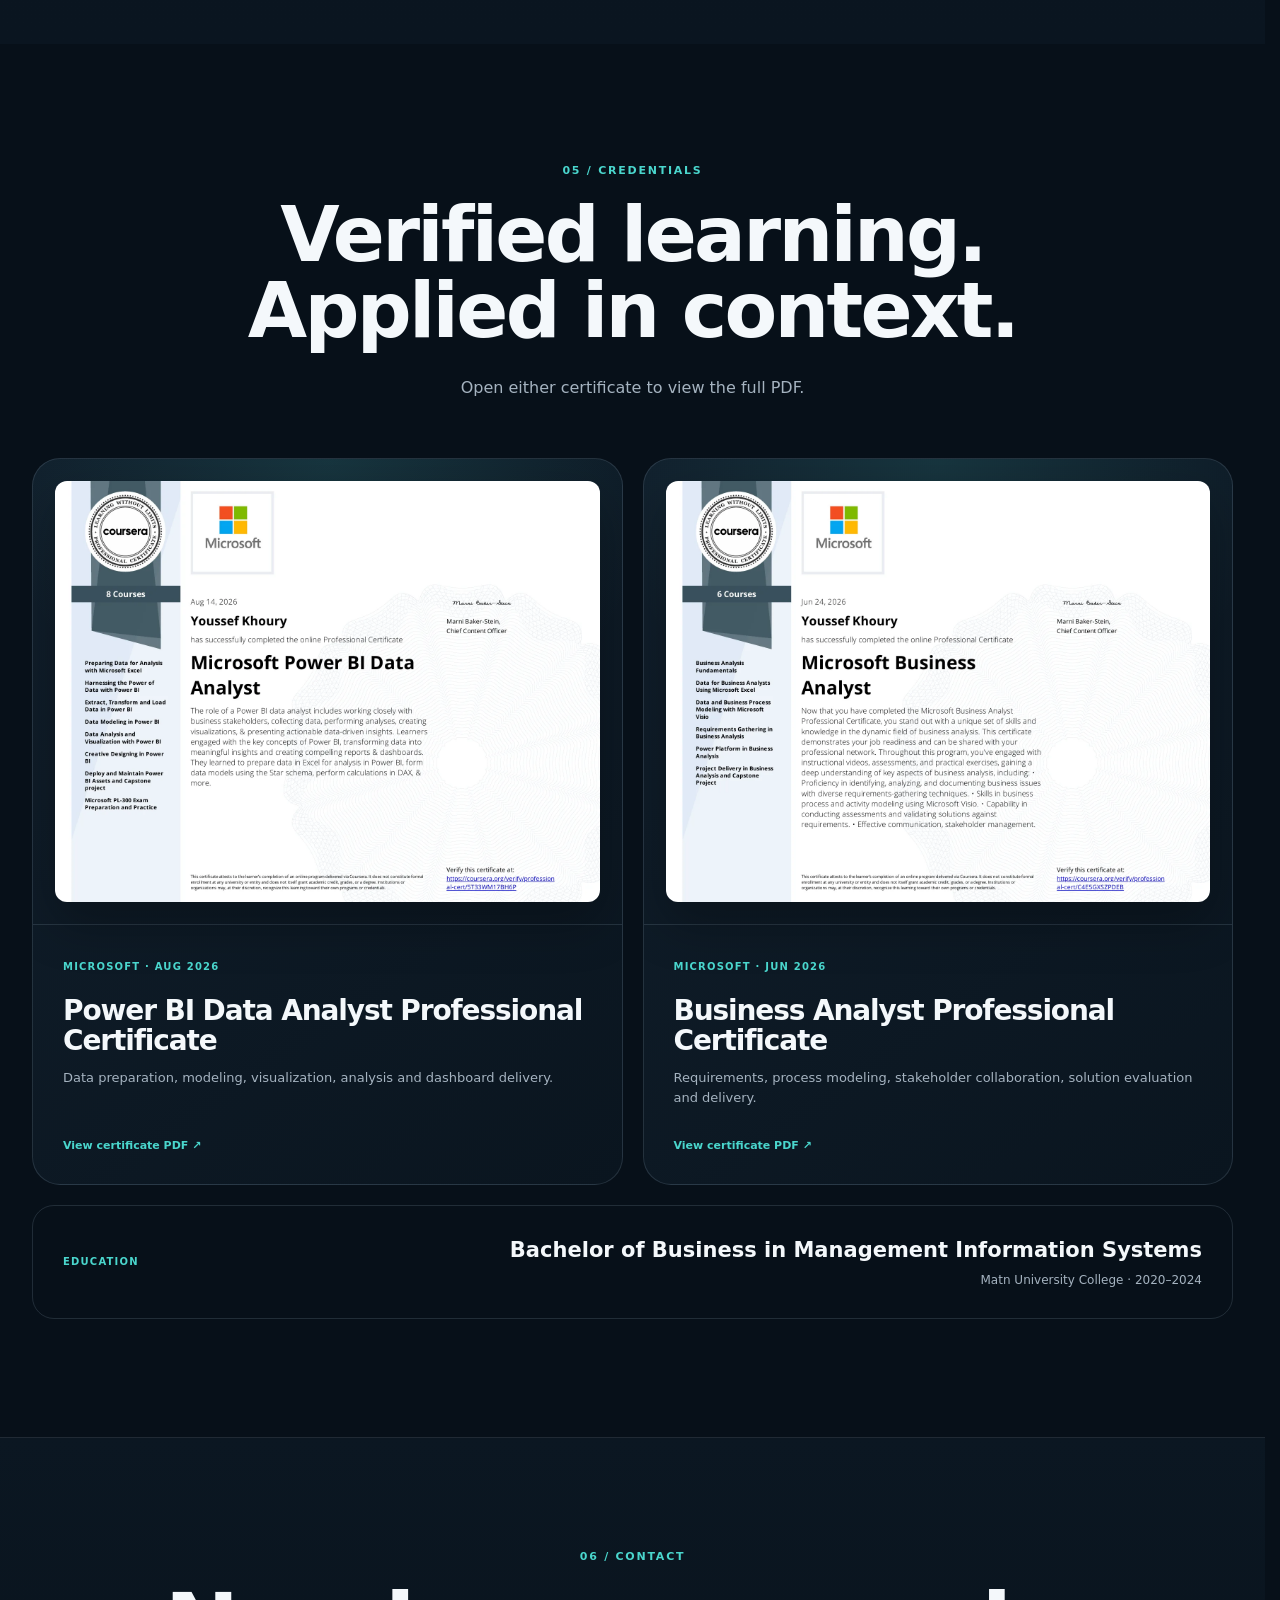
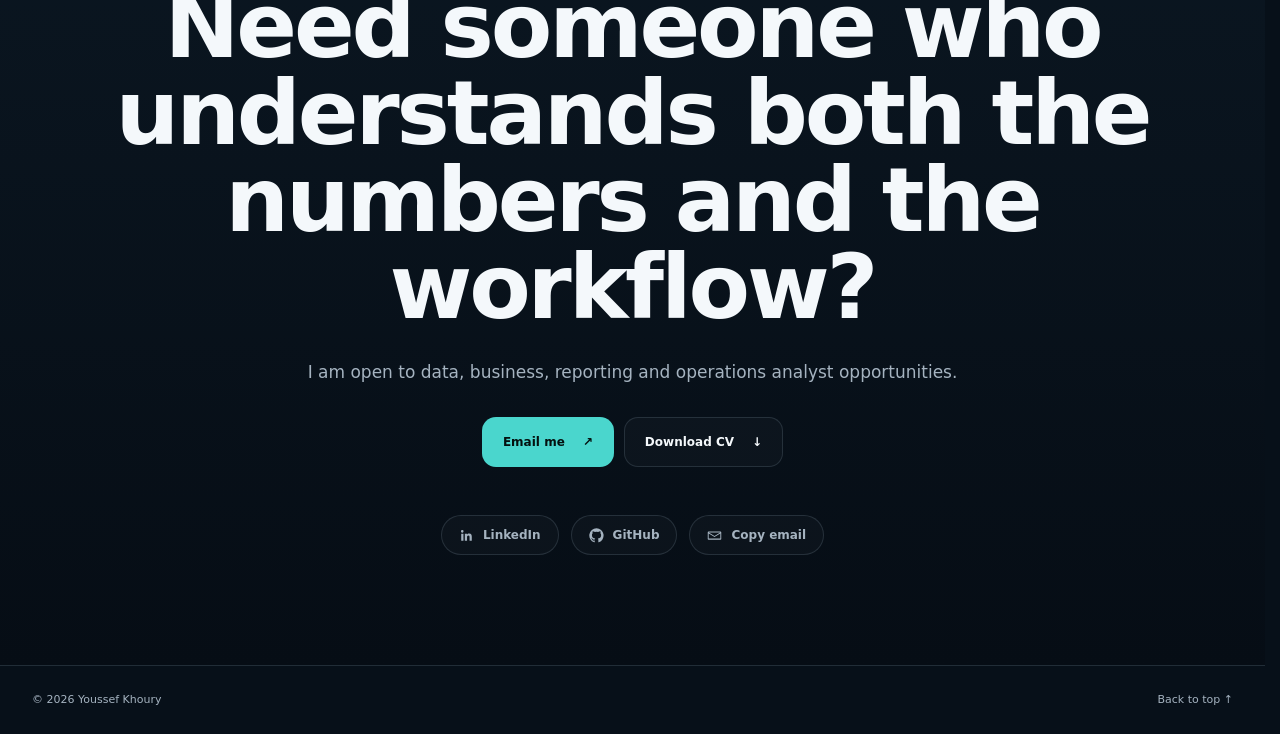
<file: v1/index.html>
<!doctype html>
<html lang="en">
  <head>
    <meta charset="UTF-8" />
    <meta name="viewport" content="width=device-width, initial-scale=1.0" />
    <meta name="theme-color" content="#071019" />
    <meta name="description" content="Youssef Khoury's analyst portfolio: Power BI, SQL, Excel, business analysis and order-to-delivery operations." />
    <meta property="og:title" content="Youssef Khoury | Analyst Portfolio" />
    <meta property="og:description" content="Operational experience turned into clear reporting, analysis and practical decisions." />
    <meta property="og:type" content="website" />
    <meta property="og:url" content="https://youssefkhoury.me/" />
    <meta property="og:image" content="assets/og.png" />
    <meta name="twitter:card" content="summary_large_image" />
    <link rel="icon" href="../assets/logo.png" type="image/png" />
    <link rel="alternate icon" href="../assets/og.png" type="image/png" />
    <link rel="canonical" href="https://youssefkhoury.me/" />
    <meta name="robots" content="noindex" />
    <title>Youssef Khoury | Data, Business & Operations Analyst</title>
    <link rel="stylesheet" href="styles.css?v=20260827-11" />
    <script>
      (function () {
        var saved = localStorage.getItem('site-theme-v2');
        if (saved === 'light') document.documentElement.setAttribute('data-theme', 'light');
      })();
    </script>
    <script src="script.js?v=20260827-11" defer></script>
    <script type="application/ld+json">
      {"@context":"https://schema.org","@type":"Person","name":"Youssef Khoury","url":"https://youssefkhoury.me/","jobTitle":"Data, Business and Operations Analyst","email":"mailto:youssefkhoury01@gmail.com","alumniOf":{"@type":"CollegeOrUniversity","name":"Matn University College"},"sameAs":["https://github.com/YoussefKhoury","https://www.linkedin.com/in/youssefkhoury/"]}
    </script>
  </head>
  <body>
    <a class="skip-link" href="#main">Skip to content</a>
    <header class="site-header" data-header>
      <nav class="nav shell" aria-label="Main navigation">
        <a class="brand" href="#home" aria-label="Youssef Khoury home"><span class="brand-mark" aria-hidden="true"><img src="../assets/logo-mark.png" alt="" width="32" height="32" /></span><span><strong>Youssef Khoury</strong><small>Analyst portfolio</small></span></a>
        <div class="nav-right">
          <div class="nav-links" id="nav-links"><a href="#about">About</a><a href="#skills">Skills</a><a href="#projects">Projects</a><a href="#experience">Experience</a><a href="#credentials">Credentials</a><a class="nav-button" href="#contact">Contact</a></div>
          <label class="theme-switch" aria-label="Switch to light theme"><input type="checkbox" data-theme-toggle /><span class="theme-switch-track" aria-hidden="true"><span class="theme-switch-thumb"><span class="theme-switch-icon sun">☀</span><span class="theme-switch-icon moon">☾</span></span></span></label>
          <button class="menu-toggle" type="button" aria-expanded="false" aria-controls="nav-links"><span></span><span></span><span class="sr-only">Toggle navigation</span></button>
        </div>
      </nav>
    </header>

    <main id="main">
      <section class="hero shell" id="home">
        <div class="hero-ambient" aria-hidden="true"></div>
        <div class="portrait-wrap hero-in"><div class="portrait-glow" aria-hidden="true"></div><img src="../assets/youssef-khoury-portrait.webp" width="1240" height="1283" alt="Youssef Khoury wearing a navy suit" fetchpriority="high" /></div>
        <div class="hero-copy">
          <p class="eyebrow hero-in">Data · Business · Operations</p>
          <h1 class="hero-in">I turn operational data into <em>clear decisions.</em></h1>
          <p class="hero-lead hero-in">I combine hands-on order-to-delivery experience with Power BI, SQL, Excel and business analysis to make risk visible, explain what drives it and define the next action.</p>
          <div class="hero-actions hero-in"><a class="button primary" href="#projects">View flagship project <span>↓</span></a><a class="button secondary" href="../downloads/Youssef-Khoury-CV.pdf" download>Download CV <span>↗</span></a></div>
          <div class="hero-social hero-in"><a href="https://www.linkedin.com/in/youssefkhoury/" target="_blank" rel="noreferrer" aria-label="LinkedIn"><svg viewBox="0 0 24 24" aria-hidden="true"><path d="M20.45 20.45h-3.56v-5.57c0-1.33-.02-3.04-1.85-3.04-1.86 0-2.14 1.45-2.14 2.94v5.67H9.34V9h3.42v1.56h.05c.48-.9 1.64-1.85 3.38-1.85 3.6 0 4.27 2.37 4.27 5.46zM5.34 7.43a2.07 2.07 0 1 1 0-4.13 2.07 2.07 0 0 1 0 4.13zM7.12 20.45H3.56V9h3.56z"/></svg><span>LinkedIn</span></a><a href="https://github.com/YoussefKhoury" target="_blank" rel="noreferrer" aria-label="GitHub"><svg viewBox="0 0 24 24" aria-hidden="true"><path d="M12 .5a11.5 11.5 0 0 0-3.64 22.41c.58.1.79-.25.79-.56v-2.2c-3.2.7-3.88-1.375-3.88-1.375-.53-1.33-1.29-1.685-1.29-1.685-1.05-.72.08-.705.08-.705 1.16.08 1.77 1.19 1.77 1.19 1.03 1.765 2.7 1.255 3.36.96.1-.746.4-1.256.73-1.545-2.55-.29-5.24-1.28-5.24-5.69 0-1.26.45-2.29 1.19-3.095-.12-.29-.51-1.465.11-3.055 0 0 .97-.31 3.18 1.18a11.02 11.02 0 0 1 5.79 0c2.2-1.49 3.17-1.18 3.17-1.18.63 1.59.24 2.765.12 3.055.74.805 1.19 1.835 1.19 3.095 0 4.42-2.69 5.395-5.26 5.68.41.355.78 1.055.78 2.125v3.15c0 .31.21.67.8.56A11.5 11.5 0 0 0 12 .5z"/></svg><span>GitHub</span></a><a href="mailto:youssefkhoury01@gmail.com" aria-label="Email"><svg viewBox="0 0 24 24" aria-hidden="true"><path d="M2.4 5.4h19.2c.66 0 1.2.54 1.2 1.2v10.8c0 .66-.54 1.2-1.2 1.2H2.4c-.66 0-1.2-.54-1.2-1.2V6.6c0-.66.54-1.2 1.2-1.2zm9.6 7.42L21.1 7.2H2.9zM2.7 8.62v8.18h18.6V8.62l-8.7 5.53a1.2 1.2 0 0 1-1.2 0z"/></svg><span>Email</span></a></div>
        </div>
      </section>

      <section class="section shell" id="about">
        <div class="section-title reveal"><p class="eyebrow">01 / About</p><h2>Business context behind the analysis.</h2><p>I have worked inside the workflow—not only with the final spreadsheet. That helps me question the data, spot operational gaps and build reporting people can actually use.</p></div>
        <div class="about-grid">
          <article class="about-card reveal"><span>01</span><h3>Understand the work</h3><p>Suppliers, purchase orders, production, shipping, delivery, invoicing, payments and client follow-up.</p></article>
          <article class="about-card reveal"><span>02</span><h3>Build reliable evidence</h3><p>Clean data, reconcile records, define KPIs and connect Excel, SQL and Power BI into an auditable reporting flow.</p></article>
          <article class="about-card reveal"><span>03</span><h3>Make action obvious</h3><p>Translate findings into root causes, ownership, priorities, requirements and practical management actions.</p></article>
        </div>
      </section>

      <section class="section section-soft" id="skills"><div class="shell">
        <div class="section-title reveal"><p class="eyebrow">02 / Skills</p><h2>Tools connected to real decisions.</h2><p>A focused analyst stack, applied across reporting, process improvement and day-to-day operational control.</p></div>
        <div class="skills-grid" data-collapsible data-show="2">
          <article class="skill-card reveal"><div class="skill-card-top"><span class="skill-number">01</span><span>Analyze</span></div><h3>Data & BI</h3><p>Management reporting, governed KPI design, data validation and decision-ready dashboards.</p><div class="chips"><span>Power BI</span><span>Power Query</span><span>Basic DAX</span><span>SQL Server</span><span>Star schemas</span><span>Data cleaning</span></div><div class="skill-proof"><span>Applied to</span><strong>Executive KPIs · delivery risk · supplier performance</strong></div></article>
          <article class="skill-card reveal"><div class="skill-card-top"><span class="skill-number">02</span><span>Control</span></div><h3>Excel & Reporting</h3><p>Structured trackers and control views built for reconciliation, follow-up and weekly management reviews.</p><div class="chips"><span>PivotTables</span><span>Dashboards</span><span>Validation</span><span>Lookups</span><span>Audit trails</span><span>KPI reporting</span></div><div class="skill-proof"><span>Applied to</span><strong>Order tracking · receivables · management actions</strong></div></article>
          <article class="skill-card reveal"><div class="skill-card-top"><span class="skill-number">03</span><span>Improve</span></div><h3>Business Analysis</h3><p>Requirements and process evidence that connect operational problems to implementable change.</p><div class="chips"><span>Requirements</span><span>User stories</span><span>Acceptance criteria</span><span>As-is / to-be</span><span>UAT</span><span>RACI</span><span>RAID</span></div><div class="skill-proof"><span>Applied to</span><strong>Root causes · ownership · tested process changes</strong></div></article>
          <article class="skill-card reveal"><div class="skill-card-top"><span class="skill-number">04</span><span>Operate</span></div><h3>Operations Systems</h3><p>Hands-on workflow experience across commercial, supply and client-service processes.</p><div class="chips"><span>Business Central</span><span>Xero</span><span>Order-to-delivery</span><span>Purchasing</span><span>Invoicing</span><span>Receivables</span></div><div class="skill-proof"><span>Applied to</span><strong>Suppliers · deliveries · invoicing · collections</strong></div></article>
        </div>
        <button class="show-more-toggle" type="button">Show all skills <span>↓</span></button>
        <div class="skills-evidence reveal"><div><strong data-count-to="420">0</strong><span>orders modeled</span></div><div><strong data-count-to="8">0</strong><span>management KPIs</span></div><div><strong data-count-to="40" data-count-suffix="+">0</strong><span>live orders tracked</span></div><div><strong data-count-to="20" data-count-suffix="+">0</strong><span>suppliers coordinated</span></div></div>
      </div></section>

      <section class="section shell" id="projects">
        <div class="section-title reveal"><p class="eyebrow">03 / Project portfolio</p><h2>Analytics products built for different decisions.</h2><p>One flagship operations control tower, plus three separate cases for cash collection, supplier performance and business-system delivery.</p></div>
        <article class="project-feature reveal">
          <div class="project-copy"><div class="project-kicker"><span>Flagship case study</span><span>2026</span></div><h3>One governed view of value, delivery risk, supplier performance and overdue cash.</h3><p>The 420-order model includes a data dictionary, SQL star schema, reusable DAX measures, eight KPIs, an Excel control tower, BA artifacts and a live interactive dashboard.</p><div class="chips project-chips"><span>Power BI</span><span>SQL Server</span><span>Excel</span><span>Power Query</span><span>DAX</span><span>Business Analysis</span></div><div class="project-actions"><a class="button primary" href="../dashboard/" target="_blank" rel="noreferrer">Open live dashboard <span>↗</span></a><a class="text-link" href="../downloads/Order-to-Delivery-Control-Tower-Case-Study.pdf" target="_blank">Read case study ↗</a></div><small>Portfolio dataset is synthetic. The methods, model, analysis and deliverables are original work.</small></div>
          <div class="dashboard-window"><div class="window-bar"><div><i></i><i></i><i></i></div><span>LIVE ANALYTICS</span><a href="../dashboard/" target="_blank" rel="noreferrer">Full screen ↗</a></div><div class="dashboard-skeleton" aria-hidden="true"><div class="skel-bone" style="width:38%;height:14px;margin-bottom:22px"></div><div class="skel-row"><div class="skel-bone" style="height:64px"></div><div class="skel-bone" style="height:64px"></div><div class="skel-bone" style="height:64px"></div></div><div class="skel-bone" style="height:190px;margin-top:18px"></div><div class="skel-row" style="margin-top:18px"><div class="skel-bone" style="height:80px"></div><div class="skel-bone" style="height:80px"></div></div></div><iframe src="../dashboard/" title="Interactive Order-to-Delivery Control Tower dashboard" loading="lazy" referrerpolicy="strict-origin-when-cross-origin" allowfullscreen></iframe><a class="mobile-dashboard-link" href="../dashboard/" target="_blank" rel="noreferrer"><strong>Open interactive dashboard</strong><span>Best viewed full screen ↗</span></a></div>
        </article>
        <div class="deliverables reveal"><a href="../downloads/Order-to-Delivery-Control-Tower-Case-Study.pdf" target="_blank"><span>Case study</span><strong>PDF ↗</strong></a><a href="../downloads/Order-to-Delivery-Control-Tower.xlsx" download><span>Excel control tower</span><strong>XLSX ↓</strong></a><a href="../downloads/Order-to-Delivery-Control-Tower.pbix" download><span>Power BI report</span><strong>PBIX ↓</strong></a></div>
        <div class="portfolio-grid reveal" aria-label="Additional portfolio cases" data-collapsible data-show="1">
          <article class="portfolio-card"><p class="eyebrow">Finance analytics</p><h3>Receivables & Collections Command Center</h3><p>360 invoices turned into aging, DSO proxy, promise coverage, customer risk and a cash-priority queue.</p><div class="card-metrics"><span>360 invoices</span><span>48 customers</span><span>Cash action queue</span></div><div class="card-actions"><a href="../downloads/Youssef-Khoury-Receivables-Collections-Case-Study.pdf" target="_blank">Case study ↗</a><a href="../downloads/Youssef-Khoury-Receivables-Collections-Command-Center.xlsx" download>Workbook ↓</a></div></article>
          <article class="portfolio-card"><p class="eyebrow">Procurement analytics</p><h3>Supplier Procurement & Delivery Performance</h3><p>300 purchase orders analyzed for spend, OTIF, fill rate, delay, price variance, defects and supplier risk.</p><div class="card-metrics"><span>300 purchase orders</span><span>20 suppliers</span><span>Risk scorecard</span></div><div class="card-actions"><a href="../downloads/Youssef-Khoury-Supplier-Procurement-Case-Study.pdf" target="_blank">Case study ↗</a><a href="../downloads/Youssef-Khoury-Supplier-Procurement-Performance.xlsx" download>Workbook ↓</a></div></article>
          <article class="portfolio-card"><p class="eyebrow">Business analysis</p><h3>Service Request Requirements & UAT</h3><p>A different workflow case: requirements, acceptance criteria, traceability, UAT evidence, RAID controls and readiness reporting.</p><div class="card-metrics"><span>24 requirements</span><span>30 UAT cases</span><span>RAID controls</span></div><div class="card-actions"><a href="../downloads/Youssef-Khoury-Service-Request-UAT-Case-Study.pdf" target="_blank">Case study ↗</a><a href="../downloads/Youssef-Khoury-Service-Request-Requirements-UAT.xlsx" download>Workbook ↓</a></div></article>
        </div>
        <button class="show-more-toggle" type="button">Show all cases <span>↓</span></button>
      </section>

      <section class="section section-soft" id="experience"><div class="shell">
        <div class="section-title reveal"><p class="eyebrow">04 / Experience</p><h2>From workflow ownership to analytical control.</h2></div>
        <div class="timeline">
          <article class="timeline-row reveal"><time>Apr 2025 — Present</time><div><h3>Operations & Projects Lead</h3><p>Alta Light</p></div><p>Coordinate 40+ concurrent orders and projects worth $1M+ across 20+ suppliers. Built the Excel review dashboard, mapped the order-to-delivery process and converted three recurring delay drivers into requirements, KPIs, ownership and improvement actions.</p></article>
          <article class="timeline-row reveal"><time>Aug 2024 — Feb 2025</time><div><h3>Administrator</h3><p>UPM</p></div><p>Built and maintained the Excel tracker for ~30 client accounts, reported delivery and receivables status, reconciled account records against invoices and payments, and owned daily client follow-up.</p></article>
          <article class="timeline-row reveal"><time>Jan 2024 — Jun 2024</time><div><h3>Financial Consultant</h3><p>SNA</p></div><p>Supported client needs assessments, underwriting submissions, policy documentation, claims, renewals and audit-ready client files.</p></article>
          <article class="timeline-row reveal"><time>Apr 2023 — Dec 2023</time><div><h3>Project Coordinator</h3><p>Facilitate International</p></div><p>Coordinated 500+ construction, maintenance and residential service requests for US and Canada clients, tracking progress, quality, issues and updates.</p></article>
        </div>
      </div></section>

      <section class="section shell" id="credentials">
        <div class="section-title reveal"><p class="eyebrow">05 / Credentials</p><h2>Verified learning. Applied in context.</h2><p>Open either certificate to view the full PDF.</p></div>
        <div class="credentials-grid">
          <a class="certificate-card reveal" href="../downloads/Youssef-Khoury-Microsoft-Power-BI-Data-Analyst-Certificate.pdf" target="_blank"><div class="certificate-image"><img src="../assets/certificate-power-bi.webp" alt="Microsoft Power BI Data Analyst Professional Certificate" loading="lazy" /></div><div class="certificate-copy"><span>Microsoft · Aug 2026</span><h3>Power BI Data Analyst Professional Certificate</h3><p>Data preparation, modeling, visualization, analysis and dashboard delivery.</p><strong>View certificate PDF ↗</strong></div></a>
          <a class="certificate-card reveal" href="../downloads/Youssef-Khoury-Microsoft-Business-Analyst-Certificate.pdf" target="_blank"><div class="certificate-image"><img src="../assets/certificate-business-analysis.webp" alt="Microsoft Business Analyst Professional Certificate" loading="lazy" /></div><div class="certificate-copy"><span>Microsoft · Jun 2026</span><h3>Business Analyst Professional Certificate</h3><p>Requirements, process modeling, stakeholder collaboration, solution evaluation and delivery.</p><strong>View certificate PDF ↗</strong></div></a>
        </div>
        <div class="education reveal"><span>Education</span><div><h3>Bachelor of Business in Management Information Systems</h3><p>Matn University College · 2020–2024</p></div></div>
      </section>

      <section class="contact" id="contact"><div class="shell contact-inner reveal"><p class="eyebrow">06 / Contact</p><h2>Need someone who understands both the numbers and the workflow?</h2><p>I am open to data, business, reporting and operations analyst opportunities.</p><div class="contact-actions"><a class="button dark" href="mailto:youssefkhoury01@gmail.com">Email me <span>↗</span></a><a class="button contact-secondary" href="../downloads/Youssef-Khoury-CV.pdf" download>Download CV <span>↓</span></a></div><div class="contact-links"><a href="https://www.linkedin.com/in/youssefkhoury/" target="_blank" rel="noreferrer" aria-label="LinkedIn"><svg viewBox="0 0 24 24" aria-hidden="true"><path d="M20.45 20.45h-3.56v-5.57c0-1.33-.02-3.04-1.85-3.04-1.86 0-2.14 1.45-2.14 2.94v5.67H9.34V9h3.42v1.56h.05c.48-.9 1.64-1.85 3.38-1.85 3.6 0 4.27 2.37 4.27 5.46zM5.34 7.43a2.07 2.07 0 1 1 0-4.13 2.07 2.07 0 0 1 0 4.13zM7.12 20.45H3.56V9h3.56z"/></svg><span>LinkedIn</span></a><a href="https://github.com/YoussefKhoury" target="_blank" rel="noreferrer" aria-label="GitHub"><svg viewBox="0 0 24 24" aria-hidden="true"><path d="M12 .5a11.5 11.5 0 0 0-3.64 22.41c.58.1.79-.25.79-.56v-2.2c-3.2.7-3.88-1.375-3.88-1.375-.53-1.33-1.29-1.685-1.29-1.685-1.05-.72.08-.705.08-.705 1.16.08 1.77 1.19 1.77 1.19 1.03 1.765 2.7 1.255 3.36.96.1-.746.4-1.256.73-1.545-2.55-.29-5.24-1.28-5.24-5.69 0-1.26.45-2.29 1.19-3.095-.12-.29-.51-1.465.11-3.055 0 0 .97-.31 3.18 1.18a11.02 11.02 0 0 1 5.79 0c2.2-1.49 3.17-1.18 3.17-1.18.63 1.59.24 2.765.12 3.055.74.805 1.19 1.835 1.19 3.095 0 4.42-2.69 5.395-5.26 5.68.41.355.78 1.055.78 2.125v3.15c0 .31.21.67.8.56A11.5 11.5 0 0 0 12 .5z"/></svg><span>GitHub</span></a><button type="button" data-copy-email aria-label="Copy email"><svg viewBox="0 0 24 24" aria-hidden="true"><path d="M2.4 5.4h19.2c.66 0 1.2.54 1.2 1.2v10.8c0 .66-.54 1.2-1.2 1.2H2.4c-.66 0-1.2-.54-1.2-1.2V6.6c0-.66.54-1.2 1.2-1.2zm9.6 7.42L21.1 7.2H2.9zM2.7 8.62v8.18h18.6V8.62l-8.7 5.53a1.2 1.2 0 0 1-1.2 0z"/></svg><span>Copy email</span></button></div></div></section>
    </main>
    <footer><div class="shell"><p>© <span data-year></span> Youssef Khoury</p><a href="#home">Back to top ↑</a></div></footer>
    <div class="toast" role="status" aria-live="polite">Email copied</div>
  </body>
</html>
</file>
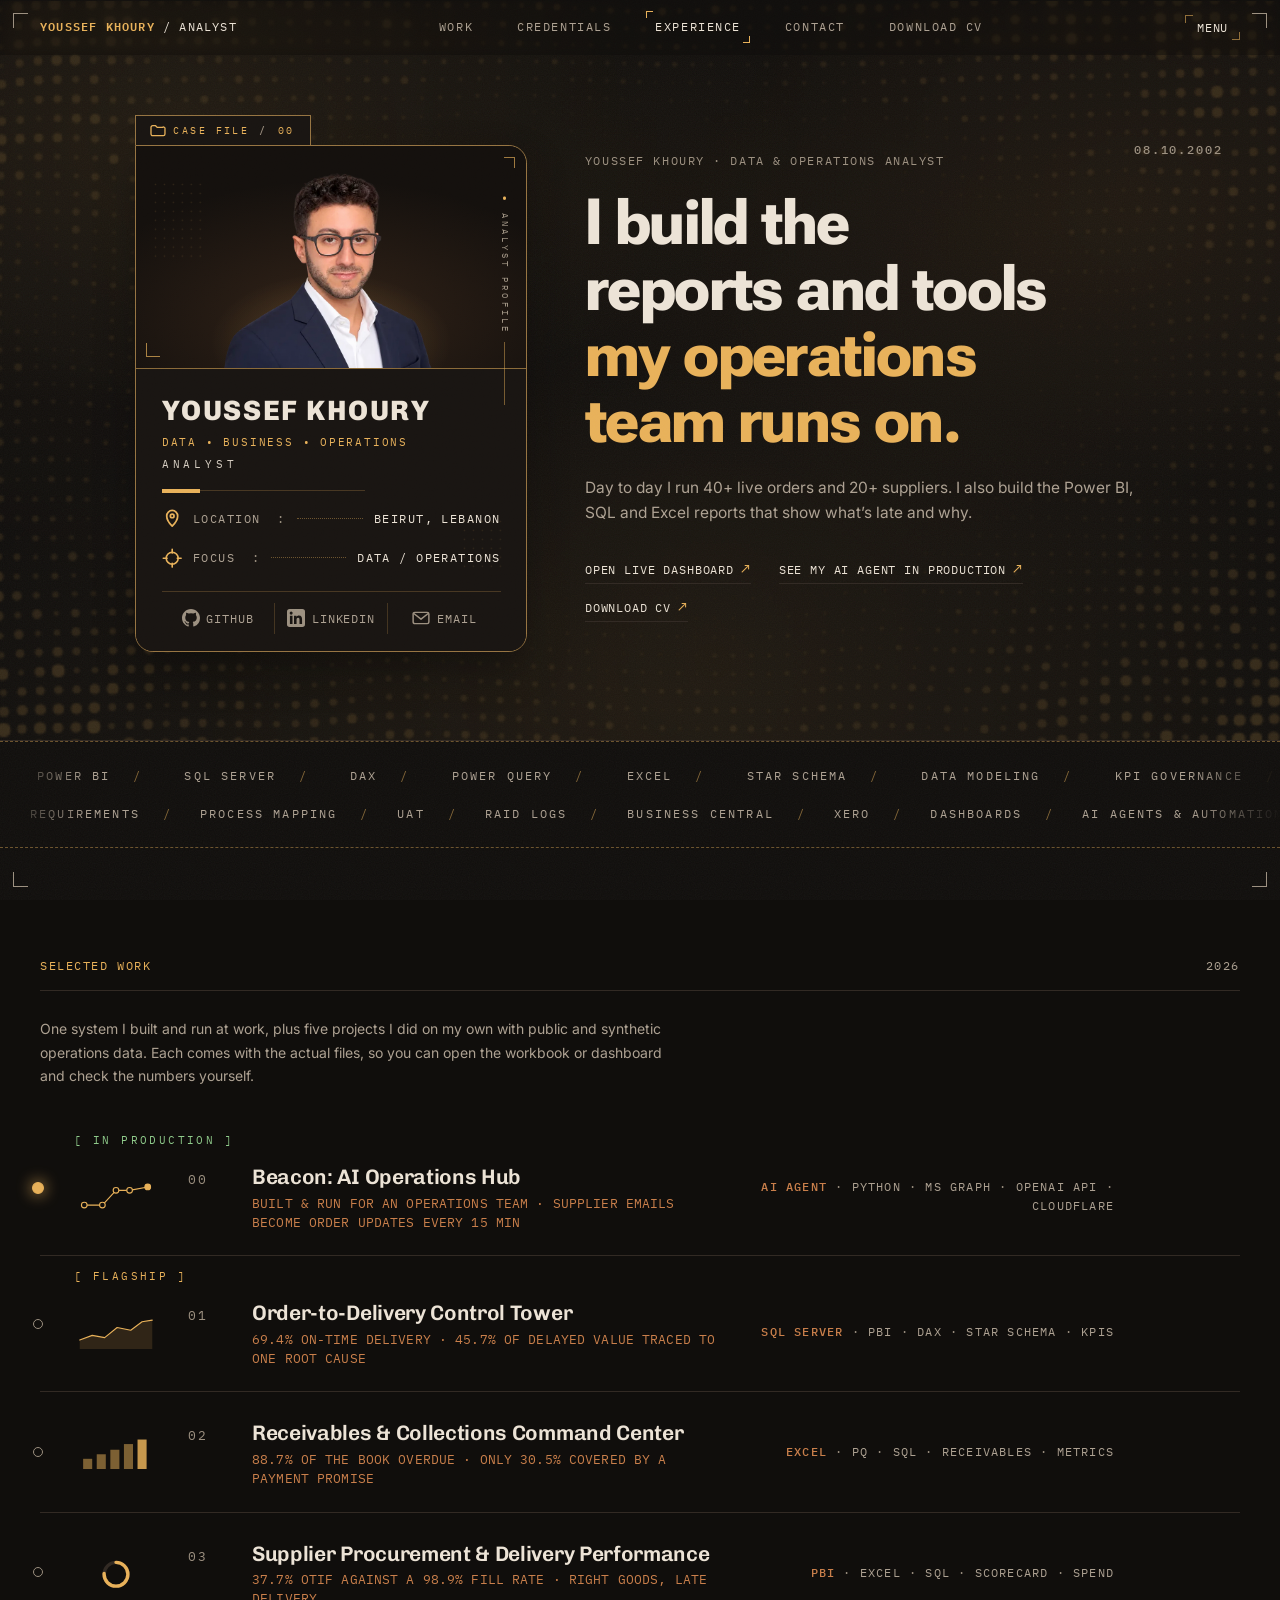
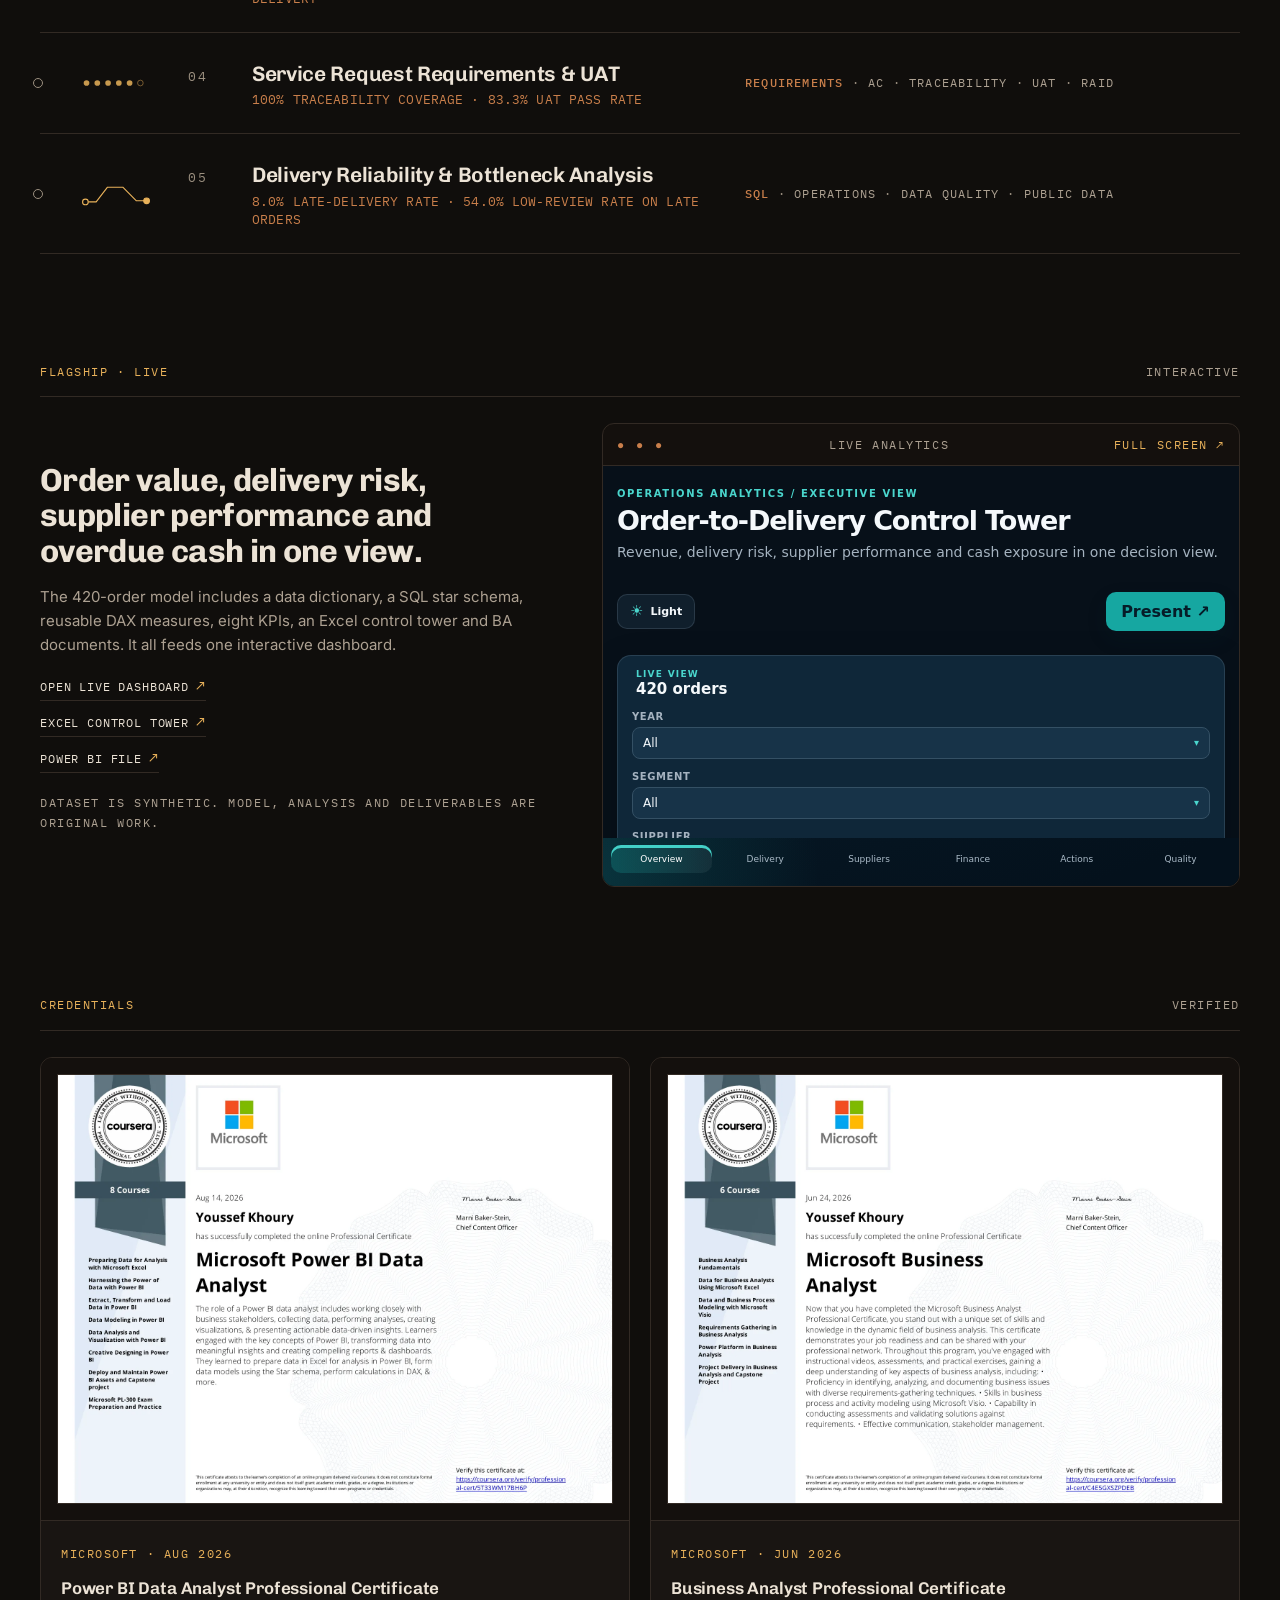
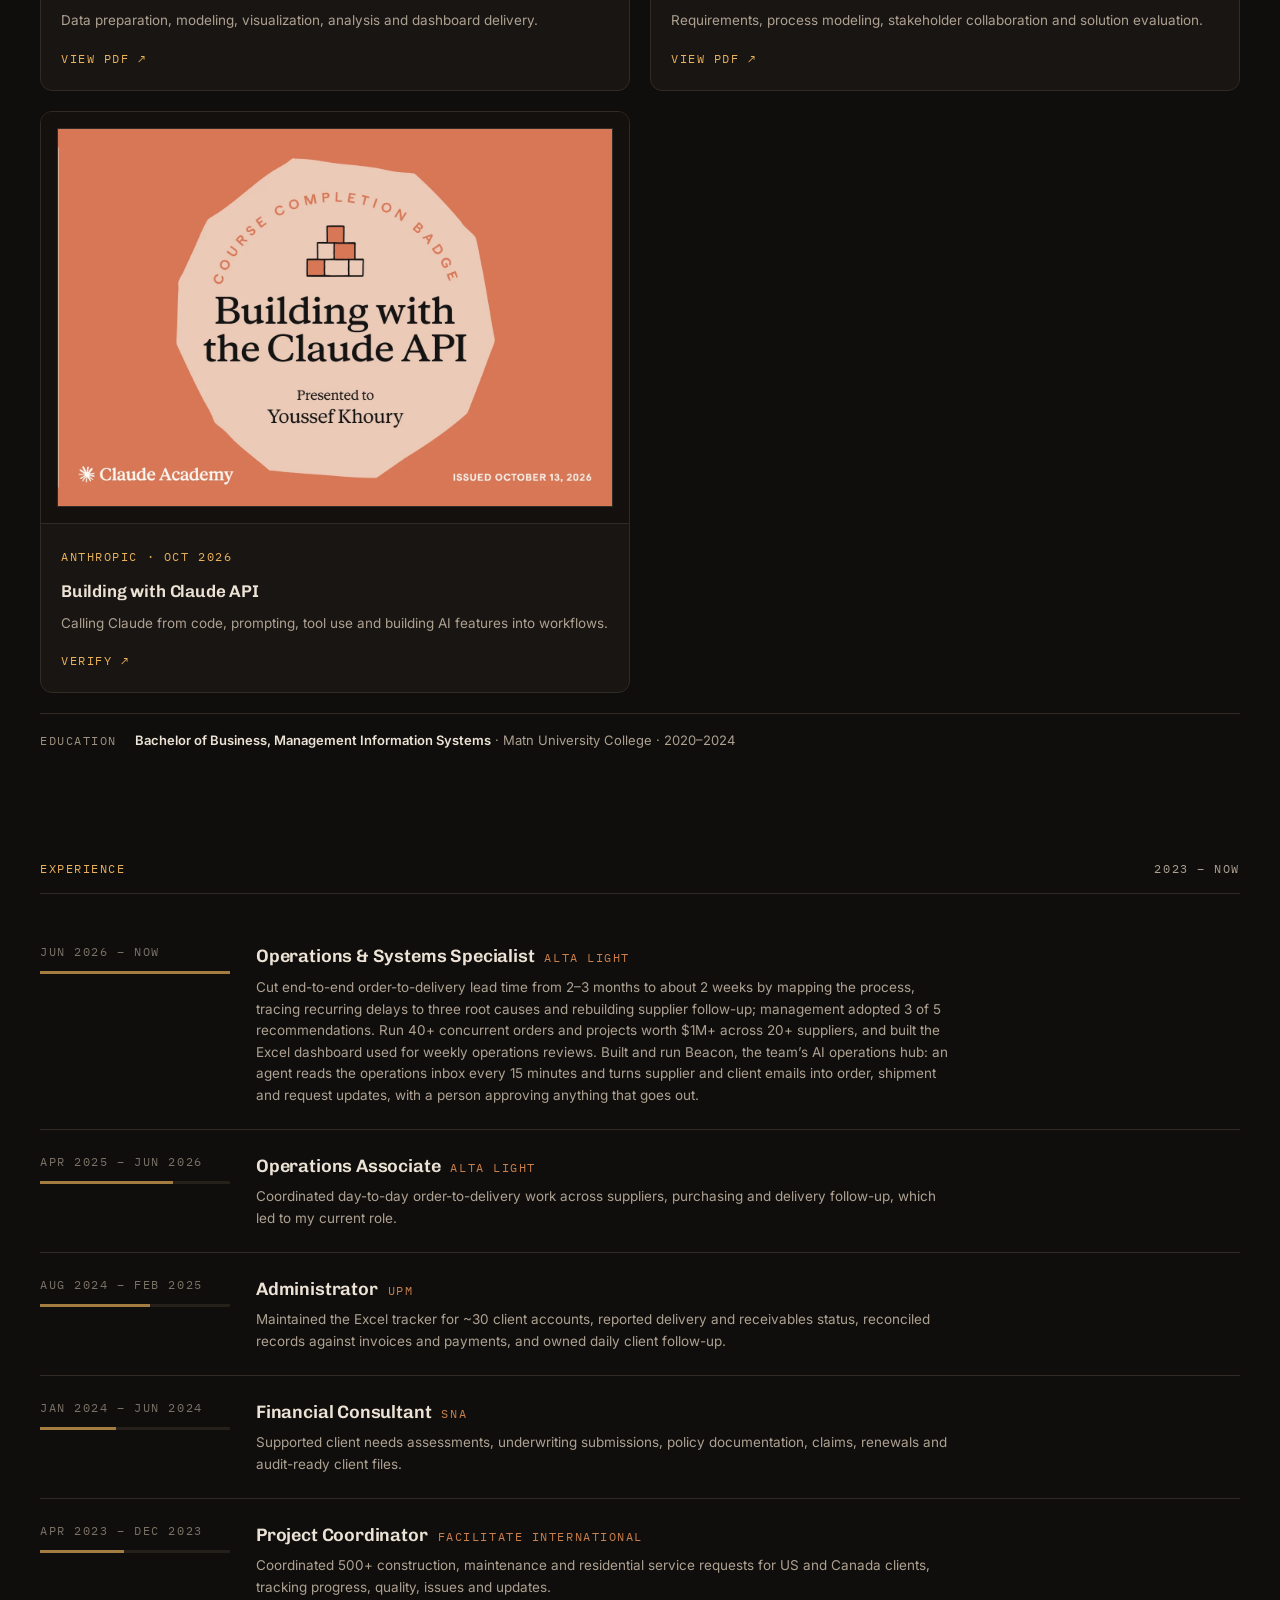
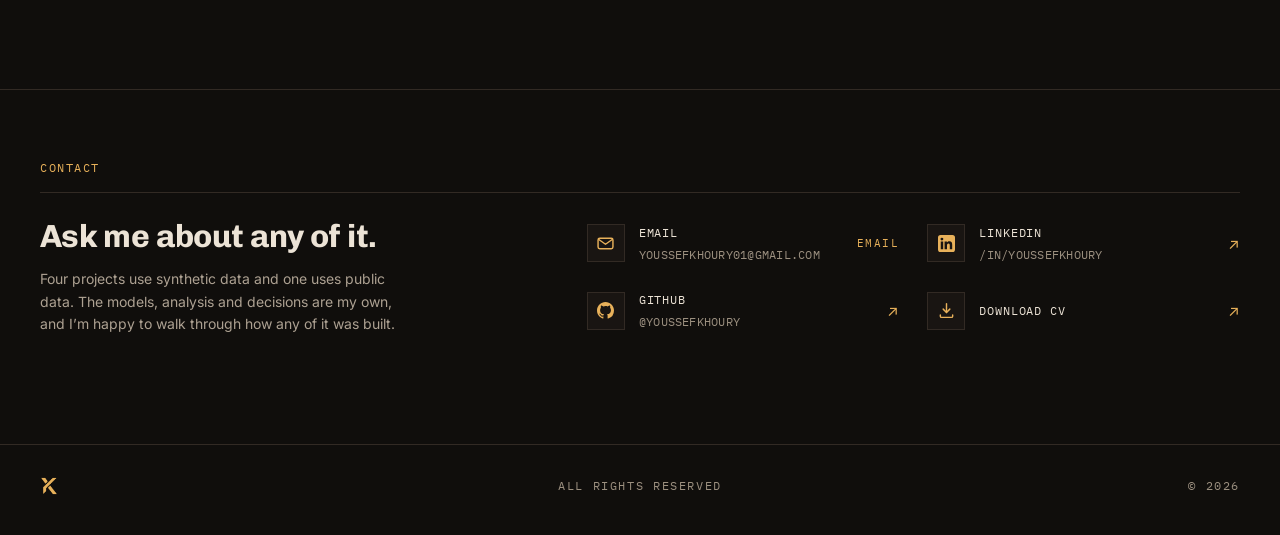
<file: v2/index.html>
<!doctype html>
<html lang="en">
  <head>
    <meta charset="UTF-8" />
    <meta name="robots" content="noindex" />
    <link rel="canonical" href="https://youssefkhoury.me/" />
    <meta http-equiv="refresh" content="0; url=/" />
    <title>Youssef Khoury — Analyst</title>
  </head>
  <body>
    <p>This site has moved to <a href="/">youssefkhoury.me</a>.</p>
    <script>location.replace('/');</script>
  </body>
</html>
</file>
<file: styles.css>
/* ============================================================
   Youssef Khoury — Analyst portfolio v2
   Single dark theme: warm charcoal + amber, terminal chrome
   ============================================================ */

:root {
  --bg: #100E0C;
  --surface: #191512;
  --surface-2: #14100D;
  --line: #322A24;
  --ink: #ECE3D6;
  --muted: #ADA192;
  --faint: #9C9080;
  --accent: #E8B15A;
  --accent-2: #C97F4B;

  --mono: "IBM Plex Mono", ui-monospace, SFMono-Regular, Menlo, monospace;
  --display: "Chivo", "Inter", system-ui, sans-serif;
  --body: "Inter", system-ui, -apple-system, "Segoe UI", sans-serif;

  --shell: min(100% - 48px, 1200px);
  --ease: cubic-bezier(.22, .61, .36, 1);
}

* { box-sizing: border-box; }

/* no scrollbar-gutter: on overlay-scrollbar browsers (Chrome/Brave/Edge on
   Win11, all of macOS) "stable both-edges" reserves phantom gutters on BOTH
   sides that never get painted — that was the black strip clipping the hero
   fog at the far left/right. Overlay scrollbars don't shift layout, so the
   gutter bought nothing. */
html { scroll-behavior: smooth; overflow-x: clip; }

/* desktop scrollbar — Chromium browsers such as Brave */
@media (min-width: 900px) {
  html { scrollbar-color: var(--accent) var(--surface-2); scrollbar-width: thin; }
  html::-webkit-scrollbar { width: 12px; }
  html::-webkit-scrollbar-track { background: var(--surface-2); border-left: 1px solid var(--line); }
  html::-webkit-scrollbar-thumb {
    background: var(--accent); border: 3px solid var(--surface-2);
    border-radius: 999px;
  }
  html::-webkit-scrollbar-thumb:hover { background: #F4C56D; }
}

body {
  margin: 0;
  max-width: 100%;
  background: var(--bg);
  color: var(--ink);
  font-family: var(--body);
  font-size: 15px;
  line-height: 1.6;
  -webkit-font-smoothing: antialiased;
  overflow-x: clip;
}

@media (prefers-reduced-motion: no-preference) {
  body { animation: page-enter .32s ease-out both; }
}
@keyframes page-enter {
  from { opacity: 0; }
  to { opacity: 1; }
}

img { max-width: 100%; display: block; }
a { color: inherit; text-decoration: none; }

.sr-only {
  position: absolute; width: 1px; height: 1px; padding: 0; margin: -1px;
  overflow: hidden; clip: rect(0 0 0 0); white-space: nowrap; border: 0;
}
.skip-link {
  position: fixed; z-index: 999; top: 10px; left: 10px; padding: 9px 14px;
  background: var(--accent); color: #1a1204; border-radius: 6px;
  font-family: var(--mono); font-size: 12px; transform: translateY(-160%);
}
.skip-link:focus { transform: none; }

:focus-visible { outline: 2px solid var(--accent); outline-offset: 3px; }

.shell { width: var(--shell); margin-inline: auto; }

.mono {
  font-family: var(--mono);
  font-size: 12px;
  letter-spacing: 0.13em;
  text-transform: uppercase;
}

/* ---------- decorative layers ---------- */
.grain {
  position: fixed; inset: 0; z-index: 200; pointer-events: none;
  opacity: 0.05; mix-blend-mode: overlay;
  background-image: url("data:image/svg+xml,%3Csvg xmlns='http://www.w3.org/2000/svg' width='160' height='160'%3E%3Cfilter id='n'%3E%3CfeTurbulence type='fractalNoise' baseFrequency='0.85' numOctaves='2' stitchTiles='stitch'/%3E%3C/filter%3E%3Crect width='100%25' height='100%25' filter='url(%23n)'/%3E%3C/svg%3E");
}
.frame {
  position: fixed; z-index: 150; width: 15px; height: 15px;
  border: 1px solid var(--faint); pointer-events: none;
}
.frame.tl { top: 13px; left: 13px; border-right: 0; border-bottom: 0; }
.frame.tr { top: 13px; right: 13px; border-left: 0; border-bottom: 0; }
.frame.bl { bottom: 13px; left: 13px; border-right: 0; border-top: 0; }
.frame.br { bottom: 13px; right: 13px; border-left: 0; border-top: 0; }

.scroll-progress {
  position: fixed; top: 0; left: 0; z-index: 130;
  width: 0; height: 2px; background: var(--accent);
  box-shadow: 0 0 8px color-mix(in srgb, var(--accent) 60%, transparent);
  will-change: width;
}

/* ---------- top bar ---------- */
.topbar {
  position: sticky; top: 0; z-index: 100;
  /* mostly see-through at rest so the hero fog drifts behind the nav */
  background: color-mix(in srgb, var(--bg) 55%, transparent);
  backdrop-filter: blur(6px);
  border-bottom: 1px solid transparent;
  transition: border-color .25s ease, background .25s ease;
}
/* once past the hero, go opaque again for legibility over real content */
.topbar.scrolled {
  border-color: var(--line);
  background: var(--bg);
}
.topbar .shell { display: flex; align-items: center; justify-content: space-between; height: 54px; }
.topbar .id { color: var(--ink); font-size: 12px; letter-spacing: 0.1em; padding: 10px 0; margin: -10px 0; }
.topbar .id b { color: var(--accent); font-weight: 600; }
.topbar .topnav { position: relative; display: flex; gap: 26px; }
.topbar .topnav a {
  position: relative; color: var(--muted); padding: 6px 9px;
  transition: color .2s ease;
}
.topbar .topnav a:hover, .topbar .topnav a.active { color: var(--ink); }
/* corner brackets — only on the hovered / active link */
.topbar .topnav a::before, .topbar .topnav a::after {
  content: ""; position: absolute; width: 6px; height: 6px;
  border: 1px solid var(--accent); opacity: 0; transition: opacity .2s ease;
}
.topbar .topnav a::before { top: 0; left: 0; border-right: 0; border-bottom: 0; }
.topbar .topnav a::after { bottom: 0; right: 0; border-left: 0; border-top: 0; }
.topbar .topnav a:hover::before, .topbar .topnav a:hover::after,
.topbar .topnav a.active::before, .topbar .topnav a.active::after { opacity: 1; }

.index-btn {
  position: relative;
  display: inline-flex; align-items: center; padding: 5px 12px;
  background: transparent; border: 0; border-radius: 0;
  color: var(--ink); font-size: 12px; letter-spacing: 0.06em;
  cursor: pointer; transition: color .2s ease;
}
/* corner brackets instead of a box: top-left + bottom-right */
.index-btn::before, .index-btn::after {
  content: ""; position: absolute; width: 7px; height: 7px;
  border: 1px solid color-mix(in srgb, var(--accent) 58%, transparent);
  transition: border-color .2s ease;
}
.index-btn::before { top: 0; left: 0; border-right: 0; border-bottom: 0; }
.index-btn::after { bottom: 0; right: 0; border-left: 0; border-top: 0; }
.index-btn:hover,
.index-btn[aria-expanded="true"] { color: var(--accent); }
.index-btn:hover::before, .index-btn:hover::after,
.index-btn[aria-expanded="true"]::before,
.index-btn[aria-expanded="true"]::after { border-color: var(--accent); }

/* ---------- mobile section strip (shown only < 720px, after the hero) ---------- */
.secnav { display: none; }

/* ---------- full-screen index overlay (game-menu style) ---------- */
.overlay {
  position: fixed; inset: 0; z-index: 300;
  background: var(--bg);
  backdrop-filter: none;
  opacity: 0; visibility: hidden;
  overflow-y: auto; -webkit-overflow-scrolling: touch; overscroll-behavior: contain;
  transform: translateY(-10px); transform-origin: top center;
  transition: opacity .34s var(--ease), transform .34s var(--ease), visibility .34s;
  scrollbar-width: thin;
  scrollbar-color: var(--accent-2) var(--surface-2);
}
.overlay::-webkit-scrollbar { width: 10px; }
.overlay::-webkit-scrollbar-track { background: var(--surface-2); }
.overlay::-webkit-scrollbar-thumb { background: var(--accent-2); border: 2px solid var(--surface-2); }
.overlay::-webkit-scrollbar-thumb:hover { background: var(--accent); }
.overlay.open { opacity: 1; visibility: visible; transform: translateY(0); }
html.menu-open .topbar {
  /* sticky stops tracking the viewport once the scroll container is locked with
     overflow:hidden (mobile Safari/Chrome), so Close scrolls away with the page.
     Pin it instead and backfill the 55px it leaves in flow, so nothing shifts. */
  position: fixed; top: 0; left: 0; right: 0;
  z-index: 400;
  background: color-mix(in srgb, var(--bg) 92%, transparent);
  border-color: var(--line);
}
html.menu-open body { padding-top: 55px; }
/* one exit at a time: the menu owns the screen, back-to-top waits */
html.menu-open .to-top { opacity: 0; transform: translateY(14px); pointer-events: none; }
/* lock the page scrollbar while the menu is open — one scroll area, not two.
   scrollbar-gutter: stable both-edges keeps the gutter reserved, so nothing reflows */
html.menu-open { overflow-x: clip; overflow-y: scroll; }
html.menu-open body { overflow: hidden; }
.ov-inner {
  width: var(--shell); margin-inline: auto; min-height: 100%;
  display: grid; grid-template-columns: 1fr 300px; gap: 48px; align-content: center;
  padding-block: 80px;
}

.ov-nav { display: flex; flex-direction: column; }
.ov-nav a, .ov-side { font-family: var(--body); }
.ov-nav a {
  position: relative;
  display: flex; align-items: baseline; gap: 18px;
  padding: 14px 12px; border-bottom: 1px solid var(--line);
  font-family: var(--display); font-weight: 600; font-size: clamp(26px, 4.4vw, 44px);
  letter-spacing: -0.02em; color: var(--ink);
  opacity: 0; transform: translateX(-14px);
  transition: opacity .3s var(--ease), transform .3s var(--ease), color .2s ease, background .25s ease;
}
.ov-nav a i { font-size: 13px; font-style: normal; color: var(--faint); font-weight: 400; }
.ov-nav a:hover, .ov-nav a:focus-visible {
  color: var(--accent); transform: translateX(8px);
  background: linear-gradient(90deg, color-mix(in srgb, var(--accent) 7%, transparent), transparent 76%);
  transition-delay: 0s;
}
/* corner-lock: brackets snap inward onto the hovered / focused entry */
.ov-nav a::before, .ov-nav a::after {
  content: ""; position: absolute; width: 16px; height: 16px;
  border: 1.5px solid var(--accent); opacity: 0; pointer-events: none;
  transition: opacity .2s ease, transform .28s var(--ease);
}
.ov-nav a::before { top: 8px; left: 0; border-right: 0; border-bottom: 0; transform: translate(-10px, -10px); }
.ov-nav a::after { bottom: 8px; right: 0; border-left: 0; border-top: 0; transform: translate(10px, 10px); }
.ov-nav a:hover::before, .ov-nav a:hover::after,
.ov-nav a:focus-visible::before, .ov-nav a:focus-visible::after { opacity: 1; transform: translate(0, 0); }
.overlay.open .ov-nav a { opacity: 1; transform: none; }
.overlay.open .ov-nav a:nth-child(1) { transition-delay: .08s; }
.overlay.open .ov-nav a:nth-child(2) { transition-delay: .12s; }
.overlay.open .ov-nav a:nth-child(3) { transition-delay: .16s; }
.overlay.open .ov-nav a:nth-child(4) { transition-delay: .20s; }
.overlay.open .ov-nav a:nth-child(5) { transition-delay: .24s; }
.overlay.open .ov-nav a:nth-child(6) { transition-delay: .28s; }
.overlay.open .ov-nav a:nth-child(7) { transition-delay: .32s; }
.overlay.open .ov-nav a:hover,
.overlay.open .ov-nav a:focus-visible { transition-delay: 0s; }

.ov-side { display: flex; flex-direction: column; gap: 16px; align-self: center; color: var(--muted); opacity: 0; transition: opacity .4s ease .3s; }
.overlay.open .ov-side { opacity: 1; }
.ov-side > div { display: flex; flex-direction: column; gap: 4px; }
.ov-side span { font-size: 12px; letter-spacing: 0.16em; color: var(--faint); }
.ov-side b { font-size: 12px; font-weight: 500; color: var(--ink); font-variant-numeric: tabular-nums; }
.ov-social { flex-direction: column !important; gap: 6px !important; margin-top: 6px; }
.ov-social a { display: flex; gap: 8px; font-size: 12px; letter-spacing: 0.06em; color: var(--muted); }
.ov-social a .ar { color: var(--accent); }
.ov-social a:hover { color: var(--ink); }
.ov-stamp { font-size: 12px; letter-spacing: 0.14em; color: var(--faint); margin: 8px 0 0; }

/* ---------- reveal (only hidden once JS confirms it can un-hide them) ---------- */
.js .reveal { opacity: 0; transform: translateY(20px); transition: opacity 1s var(--ease), transform 1s var(--ease); }
.js .reveal.visible { opacity: 1; transform: none; }

/* section-aware scroll reveal: headings wipe in as you reach them */

/* small amber section labels type-wipe left to right */
.js .sec-head.reveal .sk,
.js .sec-head.reveal > span:first-child {
  clip-path: inset(0 105% 0 -2px);
  transition: clip-path 1.1s var(--ease);
}
.js .sec-head.reveal.visible .sk,
.js .sec-head.reveal.visible > span:first-child { clip-path: inset(0 -2px 0 -2px); }
.js .sec-head.reveal > span:last-child { opacity: 0; transition: opacity .75s ease .48s; }
.js .sec-head.reveal.visible > span:last-child { opacity: 1; }

/* large display headings clip-wipe + rise */
.js .flag-copy.reveal h2 {
  clip-path: inset(0 100% 0 0); transform: translateY(14px);
  transition: clip-path 1.2s var(--ease), transform 1.2s var(--ease);
}
.js .flag-copy.reveal.visible h2 { clip-path: inset(0 0 0 0); transform: none; }

/* cascade the two credential cards instead of popping together */
.js .cred-grid .cert.reveal:nth-child(2) { transition-delay: .12s; }

/* ---------- hero ---------- */
/* pull the hero up under the sticky topbar so the drifting fog fills the
   top strip behind the nav; hero-grid padding compensates so nothing shifts */
.hero { position: relative; overflow: hidden; border-bottom: 1px solid var(--line); margin-top: -54px; }
@media (max-width: 700px) {
  .hero { min-height: calc(100svh - 190px); }
}
.hero canvas { position: absolute; inset: 0; width: 100%; height: 100%; display: block; pointer-events: none; }
/* atmospheric drifting fog — rendered low-res and softened so it reads as
   haze, not pixels; denser toward the hero's outer edges (see script.js) */
/* no CSS filter here: it forces a full-layer GPU pass every animation frame,
   which is what dropped desktop scroll below 60fps. The 2x buffer upscale
   already softens the dots. */
/* the canvas bleeds ~8% past every hero edge (clipped by .hero's
   overflow:hidden) so the drifting grid never exposes a black strip when the
   wave shoves the outer dots inward — the vignette is still measured against
   the visible box (fVW/fVH in script.js) so the visible edges stay full-bright */
.hero #herofog { opacity: .52; inset: auto; left: -8%; top: -8%; width: 116%; height: 116%; }
/* a faint fixed amber wash so the hero never reads as flat black */
.hero::before {
  content: ""; position: absolute; inset: 0; z-index: 0; pointer-events: none;
  background:
    radial-gradient(80% 60% at 15% 20%, rgba(232, 177, 90, .06), transparent 60%),
    radial-gradient(80% 60% at 85% 30%, rgba(224, 150, 70, .05), transparent 60%),
    radial-gradient(90% 70% at 50% 95%, rgba(232, 177, 90, .05), transparent 65%);
}
.hero-grid {
  position: relative; z-index: 1;
  display: grid; grid-template-columns: auto 1fr; gap: clamp(34px, 4.5vw, 60px); align-items: center;
  padding-top: calc(54px + clamp(40px, 6vw, 66px)); padding-bottom: clamp(52px, 9vw, 88px);
}
@media (min-width: 1200px) {
  .hero-grid {
    grid-template-columns: auto minmax(0, 560px);
    justify-content: center;
  }
}
/* the case-file card is desktop-only, so on a phone the portrait comes back
   here as a small medallion above the eyebrow */
.hero-avatar { display: none; }

.eyebrow { color: var(--faint); margin: 0 0 20px; }
h1 {
  font-family: "Roboto Flex", var(--display); font-weight: 700;
  font-size: clamp(34px, 5.6vw, 64px); line-height: 1.03; letter-spacing: -0.025em;
  text-wrap: balance; margin: 0 0 22px; max-width: 17ch;
}
h1 em { font-style: normal; color: var(--accent); }
h1 .nw { white-space: nowrap; }
/* pressure-type: per-letter spans that bulge toward the cursor (desktop, motion-safe) */
.hero-copy h1 { cursor: default; user-select: none; -webkit-user-select: none; }
h1 .tp-word { display: inline-block; white-space: nowrap; }
h1 .tp-ch {
  display: inline-block; will-change: font-variation-settings;
  font-variation-settings: "wght" 700, "wdth" 100;
}

/* birthdate stamp, upper-right of the hero — same pressure-type morph as the headline */
.birthdate {
  position: absolute; z-index: 2; top: 19%; right: clamp(14px, 4.5vw, 60px);
  font-family: var(--mono); font-weight: 500;
  font-size: 11.5px; letter-spacing: 0.16em; color: var(--faint);
  pointer-events: none; user-select: none; -webkit-user-select: none;
}
.birthdate .tp-word { display: inline-block; white-space: nowrap; }
.birthdate .tp-ch { display: inline-block; }
@media (max-width: 900px) { .birthdate { display: none; } }

.lead { color: var(--muted); max-width: 56ch; margin: 0 0 32px; font-size: 15.5px; }

.actions { display: flex; flex-wrap: wrap; gap: 14px 28px; }
.actions a, .actions button {
  font-family: var(--mono); font-size: 12px; letter-spacing: 0.07em; text-transform: uppercase;
  color: var(--ink); background: none; border: 0; border-bottom: 1px solid var(--line);
  padding: 0 0 4px; cursor: pointer; transition: border-color .2s ease;
}
.actions a:hover, .actions button:hover { border-color: var(--accent); }
.actions .ar { color: var(--accent); display: inline-block; }

/* larger arrow glyph; alignment (the hover-slide lives after the component rules below).
   line-height 1 clips the ↗ head on some faces, so give the glyph its own room. */
.idlinks a .ar, .ov-social a .ar, .actions .ar, .case-links a .ar {
  font-size: 15px; line-height: 1.25; align-self: center; overflow: visible;
}
.idlinks a, .ov-social a { align-items: center; }
.actions a, .actions button { display: inline-flex; align-items: center; gap: 7px; }
/* arrow trails the label, so every link's text starts at the same left edge */
.idlinks a .ar, .ov-social a .ar, .actions a .ar, .actions button .ar, .case-links a .ar {
  order: 9; margin: 0;
}

.stackline { display: none; }
.hero-copy .actions { margin-top: 34px; }

/* ---------- hero case-file card ----------
   one proportional system: every dimension below is in `em`, and the single
   font-size knob on .idcard scales the whole card as one unit. */
.idcard {
  position: relative;
  /* the two knobs that set the card's proportions: a bigger type scale keeps
     the copy legible, a shorter photo keeps the card the height of the text
     column beside it */
  --photo-h: 23em;
  --seam: calc(var(--photo-h) - 3.2em);
  width: 35em;
  margin-inline: auto;
  margin-top: 24px;
  font-size: clamp(8px, 0.36vw + 6.6px, 11.6px);
}
.casecard {
  position: relative; width: 100%; overflow: hidden;
  background: linear-gradient(180deg, var(--surface), var(--surface-2));
  border: 1px solid color-mix(in srgb, var(--accent) 55%, var(--line));
  border-radius: 0 1.6em 1.6em 1.6em;   /* square top-left so the tab's edges continue the card's as one line */
  box-shadow: 0 1.6em 3.6em rgba(0, 0, 0, .3);
}

/* one L-bracket only: a registration mark mirroring the photo's top-right
   corner mark (.dsr-photo::after) across the diagonal — same 1em inset, opposite
   (bottom-left) corner, opening up-right so the two read as a facing pair */
.dsr-frame { position: absolute; inset: 0; pointer-events: none; z-index: 6; }
.dsr-frame::before {
  content: ""; position: absolute; width: 1.15em; height: 1.15em;
  border: 0 solid var(--accent); opacity: .7;
  left: 1em; top: calc(var(--seam) - 2.15em);
  border-left-width: 1px; border-bottom-width: 1px;
}

/* folder tab — sealed flush onto the card's top edge: the tab's bottom sits
   exactly on the card's top border (no overlap, no gap), so the two borders
   meet in one clean line instead of a stray corner past the seam */
.dsr-tab {
  position: absolute; top: -2.95em; left: 0; z-index: 5;
  display: flex; align-items: center; gap: 0.7em;
  height: 2.95em; padding: 0 1.5em 0 1.35em;
  background: var(--surface);
  border: 1px solid color-mix(in srgb, var(--accent) 55%, var(--line));
  border-bottom: 0;
  border-radius: 0;                     /* square top: the file reads as sealed */
  font-size: 0.92em; letter-spacing: 0.24em; text-transform: uppercase;
  color: var(--accent); white-space: nowrap;
}
.dsr-tab b { color: var(--faint); font-weight: 500; margin: 0 0.15em; }
.dsr-tab svg { flex: none; width: 1.55em; height: 1.3em; color: var(--accent); }

/* vertical caption up the right edge */
.dsr-side {
  position: absolute; top: 5.5em; right: 1.7em; z-index: 4;
  writing-mode: vertical-rl; text-orientation: mixed;
  display: flex; align-items: center; gap: 0.9em;
  font-size: 0.8em; letter-spacing: 0.34em; text-transform: uppercase; color: var(--faint);
}
.dsr-side::before { content: "\2022"; color: var(--accent); font-size: 1.6em; line-height: 1; }
.dsr-side::after {
  content: ""; width: 1px; height: 7em;
  background: color-mix(in srgb, var(--accent) 45%, transparent);
}

/* understated gold dot texture */
.dsr-dots {
  position: absolute; z-index: 3; pointer-events: none;
  background-image: radial-gradient(color-mix(in srgb, var(--accent) 40%, transparent) 0.6px, transparent 1.1px);
  background-size: 0.8em 0.8em;
}
.dsr-dots-a { top: 3em; left: 1.3em; width: 4.6em; height: 7em; opacity: .32; }
.dsr-dots-b { right: 1.9em; bottom: 7em; width: 4em; height: 5em; opacity: .28; }

/* portrait — fills the frame, warm glow behind the subject */
.dsr-photo {
  position: relative; height: var(--photo-h); overflow: hidden;
  border-radius: 0 1.5em 0 0; background: var(--surface-2);
}
.dsr-photo::before {
  content: ""; position: absolute; inset: 0; z-index: 0;
  background:
    radial-gradient(44% 38% at 50% 76%, color-mix(in srgb, var(--accent) 26%, transparent), transparent 70%),
    radial-gradient(82% 66% at 50% 66%, color-mix(in srgb, var(--accent-2) 16%, transparent), transparent 80%);
}
.dsr-photo img {
  /* anchored to the bottom, so shrinking the width is what opens headroom at
     the top — at 65% the hair was clipped flush against the card's border */
  position: absolute; z-index: 1; bottom: 0; left: 50%;
  width: 58%; height: auto; transform: translateX(-50%);
  object-fit: contain; object-position: 50% 100%;
  filter: contrast(1.03) saturate(1.02);
  pointer-events: none; user-select: none; -webkit-user-drag: none;
}
.dsr-photo::after {
  content: ""; position: absolute; z-index: 2; right: 1em; top: 1em;
  width: 0.9em; height: 0.9em;
  border-right: 1px solid var(--accent); border-top: 1px solid var(--accent); opacity: .65;
}

/* level seam across the panel's top edge */
.dsr-seam {
  position: absolute; z-index: 4; left: 0; top: var(--seam); width: 100%; height: 0;
  border-top: 1.5px solid color-mix(in srgb, var(--accent) 55%, transparent);
  pointer-events: none;
}

/* information panel — flat top edge picks up the seam */
.dsr-body {
  position: relative; z-index: 2;
  margin-top: -3.2em; padding: 2.6em 2.3em 2.1em;
  clip-path: polygon(0 0, 100% 0, 100% 100%, 0 100%);
  background: var(--surface);
}
.dsr-name {
  font-family: var(--display); font-weight: 800; font-size: 2.5em; line-height: 1;
  letter-spacing: 0.055em; text-transform: uppercase; color: var(--ink);
  margin: 0; max-width: none; white-space: nowrap;
}
.dsr-role  { color: var(--accent); font-size: 1em; letter-spacing: 0.16em; text-transform: uppercase; margin: 0.8em 0 0; }
.dsr-role2 { color: var(--ink); font-size: 1em; letter-spacing: 0.34em; text-transform: uppercase; margin: 0.32em 0 0; opacity: .9; }

.dsr-rule {
  display: block; position: relative; width: 60%; height: 1px; margin: 1.5em 0 1.5em;
  background: color-mix(in srgb, var(--accent) 22%, transparent);
}
.dsr-rule::before {
  content: ""; position: absolute; left: 0; top: -1.5px; width: 3.4em; height: 4px; background: var(--accent);
}

/* metadata — icon · label · leader · value */
.dsr-meta { display: grid; gap: 1.6em; margin: 0.2em 0 0; }
.dsr-meta > div {
  display: flex; align-items: center; gap: 0.9em;
  font-size: 1em; letter-spacing: 0.12em; text-transform: uppercase;
}
.dsr-ic { flex: none; display: inline-flex; align-items: center; justify-content: center; width: 1.7em; height: 1.7em; color: var(--accent); line-height: 1; }
.dsr-ic svg { display: block; width: 100%; height: 100%; }
.dsr-meta dt { flex: none; color: var(--muted); margin: 0; }
.dsr-meta dt::after { content: "\00a0\00a0:"; color: var(--faint); }
.dsr-led { flex: 1; height: 0; border-bottom: 1px dotted color-mix(in srgb, var(--accent) 40%, transparent); }
.dsr-meta dd { flex: none; color: var(--ink); margin: 0; }
.dsr-meta dd.ok { color: var(--accent); }

/* footer links — icon · label · arrow, evenly split */
.dsr-links {
  display: flex; align-items: stretch; margin: 1.9em 0 0; padding: 1.4em 0 0;
  border-top: 1px solid color-mix(in srgb, var(--accent) 22%, transparent);
}
.dsr-links a {
  flex: 1; display: inline-flex; align-items: center; justify-content: center; gap: 0.55em;
  padding: 0.5em 0; margin: -0.5em 0;
  font-size: 1em; letter-spacing: 0.08em; text-transform: uppercase; color: var(--muted);
  transition: color .2s ease;
}
.dsr-links a + a { border-left: 1px solid color-mix(in srgb, var(--accent) 20%, transparent); }
.dsr-links a:hover { color: var(--ink); }
.dsr-links svg { flex: none; width: 1.5em; height: 1.5em; color: var(--faint); transition: color .2s ease; }
.dsr-links a:hover svg { color: var(--accent); }

/* ---------- skills marquee ---------- */
.skillstrip {
  border-block: 1px dashed color-mix(in srgb, var(--accent) 42%, transparent);
  padding: 20px 0;
  display: grid; gap: 10px;
  overflow: hidden;
}
.marquee {
  display: flex; overflow: hidden;
  -webkit-mask-image: linear-gradient(90deg, transparent, #000 7%, #000 93%, transparent);
          mask-image: linear-gradient(90deg, transparent, #000 7%, #000 93%, transparent);
}
.mq-track {
  flex: 0 0 auto; min-width: 100%;
  display: flex; justify-content: space-around; align-items: center;
  margin: 0; padding: 0; list-style: none;
  animation: mq-scroll 44s linear infinite;
}
.marquee.rev .mq-track { animation-direction: reverse; animation-duration: 54s; }
.marquee:hover .mq-track { animation-play-state: paused; }
.mq-track li {
  position: relative; white-space: nowrap; padding: 4px 30px;
  font-family: var(--mono); font-size: 12px; letter-spacing: 0.18em;
  text-transform: uppercase; color: var(--muted);
  transition: color .25s ease;
}
.mq-track li::after {
  content: "/"; position: absolute; right: -2px;
  color: color-mix(in srgb, var(--accent) 55%, transparent);
}
.marquee:hover .mq-track li:hover { color: var(--accent); }
@keyframes mq-scroll { to { transform: translateX(-100%); } }

/* ---------- sections ---------- */
.section { padding-block: clamp(66px, 10vw, 108px); }
/* consecutive sections stack two large paddings — tighten the seam both sides */
.section + .section { padding-top: clamp(34px, 5vw, 54px); }
.section:has(+ .section) { padding-bottom: clamp(34px, 5vw, 54px); }
/* the dossier wraps flagship/credentials/experience, so the two rules above
   can't see across it and that one seam kept both full paddings — halve it too */
.section:has(+ .dossier) { padding-bottom: clamp(34px, 5vw, 54px); }
.dossier-body > .section:first-child { padding-top: clamp(34px, 5vw, 54px); }
.sec-head {
  position: relative;
  display: flex; justify-content: space-between; align-items: baseline;
  color: var(--muted); padding-bottom: 16px; margin-bottom: 26px;
}
.sec-head::after {
  content: ""; position: absolute; left: 0; bottom: 0; width: 100%; height: 1px;
  background: var(--line); transform: scaleX(1); transform-origin: left;
  transition: transform .6s var(--ease);
}
/* draw the divider in with the reveal, but only when JS can also un-hide it */
.js .sec-head.reveal:not(.visible)::after { transform: scaleX(0); }
.sec-head span:first-child { color: var(--accent); }
/* phone-only chrome: the metric row and the drawer front */
.sec-metrics { display: none; }
.drawer-front { display: none; }
.dossier-label { display: none; }
/* section label doubles as the a11y/SEO heading — keep it visually a label */
.sec-head h2.sk {
  font: inherit; margin: 0; color: var(--accent); font-weight: 400;
  letter-spacing: inherit; text-transform: inherit;
}

h2 {
  font-family: var(--display); font-weight: 700;
  font-size: clamp(23px, 3.1vw, 32px); line-height: 1.1; letter-spacing: -0.02em;
  text-wrap: balance; margin: 0 0 16px; max-width: 26ch;
}

/* ---------- work rows ---------- */
#work { --case-rise: 52px; --case-tilt: 7deg; }
#work .shell { position: relative; }

/* scroll rail down the left of the list; fill tracks progress through the section */
.work-rail {
  position: absolute; left: -2px; top: 128px; bottom: 56px; width: 2px;
  background: none; pointer-events: none;
}
.work-rail span {
  position: absolute; left: 0; top: 0; width: 2px; height: var(--rail, 0%);
  background: var(--accent);
  box-shadow: 0 0 12px color-mix(in srgb, var(--accent) 55%, transparent);
  transition: height .12s linear;
}

.work-intro {
  color: var(--muted); font-size: 14px; line-height: 1.7;
  max-width: 70ch; margin: 2px 0 32px;
}

.case-item { position: relative; max-width: 1080px; border-bottom: 1px solid var(--line); }

/* scroll-scrubbed entrance: each case tilts up out of depth and settles as it
   scrolls into view. Native scroll-timeline only — GPU-composited, no JS. Browsers
   without it (Firefox / older Safari) keep the IntersectionObserver .reveal fade. */
@supports (animation-timeline: view()) {
  @media (prefers-reduced-motion: no-preference) {
    .js #work .shell { perspective: 1200px; }
    .js #work .case-item.reveal { opacity: 1; transform: none; transition: none; }
    .js #work .case-item {
      transform-origin: 50% 100%;
      animation: caseScrub linear both;
      animation-timeline: view();
      animation-range: entry 4% cover 22%;
    }
  }
}
@keyframes caseScrub {
  from { opacity: 0; transform: translateY(var(--case-rise)) rotateX(var(--case-tilt)) scale(.985); }
  to   { opacity: 1; transform: none; }
}

/* flagship case — marked only by the label, not a permanent highlight */
.case-item.flagship::before {
  content: "[ flagship ]";
  position: absolute; top: 18px; left: 54px; z-index: 2;
  font-family: var(--mono); font-size: 11px; letter-spacing: 0.22em;
  text-transform: uppercase; color: var(--accent);
}
.case-item.flagship .row { padding-top: 60px; }
.case-item.live::before {
  content: "[ in production ]";
  position: absolute; top: 18px; left: 54px; z-index: 2;
  font-family: var(--mono); font-size: 11px; letter-spacing: 0.22em;
  text-transform: uppercase; color: #8FCB8B;
}
.case-item.live .row { padding-top: 60px; }
.result {
  margin: 0 0 20px; font-size: 12px; line-height: 1.6;
  letter-spacing: 0.02em; color: var(--muted); max-width: 74ch;
}
.result b { color: var(--accent); font-weight: 600; }

.row {
  position: relative; width: 100%;
  display: grid; grid-template-columns: 168px 1fr 178px; column-gap: 40px; align-items: center;
  padding: 46px 6px 46px 54px;
  font: inherit; color: inherit; text-align: left;
  background: none; border: 0; cursor: pointer; -webkit-appearance: none; appearance: none;
  transition: background .3s var(--ease);
}
/* hover: a faded amber wash, no frame — fades out to the right */
.row:hover {
  background: linear-gradient(90deg,
    color-mix(in srgb, var(--accent) 7%, transparent),
    color-mix(in srgb, var(--accent) 2%, transparent) 60%,
    transparent);
}

/* expandable case detail */
.js .case { overflow: hidden; height: 0; transition: height .38s var(--ease); }
.case-inner { padding: 0 6px 44px 262px; }
.js .case-inner { opacity: 0; transition: opacity .3s ease; }
.js .case.open > .case-inner { opacity: 1; }
/* case detail: one section at a time behind bracket tabs — the panel used to
   stack Situation / Built / Showed as three paragraphs, which nobody read */
.case-tabs { display: none; }
.js .case-tabs {
  display: flex; flex-wrap: wrap; gap: 26px;
  margin: 0 0 20px; padding-bottom: 12px; border-bottom: 1px solid var(--line);
}
/* padding grows the click area, the matching negative margin keeps the row
   where it was and lands the active seam on the rule */
.ct-tab {
  position: relative; padding: 11px 0; margin: -11px 0; background: none; border: 0; cursor: pointer;
  font: inherit; font-size: 12px; letter-spacing: 0.16em; text-transform: uppercase;
  color: var(--faint); transition: color .22s ease;
}
.ct-tab::before,
.ct-tab::after { content: ""; opacity: 0; transition: opacity .22s ease; }
.ct-tab::before { content: "[ "; }
.ct-tab::after { content: " ]"; }
.ct-tab:hover { color: var(--ink); }
.ct-tab.on { color: var(--accent); }
.ct-tab.on::before, .ct-tab.on::after { opacity: 1; }
/* the seam under the active tab */
.ct-tab.on { box-shadow: 0 13px 0 -12px var(--accent); }

.ct-panels { margin: 0 0 22px; max-width: 74ch; }
.ct-panel { margin: 0; color: var(--muted); font-size: 14px; line-height: 1.7; }
/* stack every panel in one grid cell so the container is sized by the tallest
   one — switching tabs then never reflows the case height */
.js .ct-panel { display: none; }
.js .ct-panel.on { display: block; }
/* no-JS: panels stack and read as plain paragraphs */
.ct-panel + .ct-panel { margin-top: 14px; }
.js .ct-panel + .ct-panel { margin-top: 0; }
.case-links { display: flex; flex-wrap: wrap; gap: 22px; font-size: 12px; }
.case-links a { color: var(--accent); display: inline-flex; align-items: center; gap: 7px; border-bottom: 1px solid transparent; padding-bottom: 2px; }
.row .chev {
  display: inline-block; width: 1em; text-align: center;
  font-size: 16px; line-height: 1; color: var(--accent);
  transition: transform .3s var(--ease);
}
.row[aria-expanded="true"] .chev { transform: rotate(45deg); }
.row[aria-expanded="true"] .go { opacity: 1; transform: none; }
.row[aria-expanded="true"] h3 { color: var(--accent); }

/* node on the rail — lights amber when this row is the one you're reading */
.row .node {
  position: absolute; left: -7px; top: 50%; width: 10px; height: 10px; margin-top: -5px;
  border-radius: 50%; background: var(--bg); border: 1.5px solid var(--faint); pointer-events: none;
  transition: border-color .3s ease, background .3s ease, box-shadow .3s ease, transform .3s var(--ease);
}
.row.rail-lit .node {
  border-color: var(--accent); background: var(--accent);
  box-shadow: 0 0 12px var(--accent); transform: scale(1.2);
}
.row.is-active .idx { color: var(--accent); }

.row .idx { color: var(--faint); display: block; margin-bottom: 14px; font-size: 13px; transition: color .3s ease; }
.row h3 {
  font-family: var(--display); font-weight: 600;
  font-size: clamp(20px, 2.6vw, 27px); letter-spacing: -0.015em; margin: 0 0 14px;
  transition: color .2s ease;
}
.row:hover h3 { color: var(--accent); }
/* the headline result, visible before the accordion opens — a recruiter
   scanning collapsed rows should still see the number that matters */
.row .row-stat {
  display: block; font-size: 12.5px; letter-spacing: 0.01em; line-height: 1.5;
  color: var(--accent-2); margin-bottom: 12px; max-width: 60ch;
}
.row .tags {
  font-size: 12px; letter-spacing: 0.1em; color: var(--muted); display: block; margin-bottom: 12px;
}
.row .tags b { color: var(--accent-2); font-weight: 500; }
/* separators live on the tag, not in the markup, so hiding a tag on a phone
   takes its dot with it */
.row .tags .t + .t::before { content: " · "; color: var(--faint); }
.case-dek {
  color: var(--muted); font-size: 13.5px; line-height: 1.65; margin: 0 0 16px; max-width: 74ch;
}
.case-inner .outcome {
  color: var(--ink); font-size: 13px; line-height: 1.6; margin: 0 0 22px; max-width: 74ch;
  padding-left: 12px; border-left: 2px solid var(--accent);
}
.case-inner .outcome .mono {
  color: var(--accent); font-size: 11px; letter-spacing: 0.16em; margin-right: 8px;
}

/* per-row staggered entrance */
.js .row.reveal h3 { opacity: 0; transform: translateY(18px); transition: opacity .5s var(--ease), transform .5s var(--ease); }
.js .row.reveal.visible h3 { opacity: 1; transform: none; }
.js .row.reveal .idx,
.js .row.reveal .tags,
.js .row.reveal .tags {
  opacity: 0; transform: translateY(8px);
  transition: opacity .45s var(--ease), transform .45s var(--ease);
}
.js .row.reveal .tags { transition-delay: .08s; }
.js .row.reveal.visible .idx,
.js .row.reveal.visible .tags { opacity: 1; transform: none; }

.row .go {
  justify-self: start; align-self: center;
  display: inline-flex; align-items: center; gap: 8px; white-space: nowrap;
  min-height: 28px; padding-left: 14px; border-left: 1px solid var(--line);
  color: var(--accent); font-size: 14px;
  opacity: 0; transform: translateX(-6px);
  transition: opacity .24s ease, transform .28s var(--ease);
}
.row:hover .go, .row:focus-visible .go { opacity: 1; transform: none; }
.row .go b {
  font-family: var(--mono); font-size: 12px; font-weight: 500;
  letter-spacing: 0.12em; text-transform: uppercase;
}
.row .go .ar { display: inline-block; }

.spark {
  display: block; width: 156px; height: 82px; color: var(--accent);
  transform-origin: left center;
  transition: transform .3s var(--ease), color .25s ease;
}
.row:hover .spark { transform: scale(1.05); color: #f3c274; }
.spark svg { width: 100%; height: 100%; overflow: visible; }
.spark polygon { fill: color-mix(in srgb, var(--accent) 15%, transparent); }
.spark polyline {
  fill: none; stroke: currentColor; stroke-width: 2; stroke-linejoin: round; stroke-linecap: round;
  stroke-dasharray: 320; stroke-dashoffset: 320; transition: stroke-dashoffset 1.1s var(--ease) .1s;
}
.reveal.visible .spark polyline { stroke-dashoffset: 0; }
.spark.route circle { fill: var(--bg); stroke: currentColor; stroke-width: 2; }
.spark.route circle.destination { fill: currentColor; }
.spark.bars rect {
  fill: currentColor; opacity: .5; transform-origin: bottom; transform: scaleY(0);
  transition: transform .5s var(--ease); transition-delay: .1s;
}
.spark.bars rect:nth-child(2) { transition-delay: .16s; }
.spark.bars rect:nth-child(3) { transition-delay: .22s; }
.spark.bars rect:nth-child(4) { transition-delay: .28s; }
.spark.bars rect:nth-child(5) { transition-delay: .34s; opacity: .85; }
.reveal.visible .spark.bars rect { transform: scaleY(1); }
.spark.gauge svg { overflow: visible; }
.spark.gauge circle { fill: none; stroke-width: 6; stroke-linecap: round; transform: rotate(-90deg); transform-origin: 64px 34px; }
.spark.gauge circle.track { stroke: var(--line); }
.spark.gauge circle.val {
  stroke: currentColor; stroke-dasharray: 76 100; stroke-dashoffset: 100;
  transition: stroke-dashoffset .9s var(--ease) .15s;
}
.reveal.visible .spark.gauge circle.val { stroke-dashoffset: 0; }
.spark.dots circle { fill: currentColor; opacity: .85; }
.spark.dots circle.hollow { fill: none; stroke: currentColor; stroke-width: 1.6; opacity: .5; }

/* desktop: Selected work as a 2×2 grid (01 02 / 03 04). Cards are set apart
   by whitespace, not rules. Each case opens inside its own cell so the detail
   appears right where it was clicked. Mobile keeps the single stack. */
@media (min-width: 900px) {
  .cases .case-item { max-width: none; }
  .cases .row {
    grid-template-columns: 92px minmax(0, 1fr) 94px;
    column-gap: 22px; align-items: center;
    padding: 24px 10px 24px 34px;
  }
  .cases .case-item.flagship .row { padding-top: 40px; }
  .cases .case-item.flagship::before { left: 34px; top: 12px; }
  .cases .case-item.live .row { padding-top: 40px; }
  .cases .case-item.live::before { left: 34px; top: 12px; }
  .cases .spark { width: 84px; height: 34px; }
  .cases .row-body {
    display: grid; align-items: baseline;
    grid-template-columns: 40px minmax(0, 1fr) minmax(0, 40%);
    column-gap: 24px;
  }
  .cases .row .idx { grid-column: 1; grid-row: 1 / span 2; margin: 0; }
  .cases .row h3 { grid-column: 2; grid-row: 1; margin: 0; font-size: clamp(17px, 1.65vw, 21px); }
  .cases .row .row-stat { grid-column: 2; grid-row: 2; margin: 0; }
  .cases .row .tags { grid-column: 3; grid-row: 1 / span 2; align-self: center; margin: 0; justify-self: end; text-align: right; }
  .cases .case-inner { padding: 2px 10px 34px 224px; }
  .cases .case dl > div { grid-template-columns: 116px 1fr; gap: 16px; }
}

/* ---------- flagship ---------- */
.flag-grid { display: grid; grid-template-columns: .9fr 1.1fr; gap: 40px; align-items: start; margin-top: 8px; }

@media (min-width: 721px) {
  /* Align the flagship narrative with the live panel content without shrinking the panel. */
  .flag-copy { padding-top: 40px; }
}

.flag-copy p { color: var(--muted); }
.flag-copy .actions { margin-top: 20px; flex-direction: column; align-items: flex-start; gap: 12px; }
.fineprint { color: var(--faint); font-size: 12px; margin-top: 20px; line-height: 1.6; }

.dashboard-window {
  border: 1px solid var(--line); border-radius: 12px; overflow: hidden;
  background: var(--surface-2); min-height: 460px; display: flex; flex-direction: column;
}
.window-bar {
  display: flex; align-items: center; justify-content: space-between; gap: 12px;
  padding: 11px 14px; border-bottom: 1px solid var(--line); color: var(--muted); font-size: 12px;
}
.window-bar span:first-child { color: var(--accent-2); letter-spacing: .2em; }
.window-bar a { color: var(--accent); }

.dash-stage { position: relative; flex: 1; display: flex; min-height: 420px; }
.dash-stage iframe {
  flex: 1; width: 100%; border: 0; background: var(--surface-2);
  opacity: 1; transition: opacity .4s ease, filter .4s ease;
}
.is-gated .dash-stage iframe { opacity: 0; }

/* blurred skeleton teaser shown until the visitor opts in */
.dash-skeleton {
  position: absolute; inset: 0; z-index: 1; padding: 26px;
  display: flex; flex-direction: column; gap: 18px;
  background: var(--surface-2);
  filter: blur(7px); opacity: .9;
  transition: opacity .35s ease;
}
.dash-skeleton > * , .dash-skeleton span { border-radius: 8px; background: linear-gradient(120deg, var(--surface), var(--line) 60%, var(--surface)); }
.dash-skeleton .sk-kpis { display: grid; grid-template-columns: repeat(4, 1fr); gap: 14px; background: none; }
.dash-skeleton .sk-kpis span { height: 74px; }
.dash-skeleton .sk-kpis span:nth-child(2) { background: linear-gradient(120deg, color-mix(in srgb, var(--accent) 22%, var(--surface)), var(--line)); }
.dash-skeleton .sk-chart { flex: 1; min-height: 150px; }
.dash-skeleton .sk-split { display: grid; grid-template-columns: 1.4fr 1fr; gap: 14px; background: none; }
.dash-skeleton .sk-split span { height: 96px; }
.dashboard-window:not(.is-gated) .dash-skeleton { opacity: 0; pointer-events: none; }

/* the opt-in gate */
.dash-gate {
  position: absolute; inset: 0; z-index: 2;
  display: flex; flex-direction: column; align-items: center; justify-content: center; gap: 12px;
  background: color-mix(in srgb, var(--bg) 45%, transparent);
  border: 0; cursor: pointer; color: var(--ink);
  font-family: var(--mono); text-transform: uppercase;
  transition: opacity .3s ease;
}
.dash-gate .play {
  width: 60px; height: 60px; border-radius: 50%;
  border: 1.5px solid var(--accent); color: var(--accent);
  display: grid; place-items: center;
  transition: transform .25s var(--ease), background .25s ease;
}
.dash-gate:hover .play, .dash-gate:focus-visible .play {
  transform: scale(1.08); background: color-mix(in srgb, var(--accent) 14%, transparent);
}
.dash-gate .gate-label { font-size: 12px; letter-spacing: 0.16em; }
.dashboard-window:not(.is-gated) .dash-gate { opacity: 0; pointer-events: none; visibility: hidden; }

/* ---------- credentials ---------- */
.cred-grid { display: grid; grid-template-columns: 1fr 1fr; gap: 20px; margin-top: 10px; }
.cert {
  display: flex; flex-direction: column; border: 1px solid var(--line); border-radius: 12px;
  overflow: hidden; background: var(--surface); transition: border-color .25s ease, transform .25s ease;
}
.cert:hover { border-color: color-mix(in srgb, var(--accent) 45%, var(--line)); transform: translateY(-3px); }
.cert-img { padding: 16px; background: var(--surface-2); border-bottom: 1px solid var(--line); }
.cert-img img { display: block; width: 100%; height: auto; border: 1px solid var(--line); }
.cert-copy { padding: 20px; }
.cert-copy > span { color: var(--accent); font-size: 12px; letter-spacing: .13em; }
.cert-copy h3 {
  font-family: var(--display); font-weight: 600; font-size: 17px; letter-spacing: -0.01em;
  margin: 10px 0 8px;
}
.cert-copy p { color: var(--muted); font-size: 13.5px; margin: 0 0 14px; }
.cert-copy .go { color: var(--accent); font-size: 12px; }
.edu {
  display: flex; gap: 18px; align-items: baseline; margin-top: 20px;
  padding: 16px 0 0; border-top: 1px solid var(--line); color: var(--muted); font-size: 12px;
}
.edu span { color: var(--faint); flex-shrink: 0; }
.edu p { margin: 0; text-transform: none; letter-spacing: 0; font-size: 13px; font-family: var(--body); }
.edu p b { color: var(--ink); font-weight: 600; }

/* ---------- experience ---------- */
.xrow {
  --row-delay: 0ms;
  position: relative;
  display: grid; grid-template-columns: 190px 1fr; gap: 26px;
  padding: 22px 0; border-bottom: 1px solid var(--line);
  transition: background .25s ease, transform .3s var(--ease);
}
.js .xrow.reveal {
  opacity: 0;
  transform: translateY(20px);
  transition: opacity .72s var(--ease) var(--row-delay), transform .72s var(--ease) var(--row-delay), background .28s var(--ease);
}
.js .xrow.reveal.visible { opacity: 1; transform: none; }
.js .xrow.reveal:nth-child(2) { --row-delay: 90ms; }
.js .xrow.reveal:nth-child(3) { --row-delay: 180ms; }
.js .xrow.reveal:nth-child(4) { --row-delay: 270ms; }
.js .xrow.reveal:nth-child(5) { --row-delay: 360ms; }
.xrow:hover,
.xrow:focus-within {
  background: linear-gradient(90deg, color-mix(in srgb, var(--accent) 3%, transparent), transparent 76%);
  border-bottom-color: color-mix(in srgb, var(--accent) 12%, var(--line));
}
.js .xrow.reveal.visible:hover,
.js .xrow.reveal.visible:focus-within { transform: translateX(8px); }
.xr-when { opacity: .68; transition: opacity .3s var(--ease); }
.xrow:hover .xr-when, .xrow:focus-within .xr-when { opacity: 1; }
.xrow:hover .xr-body h3, .xrow:focus-within .xr-body h3 { color: var(--accent); }
/* the last row's rule has nothing under it but the section's own edge */
.xrow:last-child { border-bottom: 0; }
.xr-when time { display: block; color: var(--muted); font-size: 12px; margin-bottom: 10px; }
.xr-when .bar { display: block; height: 3px; background: var(--line); position: relative; }
.xr-when .bar::after {
  content: ""; position: absolute; inset: 0 auto 0 0; width: var(--fill, 0%);
  background: var(--accent); transition: width .9s var(--ease) .1s;
}
.reveal .xr-when .bar::after { width: 0; }
.reveal.visible .xr-when .bar::after { width: var(--fill, 0%); }
.xr-body h3 {
  font-family: var(--display); font-weight: 600; font-size: 18px; letter-spacing: -0.01em;
  margin: 0 0 6px; display: flex; flex-wrap: wrap; gap: 10px; align-items: baseline;
}
.xr-body h3 .co { color: var(--accent-2); font-size: 12px; font-weight: 400; }
.xr-body p { color: var(--muted); font-size: 13.5px; margin: 0; max-width: 58ch; }

@media (min-width: 721px) {
  .xr-body p { max-width: 78ch; }
}

/* ---------- experience -> contact divider ---------- */
.section-divider { border-top: 1px solid var(--line); }

/* ---------- contact ---------- */
#contact { padding-top: clamp(52px, 6vw, 68px); padding-bottom: clamp(52px, 7vw, 78px); }
#experience { padding-bottom: clamp(52px, 6vw, 68px); }
@media (min-width: 721px) {
  #contact { padding-bottom: clamp(82px, 9vw, 108px); }
}
/* closing block: headline left, the four routes out as borderless rows beside it */
.contact-clean {
  display: grid; grid-template-columns: minmax(260px, 0.85fr) minmax(420px, 1.15fr);
  gap: clamp(28px, 5vw, 64px); align-items: center; margin-top: 24px;
}
.contact-clean h2 { margin: 0; }
.contact-head { display: flex; flex-direction: column; gap: 14px; }
.contact-sub { margin: 0; color: var(--muted); font-size: 14px; max-width: 40ch; }

/* no borders here — the icon chip is the only frame, so the rows stay quiet */
.channels { display: grid; grid-template-columns: 1fr 1fr; gap: 18px 28px; }
.ch {
  display: flex; align-items: center; gap: 14px; width: 100%;
  padding: 4px 0; text-align: left; cursor: pointer;
  border: 0; background: none;
}
.ch-ic {
  flex: none; display: grid; place-items: center; width: 38px; height: 38px;
  color: var(--accent); border: 1px solid var(--line); background: var(--surface);
  transition: border-color .22s ease, background-color .22s ease;
}
.ch:hover .ch-ic { border-color: color-mix(in srgb, var(--accent) 55%, var(--line)); background: var(--surface-2); }
.ch-ic svg { width: 17px; height: 17px; display: block; }
.ch-body { display: flex; flex-direction: column; justify-content: center; gap: 3px; min-width: 0; }
.ch-k { color: var(--ink); font-size: 12px; letter-spacing: 0.07em; text-transform: uppercase; transition: color .22s ease; }
.ch:hover .ch-k { color: var(--accent); }
/* the handle is the proof the route is real — never let it wrap the row open */
.ch-v { color: var(--faint); font-size: 12px; letter-spacing: 0.02em; overflow: hidden; text-overflow: ellipsis; white-space: nowrap; }
.ch-go {
  margin-left: auto; flex: none; color: var(--accent); font-size: 15px; line-height: 1;
  transition: transform .28s var(--ease);
}
.ch-go.mono { font-size: 11px; letter-spacing: 0.14em; text-transform: uppercase; }
.ch:hover .ch-go:not(.mono) { transform: translate(2px, -2px); }

/* heading types itself out, then the CTAs/socials fade up after */
.type-cursor {
  display: inline-block; width: 0.55em; height: 1em; margin-left: 4px; vertical-align: -0.12em;
  background: var(--accent); animation: blink 1.1s steps(1, end) infinite;
}
@keyframes blink { 0%, 50% { opacity: 1; } 50.01%, 100% { opacity: 0; } }
/* rows land one after another once the heading has finished typing */
.js .contact-reveal .ch {
  opacity: 0; transform: translateY(10px);
  transition: opacity .45s ease, transform .45s var(--ease);
}
.js .contact-reveal.visible .ch { opacity: 1; transform: none; }
.js .contact-reveal.visible .ch:nth-child(2) { transition-delay: .08s; }
.js .contact-reveal.visible .ch:nth-child(3) { transition-delay: .16s; }
.js .contact-reveal.visible .ch:nth-child(4) { transition-delay: .24s; }
@media (prefers-reduced-motion: reduce) {
  .type-cursor { animation: none; }
  .js .contact-reveal .ch { transition: none; }
}

@media (max-width: 980px) {
  .contact-clean { grid-template-columns: 1fr; gap: 26px; align-items: start; }
}

/* on a phone the rows are dead weight: keep the four logos only, in one row
   under a centred heading, each a 56px tap target */
/* phone: three logo chips as the secondary row, CV promoted to a full-width
   amber slab so the block has one obvious action instead of four equal ones */
@media (max-width: 700px) {
  .contact.section { padding-block: clamp(80px, 16vw, 120px); }
  .contact-clean { text-align: center; gap: 28px; }
  .contact-head h2 { width: 100%; max-width: none; }
  .type-heading { position: relative; }
  .type-heading .type-cursor { position: absolute; margin-left: 4px; }
  .contact-sub { margin-inline: auto; font-size: 13px; }
  /* grid, not flex-wrap: lets the CV row size to its own text instead of
     stretching the full width, so its rule sits only under the label */
  .channels { display: grid; grid-template-columns: repeat(3, 54px); justify-content: center; gap: 14px; }
  .ch { width: 54px; height: 54px; padding: 0; display: grid; place-items: center; gap: 0; }
  .ch-body, .ch-go { display: none; }
  .ch-ic { width: 100%; height: 100%; border: 1px solid var(--line); background: var(--surface); }
  .ch-ic svg { width: 21px; height: 21px; }

  .channels .ch:last-child {
    grid-column: 1 / -1; justify-self: center; width: fit-content; height: auto; margin-top: 10px;
    display: flex; flex-direction: row; align-items: center; justify-content: center; gap: 9px;
    padding: 0 0 9px; background: none; color: var(--accent);
    border-bottom: 1px solid color-mix(in srgb, var(--accent) 45%, transparent);
  }
  .channels .ch:last-child .ch-ic { width: auto; height: auto; border: 0; background: none; color: inherit; }
  .channels .ch:last-child .ch-ic svg { width: 15px; height: 15px; }
  .channels .ch:last-child .ch-body { display: flex; }
  .channels .ch:last-child .ch-k { color: inherit; font-size: 12px; letter-spacing: 0.12em; }

}

/* ---------- footer ---------- */
footer { position: relative; border-top: 1px solid var(--line); padding: 32px 0 40px; }
.foot-inner {
  display: grid; grid-template-columns: 1fr auto 1fr; align-items: center; gap: 16px;
}
.foot-inner .fmark {
  width: 18px; height: 18px; justify-self: start;
  background: var(--accent);
  -webkit-mask: url("assets/logo-x.png") center / contain no-repeat;
  mask: url("assets/logo-x.png") center / contain no-repeat;
}
.foot-rights {
  justify-self: center; color: var(--faint);
  font-size: 11.5px; letter-spacing: 0.14em; text-transform: uppercase;
}
.foot-year {
  justify-self: end; color: var(--faint);
  font-size: 11.5px; letter-spacing: 0.14em;
}
@media (max-width: 720px) {
  footer { padding: 40px 0 40px; }
  .to-top { position: static; margin: 0 auto 24px; display: flex; width: max-content; }
  footer .foot-inner { margin-top: 0; }
}

/* arrow stays put; the label slides right on hover (defined late so it wins source order) */
.idlinks a, .ov-social a, .actions a, .actions button, .case-links a {
  transition: transform .28s var(--ease), color .2s ease, border-color .2s ease;
}
.idlinks a .ar, .ov-social a .ar, .actions .ar, .case-links a .ar { transition: transform .28s var(--ease); }
.idlinks a:hover, .ov-social a:hover,
.actions a:hover, .actions button:hover, .case-links a:hover { transform: translateX(5px); color: var(--accent); }
.case-links a:hover { border-color: var(--accent); }
.idlinks a:hover .ar, .ov-social a:hover .ar,
.actions a:hover .ar, .actions button:hover .ar, .case-links a:hover .ar { transform: translateX(4px); }

/* The ↗ marks a link. Buttons are not links, so they stay bare. */
.actions button .ar { display: none; }

.stamp {
  display: flex; align-items: center; gap: 9px;
  color: var(--faint); font-size: 12px; letter-spacing: 0.12em;
}
.stamp .fmark {
  width: 16px; height: 16px;
  background: var(--accent); opacity: 1;
  -webkit-mask: url("assets/logo-x.png") center / contain no-repeat;
  mask: url("assets/logo-x.png") center / contain no-repeat;
}

/* ---------- toast ---------- */
.toast {
  position: fixed; left: 50%; bottom: calc(26px + env(safe-area-inset-bottom, 0px));
  z-index: 500;
  transform: translate(-50%, calc(100% + 40px));
  opacity: 0; visibility: hidden;
  max-width: min(90vw, 420px); text-align: center;
  padding: 11px 18px; background: var(--accent); color: #1a1204; border-radius: 8px;
  font-size: 12px; letter-spacing: 0.1em; word-break: break-all;
  transition: transform .3s var(--ease), opacity .3s ease, visibility .3s;
}
.toast.show { transform: translate(-50%, 0); opacity: 1; visibility: visible; }

/* ---------- back-to-top ---------- */
.to-top {
  position: absolute; right: 24px; top: -20px; bottom: auto; z-index: 300;
  display: inline-flex; align-items: center; gap: 8px;
  padding: 9px 13px; background: color-mix(in srgb, var(--surface) 92%, transparent);
  border: 1px solid var(--line); border-radius: 999px; color: var(--muted);
  font-size: 12px; letter-spacing: 0.14em; text-transform: uppercase; cursor: pointer;
  backdrop-filter: blur(8px);
  opacity: 0; transform: translateY(14px); pointer-events: none;
  transition: opacity .3s var(--ease), transform .3s var(--ease), color .2s ease, border-color .2s ease;
}
.to-top.show { opacity: 1; transform: none; pointer-events: auto; }
.to-top:hover { color: var(--accent); border-color: var(--accent); }
.to-top span:first-child { color: var(--accent); font-size: 13px; line-height: 1; }

/* ============================================================
   Responsive
   ============================================================ */
@media (max-width: 960px) {
  .topbar .topnav { display: none; }
  .ov-inner { grid-template-columns: 1fr; gap: 22px; align-content: start; padding: 74px 0 26px; }
  .ov-nav a { padding: 9px 12px; }
  /* readout left, social links right, so the whole menu fits one screen
     instead of pushing the links below the fold */
  .ov-side {
    align-self: start;
    display: grid; grid-template-columns: 1fr auto;
    column-gap: 20px; row-gap: 12px; align-items: start;
  }
  .ov-side > div:not(.ov-social) { grid-column: 1; }
  .ov-social { grid-column: 2; grid-row: 1 / span 4; margin-top: 0; justify-self: end; }
  .ov-social a { justify-content: flex-end; }
  .ov-stamp { grid-column: 1 / -1; }
}

@media (max-width: 900px) {
  .hero-grid { grid-template-columns: 1fr; gap: 30px; padding-top: calc(54px + 22px); }
  /* case-file card is a desktop-only element */
  .idcard { display: none; }
  /* the name already sits in the topbar on mobile; drop the eyebrow repeat */
  .hero-copy .eyebrow { display: none; }
  .hero-avatar {
    display: block; position: relative; overflow: hidden;
    width: min(190px, 52vw); height: min(190px, 52vw); margin: 0 0 26px;
    border-radius: 50%;
    border: 1px solid color-mix(in srgb, var(--accent) 55%, var(--line));
    background:
      radial-gradient(60% 55% at 50% 62%, color-mix(in srgb, var(--accent) 26%, transparent), transparent 72%),
      var(--surface-2);
    box-shadow: 0 8px 20px rgba(0, 0, 0, .38);
  }
  /* the source is a head-to-waist cut-out: the face sits in its top third, the
     torso fills the rest. Zoom is independent of the circle's size (percent
     scales both axes together), so widening the circle alone would still crop
     tight on the face — pull the zoom back to 130% to bring more of the
     jacket and shoulders into frame with it. */
  .hero-avatar img {
    position: absolute; left: 50%; top: 1%;
    width: 130%; max-width: none; height: auto; transform: translateX(-50%);
    filter: contrast(1.03) saturate(1.02);
    pointer-events: none; user-select: none; -webkit-user-drag: none;
  }
  h1 { max-width: 20ch; }
  .flag-grid { grid-template-columns: 1fr; }
  .flag-copy .actions { flex-direction: row; flex-wrap: wrap; }
  .cred-grid { grid-template-columns: 1fr; }
}

@media (max-width: 720px) {
  :root { --shell: calc(100% - 28px); --dossier-breath: 92px; }
  /* Keep phone typography stable across browsers and leave anchor targets clear
     of the fixed navigation strip. */
  html { -webkit-text-size-adjust: 100%; scroll-padding-top: 98px; }
  #contact { padding-top: var(--dossier-breath); }

  .case-inner .outcome .mono { font-size: 12px; }

  /* let the heading use the full centred width and breathe a little smaller */
  h1 { font-size: clamp(27px, 8vw, 34px); max-width: none; }

  /* thumb targets: these are all 11–12px text links, so pad them out to a
     comfortable tap height without letting the padding change the layout */
  .idlinks a, .ov-social a, .case-links a, .actions a, .actions button {
    padding-block: 11px;
  }
  .idlinks { gap: 0; margin-top: 0; }
  .ov-social { gap: 0 !important; }
  .case-links { gap: 0 22px; }
  .actions { gap: 0 24px; }
  .topbar .id { padding-block: 12px; }

  /* A phone browser's bottom toolbar sits over the bottom of the layout
     viewport, so a toast anchored there is painted underneath it and never
     seen. Drop it in from the top instead, clear of the 54px topbar. */
  .toast {
    top: calc(64px + env(safe-area-inset-top, 0px)); bottom: auto;
    transform: translate(-50%, calc(-100% - 80px));
  }
  .toast.show { transform: translate(-50%, 0); }
  /* the phone hero is small enough that the dots sit right on the headline —
     keep the brighter wash for desktop only */
  .hero #herofog { opacity: .34; }
  .window-bar { align-items: center; }
  .window-bar a { display: flex; align-items: center; padding-left: 14px; min-height: 42px; }

  /* --- section strip: slides in under the header once past the hero --- */
  .secnav {
    display: flex; gap: 6px;
    position: sticky; top: 54px; z-index: 90;
    margin: 0; padding: 8px 14px;
    overflow-x: auto; scrollbar-width: none;
    background: var(--bg);
    border-bottom: 1px solid var(--line);
    transform: translateY(-115%); opacity: 0;
    transition: transform .32s var(--ease), opacity .32s var(--ease);
  }
  .secnav::-webkit-scrollbar { display: none; }
  .secnav.show { transform: none; opacity: 1; }
  .secnav a {
    flex: 0 0 auto; min-height: 44px; display: inline-flex; align-items: center; padding: 10px 13px;
    border: 1px solid var(--line); border-radius: 999px;
    font-size: 12px; color: var(--muted); white-space: nowrap;
    transition: color .2s ease, background .2s ease, border-color .2s ease;
  }
  .secnav a.active {
    color: #1a1204; background: var(--accent); border-color: var(--accent);
  }
  main section[id] { scroll-margin-top: 98px; }

  /* === the drawer: three folders whose files pull open === */
  .dossier {
    /* no bottom padding: the next section's own padding-top already matches the
       --tab-band headroom above the stack, so the drawer sits evenly spaced */
    padding: 0;
    /* scroll anchoring stays ON here: with it suppressed the browser had to
       anchor to #contact below the drawer, so opening a folder while another
       was open above scrolled the viewport down by the new folder's height.
       Letting nodes inside the drawer anchor keeps the tapped head put.
       "File all back" adds .filing for the length of the fold: while the
       stack is shrinking, anchoring would instead chase the viewport down. */
    /* same charcoal as the rest of the site; amber only on the accents */
    --kraft-hi: #121010; --kraft-lo: #0a0908;
    /* the first folder's tab needs its own height above a short gap under the
       label — a full section's breath here read as the section having ended */
    --folder-tab-h: 25px;
    --dossier-start-band: calc(36px + var(--folder-tab-h));
    /* clear space an index tab (~25px) drops into, plus room to breathe */
    --tab-band: 44px;
  }
  .dossier-label {
    display: block; width: calc(100% - 28px); max-width: none; margin: 0 auto; padding: 42px 0 20px;
    border-bottom: 1px solid var(--line);
    color: var(--accent); font: 600 11px/1 var(--mono);
    letter-spacing: 0.22em; text-align: left; text-transform: uppercase;
  }
  .dossier.filing { overflow-anchor: none; }
  .dossier + .section { padding-top: 34px; }
  .dossier + .section-divider { display: none; }
  /* the drawer hangs off the box above it, so that box drops its bottom padding */
  .section:has(+ .dossier) { padding-bottom: 0; }

  /* headroom for the first folder's index tab, so it clears the box above */
  .js .dossier-body { display: block; height: auto; padding-top: var(--dossier-start-band); }

  /* closed, the folders butt into one stack — adjacent 1px borders overlap into a
     single shared rule and each index tab rides on the front above it */
  .dossier-body > .section.collapsible {
    position: relative; margin: -1px 0 0; padding: 0;
  }
  .dossier-body > .section.collapsible:first-child { margin-top: 0; }
  /* a drawn-out file ends its card, so the folder below drops by one tab band
     rather than landing its tab on the open file */
  .dossier-body > .section.collapsible.open + .section.collapsible { margin-top: var(--tab-band); }
  /* #experience carries an id-level padding-bottom off the base sheet — null it
     here so the last folder butts flush against the drawer front */
  .dossier-body > #experience.section.collapsible { padding-bottom: 0; }

  /* .sec-head is the folder front — the whole bar is the tap target */
  .section.collapsible .sec-head {
    position: relative; display: flex; align-items: center; gap: 10px;
    margin: 0; padding: 10px 13px 9px; min-height: 38px;
    cursor: pointer; user-select: none; -webkit-tap-highlight-color: transparent;
    background: linear-gradient(180deg, var(--kraft-hi), var(--kraft-lo));
    border: 1px solid var(--line); border-radius: 0;
    box-shadow: inset 0 1px 0 rgba(255, 255, 255, .04);
    transition: border-color .35s var(--ease), background .35s var(--ease), box-shadow .4s var(--ease);
  }
  /* a front rounds its top only where a card starts: at the head of the stack, or
     under the gap an open file above it opened up */
  .dossier-body > .section.collapsible:first-child .sec-head,
  .dossier-body > .section.collapsible.open + .section.collapsible .sec-head {
    border-radius: 8px 8px 0 0;
  }
  .section.collapsible .sec-head::after { display: none; }
  /* the index tab riding above the front, one step further left each time */
  .section.collapsible .sec-head > :first-child {
    position: absolute; bottom: 100%; margin-bottom: -1px;
    display: inline-flex; align-items: center; gap: 7px; white-space: nowrap;
    padding: 4px 9px 5px;
    background: linear-gradient(180deg, #131010, #0a0808);
    border: 1px solid var(--line); border-bottom: 0; border-radius: 7px 7px 0 0;
    font-size: 11px; letter-spacing: 0.14em; text-transform: uppercase; color: var(--ink);
    transition: color .3s var(--ease), border-color .3s var(--ease);
  }
  .dossier-body > .section.collapsible:nth-child(1) .sec-head > :first-child { left: auto; right: 2%; }
  .dossier-body > .section.collapsible:nth-child(2) .sec-head > :first-child { left: 27%; }
  .dossier-body > .section.collapsible:nth-child(3) .sec-head > :first-child { left: 2%; }
  .section.collapsible .sec-head > :first-child::before {
    content: attr(data-file) "\00a0\00a0"; color: var(--accent);
  }
  /* no caption text on the front — just an open/close chevron */
  .section.collapsible .sec-head > :last-child {
    display: inline-flex; align-items: center; margin-left: auto;
    font-size: 0; letter-spacing: 0; color: var(--faint);
  }
  .section.collapsible .sec-head > :last-child::after {
    content: "\25B8"; font-size: 17px; color: var(--muted);
    display: inline-block; transition: transform .4s var(--ease), color .3s var(--ease);
  }
  .section.collapsible.open .sec-head {
    border-color: color-mix(in srgb, var(--accent) 30%, var(--line));
    background: linear-gradient(180deg, #16120c, #0c0a07);
    box-shadow: inset 0 1px 0 rgba(255, 255, 255, .05);
  }
  .section.collapsible.open .sec-head > :first-child {
    color: var(--ink); border-color: color-mix(in srgb, var(--accent) 30%, var(--line));
  }
  .section.collapsible.open .sec-head > :last-child::after {
    transform: rotate(90deg); color: var(--accent);
  }
  /* one-time hint that the fronts open: the top folder lifts and settles */
  .section.collapsible .sec-head.peek { animation: folderPeek 1s var(--ease); }
  @keyframes folderPeek {
    0%, 100% { transform: none; }
    30%, 55% { transform: translateY(-9px); }
  }

  /* the file inside the folder: hidden at rest, drawn out when pressed */
  .section.collapsible .sec-metrics {
    display: grid; grid-template-columns: repeat(4, 1fr);
    gap: 1px; padding: 1px; margin: -1px 0 0;
    list-style: none; cursor: pointer;
    background: var(--line);
    border: 1px solid color-mix(in srgb, var(--accent) 30%, var(--line));
    border-radius: 0; overflow: hidden;
  }
  .js .section.collapsible:not(.open) .sec-metrics { display: none; }
  .section.collapsible .sec-metrics li {
    position: relative; overflow: hidden;
    display: flex; align-items: center; justify-content: center;
    min-height: 44px; padding: 10px 4px; text-align: center;
    background: var(--file, #050403);
    font: 500 12px/1.25 var(--mono); letter-spacing: 0.04em; color: var(--ink);
    text-transform: uppercase;
  }
  /* classified-doc redaction bar: covers the cell until the file opens, then
     wipes off left-to-right (staggered) in step with the body expanding */
  .section.collapsible .sec-metrics li::before {
    content: ""; position: absolute; inset: 0; z-index: 1;
    background: #000;
    transform-origin: right;
    transition: transform .42s var(--ease) calc(var(--i, 0) * 70ms);
  }
  .section.collapsible.open .sec-metrics li::before { transform: scaleX(0); }

  /* padding rides the same curve as height: the box is border-box, so padding
     appearing all at once made the file pop open before it slid open */
  .js .section.collapsible .sec-body {
    position: relative; overflow: hidden; margin: 0;
    transition: height .38s var(--ease), padding .38s var(--ease);
  }
  .js .section.collapsible.open .sec-body {
    padding: 16px 13px 18px;
    background: #050403;
    border: 1px solid color-mix(in srgb, var(--accent) 30%, var(--line)); border-top: 0;
    border-radius: 0 0 8px 8px;
    box-shadow: 0 26px 46px -22px rgba(0, 0, 0, .92);
    animation: fileDraw .5s var(--ease);
  }
  /* experience has no metric strip to cap the file: it takes its own top edge and
     pulls up 1px so that edge sits on the folder front's border, not beside it */
  .js #experience.section.collapsible.open .sec-body {
    margin-top: -1px;
    border-top: 1px solid color-mix(in srgb, var(--accent) 30%, var(--line));
    border-radius: 0 0 8px 8px;
  }
  /* an amber light sweeps down the file as it draws open */
  .js .section.collapsible.open .sec-body::after {
    content: ""; position: absolute; left: 0; right: 0; top: 0; height: 42%;
    pointer-events: none;
    background: linear-gradient(180deg, color-mix(in srgb, var(--accent) 20%, transparent), transparent);
    animation: fileScan .62s var(--ease) forwards;
  }
  @keyframes fileDraw {
    from { opacity: .25; transform: translateY(-8px); }
    to   { opacity: 1; transform: translateY(0); }
  }
  @keyframes fileScan {
    0%   { transform: translateY(-100%); opacity: 0; }
    35%  { opacity: 1; }
    100% { transform: translateY(320%); opacity: 0; }
  }
  /* resting collapsed state is CSS-only, so a resize back to desktop always reveals */
  .js .section.collapsible:not(.open) .sec-body { height: 0; padding: 0; }

  /* the drawer front, butting directly under the last folder to close the stack.
     With files drawn out it becomes the control that files them all back in. */
  .drawer-front {
    position: relative; width: calc(100% - 28px); margin: 0 auto; height: 44px;
    display: flex; align-items: center; justify-content: center; gap: 12px;
    appearance: none; -webkit-appearance: none; cursor: pointer;
    -webkit-tap-highlight-color: transparent;
    background: linear-gradient(180deg,
      color-mix(in srgb, var(--accent) 92%, #fff),
      var(--accent));
    border: 1px solid color-mix(in srgb, var(--accent) 70%, #000); border-top: 0;
    border-radius: 0 0 8px 8px;
    box-shadow: 0 16px 26px -20px rgba(0, 0, 0, .7);
    font: 600 10.5px/1 var(--mono); letter-spacing: 0.22em; text-transform: uppercase;
    color: #0b0906;
  }
  .drawer-front b { color: #0b0906; font-weight: 700; }
  .drawer-front:disabled { cursor: default; }
  /* once a folder is open the bar's whole job is to file it back, so it swaps
     the "Case file / 03 files" label out for a single centred prompt */
  .df-shut { display: none; color: #0b0906; font-weight: 700; align-items: center; }
  .dossier:has(.section.collapsible.open) .drawer-front > span:first-child { display: none; }
  .dossier:has(.section.collapsible.open) .df-shut { display: inline-flex; }
  .df-shut .ar { color: #0b0906; margin-right: 5px; }
  /* the front knocks shut once the last file has slid back in */
  .drawer-front.shutting { animation: drawerShut .46s var(--ease); }
  @keyframes drawerShut {
    0%   { transform: translateY(0); }
    40%  { transform: translateY(5px); box-shadow: 0 -12px 20px -16px rgba(0, 0, 0, .9); }
    100% { transform: translateY(0); }
  }
  /* the closed stack is short, so landing on its top shows the whole drawer */
  .dossier { scroll-margin-top: 78px; }
  /* the last file drawn out ends the stack, so the front becomes its own bar */
  #dossier-body:has(> .section.collapsible:last-child.open) + .drawer-front {
    margin-top: var(--tab-band); border-radius: 8px;
  }

  /* contents fade up once the cells have finished filling */
  .js .section.collapsible .sec-body > * {
    opacity: 0; transform: translateY(14px);
    transition: opacity .3s var(--ease), transform .3s var(--ease);
  }
  .js .section.collapsible.open .sec-body > * { opacity: 1; transform: none; transition-delay: .24s; }
  .js .section.collapsible.open .sec-body > :nth-child(2) { transition-delay: .29s; }
  .js .section.collapsible.open .sec-body > :nth-child(3) { transition-delay: .34s; }
  .js .section.collapsible.open .sec-body > :nth-child(4) { transition-delay: .39s; }
  .js .section.collapsible.open .sec-body > :nth-child(5) { transition-delay: .44s; }

  /* --- fewer words on a phone: keep collapsed rows to title + tags --- */
  .hero-copy .stackline { display: none; }
  .flag-copy .fineprint { display: none; }
  /* Experience is behind a folder the visitor chose to open, so the roles read
     in full — a 3-line clamp was cutting them mid-sentence. */

  /* keep the live preview, just shorter — it only mounts once Flagship is opened */
  .dashboard-window { min-height: 0; }
  .dash-stage { min-height: 300px; }
  .dash-skeleton .sk-kpis { grid-template-columns: repeat(2, 1fr); }
  .dash-gate .play { width: 48px; height: 48px; }
  .dash-gate .play svg { width: 18px; height: 18px; }
  /* a blur filter inside the height-animating, overflow-hidden section body makes
     iOS Safari composite a layer it then fails to repaint (content renders half
     painted). Fake the softness with opacity instead — no filter, no layer. */
  .dash-skeleton { filter: none; opacity: .5; }

  /* calmer hero: centred, drop the 3-beat method list */
  .hero-copy { text-align: center; }
  .hero-copy .actions { justify-content: center; }
  .hero-copy .lead { margin-inline: auto; }
  .hero-avatar { margin-inline: auto; }

  .case-item { max-width: none; }
  #work .cases .case-item:last-child { border-bottom-color: transparent; }
  #work { --case-rise: 26px; --case-tilt: 0deg; }
  #work .sec-head { margin-bottom: 6px; }
  /* the index sits top-left and the +/× top-right on one line, with the title
     and a trimmed tag strip beneath — three lines a row instead of four */
  .row {
    max-width: none; grid-template-columns: 1fr auto; gap: 4px 14px;
    align-items: start; padding: 18px 2px 18px 22px;
    scroll-margin-top: 96px;
  }
  .row .row-body { grid-column: 1; }
  .row .go {
    grid-column: 2; grid-row: 1; align-self: start;
    opacity: 1; transform: none; margin-top: 0;
  }
  /* the glyph alone carries the affordance — the words cost a whole line */
  .row .go b { display: none; }
  .row .go .chev { font-size: 20px; }
  .row .idx { display: inline-block; margin: 0 0 4px; }
  .row h3 { margin: 0; }
  .row .tags { margin-top: 2px; line-height: 1.8; }
  /* three skills is what a phone can show without wrapping to a block of text */
  .row .tags .t:nth-child(n+4) { display: none; }
  .case-item.flagship::before { left: 22px; top: 2px; }
  .case-item.flagship .row { padding-top: 26px; }
  .case-item.live::before { left: 22px; top: 2px; }
  .case-item.live .row { padding-top: 26px; }
  .case-inner { padding-left: 22px; padding-right: 2px; }
  .case dl > div { grid-template-columns: 1fr; gap: 4px; }

  /* the rail stays — it is the section's spine and the only scroll feedback
     on a phone — but slimmed and moved inside the shell. The sparks go: they
     are decoration, and they cost real height. */
  .work-rail { left: 3px; width: 1px; }
  .work-rail span { width: 1px; }
  .row .node { left: 0; width: 7px; height: 7px; margin-top: -3.5px; border-width: 1px; }
  .row.rail-lit .node { box-shadow: 0 0 8px var(--accent); }
  .row .spark { display: none; }

  /* the final folder and its amber front read as one object when closed */
  .dossier-body > .section.collapsible:last-child:not(.open) .sec-head { border-bottom-color: transparent; }

  /* the fixed corner frames crowd content on small screens */
  .frame { display: none; }

  .xrow { grid-template-columns: 1fr; gap: 10px; }
  .xr-when { display: flex; align-items: center; gap: 12px; }
  .xr-when time { margin: 0; }
  .xr-when .bar { flex: 1; }

  .skillstrip { padding: 15px 0; gap: 8px; }
  .mq-track li { padding: 3px 17px; letter-spacing: 0.12em; font-size: 12px; }

}

@media (prefers-reduced-motion: reduce) {
  html { scroll-behavior: auto; }
  .js .reveal { opacity: 1; transform: none; transition: none; }
  .js .sec-head.reveal .sk, .js .sec-head.reveal > span,
  .js .flag-copy.reveal h2, .js .contact .shell.reveal h2 {
    clip-path: none; transform: none; opacity: 1; transition: none;
  }
  .secnav { transition: none; }
  .to-top { transition: opacity .15s ease; transform: none; }
  .mq-track { animation: none; flex-wrap: wrap; min-width: 0; justify-content: center; row-gap: 2px; }
  .marquee { -webkit-mask-image: none; mask-image: none; }
  .marquee > .mq-track:nth-child(2) { display: none; }
  .mq-track li:last-child::after { content: none; }
  .section.collapsible .sec-head,
  .section.collapsible .sec-head > :first-child,
  .section.collapsible .sec-head > :last-child::after { transition: none; }
  .section.collapsible .sec-body { transition: none; animation: none; }
  .section.collapsible .sec-body::after { animation: none; display: none; }
  .section.collapsible .sec-body > * { opacity: 1; transform: none; transition: none; }
  .section.collapsible .sec-metrics li { animation: none; }
  .drawer-front.shutting { animation: none; }
  .section.collapsible .sec-metrics li span { opacity: 1; transition: none; }
  .section.collapsible .sec-metrics li::before { transition: none; transform: scaleX(0); }
  .section.collapsible .sec-head > :last-child::after { transition: none; }
  .section.collapsible .sec-head:hover > :last-child::after { letter-spacing: 0.14em; }
  .section.collapsible .sec-head::after { animation: none; }
  .spark polyline, .spark.gauge circle.val { stroke-dashoffset: 0; transition: none; }
  .spark.bars rect { transform: scaleY(1); transition: none; }
  .xr-when .bar::after { transition: none; }
  .js .xrow.reveal, .js .xrow.reveal.visible { opacity: 1; transform: none; transition: none; }
  .js .xrow.reveal.visible:hover, .js .xrow.reveal.visible:focus-within { transform: none; }
  .ov-nav a::before, .ov-nav a::after { transition: opacity .15s ease; transform: none; }
  .row:hover { transition: none; }
  .row:hover .spark { transform: none; }
  .row .go { transition: opacity .15s ease; transform: none; }
  .sec-head::after { transition: none; transform: scaleX(1); }
  .js .row.reveal h3, .js .row.reveal .idx, .js .row.reveal .tags,
  .js .row.reveal .tags { opacity: 1; transform: none; transition: none; }
  .work-rail span, .row .node { transition: none; }
  .case, .case-inner, .row .chev { transition: none; }
  .js .ct-panel { transition: none; transform: none; }
  .ct-tab, .ct-tab::before, .ct-tab::after { transition: none; }
  .idlinks a:hover, .ov-social a:hover,
  .actions a:hover, .actions button:hover,
  .idlinks a:hover .ar, .ov-social a:hover .ar,
  .actions a:hover .ar, .actions button:hover .ar { transform: none; }
  html.booting .frame,
  html.booting .dsr-photo > img,
  html.booting .hero-copy > *,
  html.booting .idcard .dsr-body { animation: none !important; }
  .scroll-progress { box-shadow: none; }
  .overlay { transition: opacity .12s ease, visibility .12s; transform: none; }
  .overlay.open { transform: none; }
  .overlay .ov-nav a { transition: color .2s ease; }
  .overlay.open .ov-nav a { opacity: 1; transform: none; transition-delay: 0s; }
  .overlay .ov-side { transition: none; }
}
</file>
<file: dashboard/assets/index-aqsY1zKk.css>
:root{--ink:#10263a;--muted:#6c7a89;--line:#dfe7ec;--surface:#fff;--canvas:#f3f6f8;--teal:#16a7a1;--blue:#3979d5;--gold:#e8aa39;--coral:#e46557;--violet:#7658ce;--navy:#0d273b;--navy-2:#153951;--lightningcss-light:initial;--lightningcss-dark: ;color-scheme:light}html[data-theme=dark]{--ink:#f4f8fb;--muted:#a5b3c0;--line:#b7d1e226;--surface:#101f2c;--canvas:#071019;--teal:#4ad6cd;--navy:#071019;--navy-2:#0b1722;--lightningcss-light: ;--lightningcss-dark:initial;color-scheme:dark}*{box-sizing:border-box}html{background:var(--canvas)}body{color:var(--ink);background:var(--canvas);margin:0;font-family:Inter,ui-sans-serif,system-ui,-apple-system,BlinkMacSystemFont,Segoe UI,sans-serif;transition:color .25s,background .25s}button,select{font:inherit}button{cursor:pointer}.app-shell{background:var(--canvas);grid-template-columns:238px 1fr;min-height:100vh;display:grid}.sidebar{z-index:40;color:#fff;background:radial-gradient(circle at 0 78%, #16a7a13b, transparent 34%), linear-gradient(160deg, var(--navy), #091d2e 80%);flex-direction:column;width:238px;padding:28px 18px 22px;display:flex;position:fixed;inset:0 auto 0 0}.brand{letter-spacing:-.02em;align-items:center;gap:12px;padding:0 8px 28px;font-weight:760;display:flex}.brand-mark{place-items:center;width:64px;height:64px;font-size:13px;font-weight:900;display:grid}.brand-mark img{object-fit:contain;width:100%;height:100%;display:block}.sidebar nav{gap:6px;display:grid}.nav-item{text-align:left;color:#aabac7;background:0 0;border:0;border-radius:10px;align-items:center;gap:13px;width:100%;padding:12px 14px;transition:transform .2s,color .2s,background .2s;display:flex}.nav-item span{color:#5f7a8f;font-size:10px;font-weight:800}.nav-item:hover{color:#fff;background:#ffffff0e;transform:translate(3px)}.nav-item.active{color:#fff;background:linear-gradient(90deg,#16a7a145,#ffffff0e);box-shadow:inset 3px 0 #43d0c7}.nav-item.active span{color:#57d7d0}.side-note{background:#ffffff0b;border:1px solid #ffffff1a;border-radius:14px;margin-top:auto;padding:17px}.side-note span{color:#58d7cf;letter-spacing:.15em;margin-bottom:8px;font-size:10px;font-weight:850;display:block}.side-note strong{font-size:19px;display:block}.side-note small{color:#93a9b8;margin-top:5px;line-height:1.45;display:block}.main-content{grid-column:2;min-width:0;padding:32px clamp(24px,3vw,46px) 20px}.topbar{justify-content:space-between;align-items:flex-start;gap:28px;animation:.55s both rise;display:flex}.eyebrow,.section-kicker{color:var(--teal);letter-spacing:.16em;font-size:10px;font-weight:900}h1{letter-spacing:-.042em;margin:7px 0;font-size:clamp(27px,3vw,42px);line-height:1.08}.topbar p{max-width:750px;color:var(--muted);margin:0;font-size:14px;line-height:1.55}.header-actions{flex-shrink:0;align-items:center;gap:10px;display:flex}.snapshot{border:1px solid var(--line);color:#526576;background:#ffffffb8;border-radius:999px;align-items:center;gap:8px;padding:9px 12px;font-size:12px;display:inline-flex}.snapshot i{background:var(--teal);border-radius:50%;width:7px;height:7px;box-shadow:0 0 0 4px #16a7a11f}.present-button{color:#fff;background:var(--navy);border:0;border-radius:10px;padding:10px 15px;font-weight:750;transition:transform .2s,box-shadow .2s;box-shadow:0 8px 20px #0d273b24}.present-button:hover{transform:translateY(-2px);box-shadow:0 12px 26px #0d273b38}.theme-button{border:1px solid var(--line);color:var(--ink);background:var(--surface);border-radius:10px;align-items:center;gap:7px;padding:9px 12px;font-size:11px;font-weight:780;transition:transform .2s,background .2s;display:inline-flex}.theme-button:hover{transform:translateY(-2px)}.theme-button span{color:var(--teal);font-size:15px;line-height:1}.filterbar{z-index:30;border:1px solid var(--line);background:#ffffffd4;border-radius:14px;align-items:flex-end;gap:12px;margin-top:24px;padding:12px 14px;animation:.55s 80ms both rise;display:flex;position:relative;box-shadow:0 8px 30px #1d3a4f0b}.filter-intro{min-width:140px;margin-right:auto;padding:1px 4px}.filter-intro span{color:var(--teal);letter-spacing:.14em;font-size:9px;font-weight:900;display:block}.filter-intro strong{font-size:15px}.filterbar .filter-field>span{color:var(--muted);text-transform:uppercase;letter-spacing:.06em;font-size:10px;font-weight:800;display:block}.custom-select{margin-top:5px;display:block;position:relative}.custom-select-trigger{min-width:138px;color:var(--ink);text-transform:none;text-align:left;background:#fff;border:1px solid #d5dfe5;border-radius:8px;justify-content:space-between;align-items:center;gap:10px;padding:8px 10px;font-size:12px;transition:border-color .18s,box-shadow .18s;display:flex}.custom-select-trigger:hover{border-color:var(--teal)}.custom-select-trigger[aria-expanded=true]{border-color:var(--teal);outline:none;box-shadow:0 0 0 3px #16a7a11f}.custom-select-caret{color:var(--teal);font-size:10px;transition:transform .18s}.custom-select-trigger[aria-expanded=true] .custom-select-caret{transform:rotate(180deg)}.custom-select-list{z-index:20;border:1px solid var(--line);background:var(--surface);border-radius:10px;max-height:220px;margin:0;padding:6px;list-style:none;animation:.16s both rise;position:absolute;top:calc(100% + 6px);left:0;right:0;overflow:auto;box-shadow:0 18px 40px #0d273b2e}.custom-select-list li{color:var(--ink);cursor:pointer;border-radius:7px;padding:8px 10px;font-size:12px;transition:background .15s,color .15s}.custom-select-list li:hover{background:#16a7a11f}.custom-select-list li.selected{color:var(--teal);background:#16a7a11a;font-weight:750}.reset{color:var(--blue);background:0 0;border:0;border-radius:8px;align-self:flex-end;padding:9px 12px;font-size:12px;font-weight:750;transition:color .2s,background .2s,transform .2s}.reset:hover{color:var(--teal);background:#16a7a117;transform:translateY(-1px)}.kpi-grid{grid-template-columns:repeat(5,minmax(0,1fr));gap:13px;margin-top:15px;display:grid}.kpi-card{border:1px solid var(--line);background:var(--surface);min-height:127px;animation:rise .5s var(--delay) ease both;border-radius:15px;padding:18px 18px 16px;transition:transform .22s,box-shadow .22s;position:relative;overflow:hidden;box-shadow:0 10px 30px #1c394d0e}.kpi-card:before{content:"";background:var(--accent);height:4px;position:absolute;inset:0 0 auto}.kpi-card:after{content:"";background:color-mix(in srgb, var(--accent) 11%, transparent);border-radius:50%;width:72px;height:72px;position:absolute;top:-30px;right:-30px}.kpi-card:hover{transform:translateY(-3px);box-shadow:0 16px 35px #1c394d1a}.tone-teal{--accent:var(--teal)}.tone-blue{--accent:var(--blue)}.tone-gold{--accent:var(--gold)}.tone-coral{--accent:var(--coral)}.tone-violet{--accent:var(--violet)}.kpi-label{color:var(--muted);text-transform:uppercase;letter-spacing:.075em;font-size:11px;font-weight:760}.kpi-value{letter-spacing:-.045em;margin:10px 0 6px;font-size:clamp(24px,2.3vw,34px);font-weight:820;line-height:1}.kpi-note{color:#81909d;font-size:11px}.content-grid{grid-template-columns:minmax(0,1.55fr) minmax(315px,.85fr);gap:15px;margin-top:15px;display:grid}.panel{border:1px solid var(--line);background:var(--surface);border-radius:16px;min-width:0;padding:20px;animation:.55s .34s both rise;box-shadow:0 11px 32px #1c394d0e}.panel-head{justify-content:space-between;align-items:flex-start;gap:20px;display:flex}.panel h2{letter-spacing:-.02em;margin:5px 0 0;font-size:17px}.panel-stat{color:var(--muted);font-size:11px}.line-chart{margin-top:10px}.line-chart svg{width:100%;height:245px;display:block;overflow:visible}.grid-line{stroke:#e9eef1;stroke-width:1px}.axis-value{fill:var(--muted);font-size:9px;font-weight:750}.trend-line{fill:none;stroke:var(--teal);stroke-width:3px;stroke-linecap:round;stroke-linejoin:round;stroke-dasharray:1600;stroke-dashoffset:1600px;animation:1.6s cubic-bezier(.25,.8,.25,1) .45s forwards draw-line}.trend-point circle{fill:#fff;stroke:var(--point-color,var(--teal));stroke-width:3px;transition:r .2s,fill .2s}.trend-point:hover circle{r:8;fill:var(--point-color,var(--teal))}.chart-axis{color:#8b98a4;justify-content:space-between;margin:-13px 15px 0;font-size:9px;display:flex}.chart-axis span{opacity:0}.chart-axis span.show{opacity:1}.chart-note{color:#7a5d17;background:#e8aa3921;border-radius:7px;margin-top:12px;padding:6px 9px;font-size:10px;font-weight:700;display:inline-flex}.no-chart-data{border:1px dashed var(--line);min-height:220px;color:var(--muted);border-radius:12px;place-items:center;margin-top:12px;font-size:12px;display:grid}.bar-chart{gap:18px;margin-top:25px;display:grid}.bar-row-clickable{cursor:pointer;border-radius:8px;transition:background .18s,opacity .18s}.bar-row-clickable:hover{background:#43d0c714}.bar-chart:has(.bar-row-active) .bar-row-clickable:not(.bar-row-active){opacity:.45}.bar-row-active .bar-fill{filter:brightness(1.25)}.bar-copy{color:var(--muted);justify-content:space-between;gap:16px;margin-bottom:7px;font-size:11px;display:flex}.bar-copy strong{color:var(--ink)}.bar-track{background:#eef2f4;border-radius:999px;height:9px;overflow:hidden}.bar-fill{border-radius:inherit;transform-origin:0;height:100%;animation:grow .75s var(--bar-delay) cubic-bezier(.2,.75,.2,1) both;background:linear-gradient(90deg,#e86b5c,#f3a078);display:block}.bars-teal .bar-fill{background:linear-gradient(90deg,#138d89,#43c9c1)}.bars-blue .bar-fill{background:linear-gradient(90deg,#3979d5,#78a8e9)}.bars-violet .bar-fill{background:linear-gradient(90deg,#7658ce,#a28be3)}.dashboard-page{min-height:560px}.page-enter{animation:.42s cubic-bezier(.2,.75,.2,1) both page-in}.empty-state{border:1px dashed var(--line);text-align:center;background:var(--surface);border-radius:18px;place-content:center;justify-items:center;min-height:410px;margin-top:15px;padding:40px;display:grid}.empty-state span{color:var(--teal);letter-spacing:.16em;font-size:10px;font-weight:900}.empty-state strong{margin-top:10px;font-size:25px}.empty-state p{color:var(--muted);margin:7px 0 18px;font-size:12px}.empty-state button{color:#fff;background:var(--navy);border:0;border-radius:9px;padding:10px 14px;font-weight:750}.kpi-grid.four{grid-template-columns:repeat(4,minmax(0,1fr))}.wide-panel,.span-two{grid-column:1/-1}.chart-legend{color:var(--muted);justify-content:center;gap:18px;margin-top:5px;font-size:10px;display:flex}.chart-legend span{align-items:center;gap:6px;display:inline-flex}.chart-legend i{border-radius:99px;width:18px;height:3px}.segment-strip{grid-template-columns:repeat(5,minmax(0,1fr));gap:12px;margin-top:19px;display:grid}.segment-card{background:#f9fbfc;border:1px solid #e6ecef;border-radius:12px;padding:13px}.segment-card>div{justify-content:space-between;align-items:center;gap:10px;margin-bottom:10px;display:flex}.segment-card strong{font-size:11px}.segment-card span{color:var(--ink);font-size:13px;font-weight:850}.mini-progress{background:#e9eef1;border-radius:999px;width:100%;height:7px;overflow:hidden}.mini-progress span{border-radius:inherit;transform-origin:0;height:100%;animation:.7s cubic-bezier(.2,.75,.2,1) .2s both grow;display:block}.donut-wrap{grid-template-columns:160px 1fr;align-items:center;gap:24px;min-height:245px;margin-top:8px;display:grid}.donut{aspect-ratio:1;border-radius:50%;place-items:center;width:158px;animation:.85s cubic-bezier(.2,.75,.2,1) .15s both spin-in;display:grid;position:relative}.donut:after{content:"";background:#fff;border-radius:50%;position:absolute;inset:25px;box-shadow:0 0 0 1px #10263a0a}.donut>div{z-index:1;text-align:center;position:relative}.donut strong{letter-spacing:-.04em;font-size:25px;display:block}.donut span{color:var(--muted);text-transform:uppercase;font-size:10px;font-weight:750}.donut-legend{gap:11px;display:grid}.donut-legend>div{grid-template-columns:9px 1fr auto;align-items:center;gap:8px;font-size:11px;display:grid}.donut-legend i{border-radius:50%;width:8px;height:8px}.donut-legend span{color:var(--muted)}.table-panel{margin-top:15px}.content-grid .table-panel{margin-top:0}.table-scroll{border:1px solid #e6ecef;border-radius:12px;margin-top:18px;overflow:auto}table{border-collapse:collapse;width:100%;min-width:780px;font-size:11px}th{z-index:1;text-align:left;color:#687987;letter-spacing:.075em;text-transform:uppercase;background:#f3f6f8;padding:11px 13px;font-size:9px;font-weight:900;position:sticky;top:0}td{color:#526575;border-top:1px solid #ebf0f2;padding:11px 13px}tbody tr{transition:background .18s}tbody tr:hover{background:#f8fbfc}td strong{color:var(--ink)}td small{color:#91a0ab;margin-top:4px;display:block}.score-chip,.risk-chip,.priority{letter-spacing:.04em;border-radius:999px;justify-content:center;align-items:center;padding:5px 8px;font-size:9px;font-weight:900;display:inline-flex}.score-chip.good{color:#08706b;background:#daf5ef}.score-chip.watch{color:#966611;background:#fff1cd}.score-chip.bad{color:#a33b32;background:#ffe2df}.risk-low{color:#08706b;background:#daf5ef}.risk-medium{color:#966611;background:#fff1cd}.risk-high{color:#a33b32;background:#ffe2df}.risk-chip{color:#536677;background:#edf2f5}.actions-panel{margin-top:15px;animation:.5s .1s both rise}.table-tools{grid-template-columns:minmax(240px,1fr) 170px auto;gap:10px;margin-top:18px;display:grid}.table-tools input,.table-tools select{min-width:0;color:var(--ink);background:#fff;border:1px solid #dbe4e9;border-radius:9px;outline:none;padding:10px 12px;font-size:11px}.table-tools input:focus,.table-tools select:focus{border-color:var(--teal);box-shadow:0 0 0 3px #16a7a11a}.table-tools button{color:#fff;background:var(--navy);border:0;border-radius:9px;padding:10px 14px;font-size:11px;font-weight:780}.action-table{max-height:470px}.action-copy{min-width:260px;line-height:1.4}.priority-urgent{color:#a5352e;background:#ffe0dd}.priority-high{color:#95620f;background:#ffefc5}.priority-watch{color:#2865a9;background:#deebfc}.quality-list{gap:20px;margin-top:25px;display:grid}.quality-list.compact{grid-template-columns:repeat(3,minmax(0,1fr));gap:22px}.quality-list>div>div{justify-content:space-between;gap:14px;margin-bottom:8px;display:flex}.quality-list strong{font-size:11px}.quality-list span{color:var(--muted);font-size:10px}.quality-explainer{color:var(--muted);margin:18px 0 0;font-size:11px;line-height:1.55}.model-map{grid-template-columns:repeat(2,1fr);align-content:center;gap:12px;min-height:320px;margin-top:10px;display:grid;position:relative}.dimension-node,.fact-node{background:#f8fafb;border:1px solid #dfe8ec;border-radius:12px;justify-content:space-between;align-items:center;min-height:74px;padding:16px;font-size:11px;font-weight:800;display:flex}.dimension-node strong{color:#0b716d;background:#d8f3ee;border-radius:50%;place-items:center;width:30px;height:30px;display:grid}.fact-node{color:#fff;background:linear-gradient(135deg, var(--navy), var(--navy-2));border:0;grid-column:1/-1;min-height:96px}.fact-node strong{margin-left:auto;font-size:26px}.fact-node span{color:#9eb4c3;margin-left:10px;font-size:9px;font-weight:600;display:block}.definition-grid{grid-template-columns:repeat(4,1fr);gap:12px;margin-top:20px;display:grid}.definition-grid>div{border-left:3px solid var(--teal);background:#f7fafb;border-radius:0 10px 10px 0;padding:15px}.definition-grid strong{font-size:11px}.definition-grid p{color:var(--muted);margin:7px 0 0;font-size:10px;line-height:1.55}.governance-note{color:#637482;background:#f8fafb;border:1px solid #dfe8ec;border-radius:12px;grid-column:1/-1;align-items:center;gap:18px;padding:16px 18px;font-size:10px;display:flex}.governance-note strong{color:var(--ink);flex-shrink:0}html[data-theme=dark] .sidebar{background:radial-gradient(circle at 0 78%,#16a7a133,#0000 34%),linear-gradient(160deg,#061724,#04111c 80%)}html[data-theme=dark] .filterbar{background:#112a3ceb;box-shadow:0 10px 35px #0000002e}html[data-theme=dark] .custom-select-trigger,html[data-theme=dark] .table-tools input,html[data-theme=dark] .table-tools select{color:var(--ink);background:#173348;border-color:#345064}html[data-theme=dark] .custom-select-list{background:#132b3e;border-color:#345064}html[data-theme=dark] .custom-select-list li:hover{background:#4ad6cd24}html[data-theme=dark] .custom-select-list li.selected{color:var(--teal);background:#4ad6cd1f}html[data-theme=dark] .snapshot{color:#b1c2ce;background:#132b3ee6}html[data-theme=dark] .present-button{color:#061c28;background:#16a7a1}html[data-theme=dark] .kpi-card,html[data-theme=dark] .panel{box-shadow:0 12px 32px #0000002e}html[data-theme=dark] .grid-line{stroke:#294356}html[data-theme=dark] .trend-point circle{fill:var(--surface)}html[data-theme=dark] .bar-track,html[data-theme=dark] .mini-progress{background:#284257}html[data-theme=dark] .segment-card,html[data-theme=dark] .definition-grid>div,html[data-theme=dark] .dimension-node,html[data-theme=dark] .governance-note{color:#b6c6d0;background:#10283a;border-color:#294356}html[data-theme=dark] .donut:after{background:var(--surface)}html[data-theme=dark] .table-scroll{border-color:#294356}html[data-theme=dark] th{color:#a8bac6;background:#10283a}html[data-theme=dark] td{color:#b2c2cc;border-top-color:#294356}html[data-theme=dark] tbody tr:hover{background:#173348}html[data-theme=dark] .model-map .fact-node{background:linear-gradient(135deg,#071826,#17435d)}html[data-theme=dark] .side-note{background:#ffffff09}html[data-theme=dark] .chart-note{color:#f1c96e;background:#e8aa391f}.app-shell.is-presenting{grid-template-columns:1fr}.app-shell.is-presenting .sidebar{transform:translate(-105%)}.app-shell.is-presenting .main-content{grid-column:1;padding-inline:clamp(24px,4vw,70px)}.sidebar{transition:transform .35s cubic-bezier(.2,.75,.2,1)}@keyframes page-in{0%{opacity:0;transform:translateY(9px)}to{opacity:1;transform:translateY(0)}}@keyframes spin-in{0%{opacity:0;transform:rotate(-35deg)scale(.85)}to{opacity:1;transform:rotate(0)scale(1)}}footer{color:#80909d;justify-content:space-between;gap:24px;padding:15px 4px 0;font-size:10px;display:flex}footer strong{color:var(--ink)}.intro{z-index:50;color:#fff;background:var(--navy);pointer-events:none;place-content:center;justify-items:center;animation:.9s cubic-bezier(.7,0,.25,1) 1.25s forwards intro-away;display:grid;position:fixed;inset:0}.intro-logo{object-fit:contain;width:clamp(120px,16vw,220px);height:clamp(120px,16vw,220px);animation:.65s both intro-rise}.intro-rule{background:var(--teal);border-radius:9px;width:126px;height:4px;margin:12px 0 13px;animation:.65s .16s both rule}.intro-copy{color:#a8c0cf;letter-spacing:.35em;font-size:11px;font-weight:850;animation:.6s .25s both intro-rise}@keyframes rise{0%{opacity:0;transform:translateY(13px)}to{opacity:1;transform:translateY(0)}}@keyframes grow{0%{transform:scaleX(0)}to{transform:scaleX(1)}}@keyframes draw-line{to{stroke-dashoffset:0}}@keyframes intro-away{to{opacity:0;visibility:hidden;transform:translateY(-4%)}}@keyframes intro-rise{0%{opacity:0;transform:translateY(18px)}to{opacity:1;transform:translateY(0)}}@keyframes rule{0%{width:0}to{width:126px}}@media (width>=781px) and (width<=1050px){.main-content{padding-inline:24px}.filterbar{grid-template-columns:repeat(2,minmax(0,1fr));align-items:end;display:grid}.filter-intro{grid-column:1/-1;margin-right:0}.filterbar .filter-field,.filterbar .custom-select-trigger{width:100%;min-width:0}.reset{justify-self:start}}@media (width<=1120px){.kpi-grid{grid-template-columns:repeat(3,1fr)}.kpi-grid.four{grid-template-columns:repeat(2,1fr)}.content-grid{grid-template-columns:1fr}.segment-strip{grid-template-columns:repeat(3,1fr)}.wide-panel,.span-two{grid-column:auto}.definition-grid{grid-template-columns:repeat(2,1fr)}.quality-list.compact{grid-template-columns:1fr}}@media (width<=780px){.app-shell{padding-bottom:72px;display:block}.sidebar{width:auto;height:66px;padding:7px 8px;inset:auto 0 0}.brand,.side-note{display:none}.sidebar nav{grid-template-columns:repeat(6,1fr);gap:3px;display:grid}.nav-item{justify-content:center;padding:9px 4px;font-size:9px}.nav-item span{display:none}.nav-item.active{box-shadow:inset 0 3px #43d0c7}.main-content{padding:22px 14px}.topbar,.filterbar,footer{flex-direction:column;align-items:stretch}.header-actions{justify-content:space-between}.filter-intro{margin-right:0}.filterbar .filter-field,.filterbar .custom-select-trigger{width:100%}.kpi-grid{grid-template-columns:repeat(2,1fr)}.segment-strip{grid-template-columns:1fr}.donut-wrap{grid-template-columns:1fr;justify-items:center}.donut-legend{width:100%}.table-tools,.definition-grid{grid-template-columns:1fr}.governance-note{flex-direction:column;align-items:flex-start}.app-shell.is-presenting{padding-bottom:0}.app-shell.is-presenting .main-content{padding-inline:14px}}@media (width<=480px){.kpi-grid,.kpi-grid.four{grid-template-columns:1fr}.snapshot{display:none}}@media (prefers-reduced-motion:reduce){*,:before,:after{scroll-behavior:auto!important;transition-duration:.01ms!important;animation-duration:.01ms!important;animation-delay:0s!important}}
@media (width<=780px){.sidebar nav{align-content:center}}
@media (width<=780px){.app-shell{padding-bottom:48px}.sidebar{height:48px}}
</file>
<file: v1/styles.css>
:root {
  --bg: #071019;
  --bg-soft: #0b1722;
  --panel: #101f2c;
  --panel-2: #132738;
  --text: #f4f8fb;
  --muted: #a5b3c0;
  --teal: #4ad6cd;
  --blue: #65a8ff;
  --purple: #9b7cff;
  --accent-text: var(--teal);
  --line: rgba(183, 209, 226, .15);
  --shell: min(1320px, calc(100% - 64px));
  --ease: cubic-bezier(.2, .8, .2, 1);
  --overlay-035: rgba(255, 255, 255, .035);
  --overlay-012: rgba(255, 255, 255, .012);
  --overlay-025: rgba(255, 255, 255, .025);
  --overlay-018: rgba(255, 255, 255, .018);
  --overlay-022: rgba(255, 255, 255, .022);
  --overlay-055: rgba(255, 255, 255, .055);
  --skill-card-end: #0c1823;
  --certificate-grad-a: #111f2c;
  --certificate-grad-b: #0a151f;
  --portfolio-grad-a: rgba(20, 48, 65, .9);
  --portfolio-grad-b: rgba(8, 19, 29, .86);
  --section-soft-end: #0a1520;
  --contact-grad-end: #060d15;
  --nav-scrolled-bg: rgba(7, 16, 25, .88);
  --nav-mobile-bg: rgba(7, 16, 25, .98);
  --toast-bg: #0f1f2c;
  --project-copy-grad-a: #102431;
  --project-copy-grad-b: #0b1822;
  --window-bg: #06121c;
  --window-bar-bg: #0d1a25;
  --window-iframe-bg: #07131e;
}

:root[data-theme="light"] {
  --bg: #f6f8fa;
  --bg-soft: #eef1f5;
  --panel: #ffffff;
  --panel-2: #f3f6f9;
  --text: #10151b;
  --muted: #57636e;
  --accent-text: #0e8f86;
  --line: rgba(15, 23, 32, .18);
  --overlay-035: rgba(15, 23, 32, .035);
  --overlay-012: rgba(15, 23, 32, .015);
  --overlay-025: rgba(15, 23, 32, .05);
  --overlay-018: rgba(15, 23, 32, .035);
  --overlay-022: rgba(15, 23, 32, .045);
  --overlay-055: rgba(15, 23, 32, .06);
  --skill-card-end: #eef2f6;
  --certificate-grad-a: #ffffff;
  --certificate-grad-b: #eef2f6;
  --portfolio-grad-a: #ffffff;
  --portfolio-grad-b: #eef2f6;
  --section-soft-end: #e9edf2;
  --contact-grad-end: #e3e8ee;
  --nav-scrolled-bg: rgba(255, 255, 255, .82);
  --nav-mobile-bg: rgba(255, 255, 255, .98);
  --toast-bg: #ffffff;
  --project-copy-grad-a: #ffffff;
  --project-copy-grad-b: #eef2f6;
  --window-bg: #ffffff;
  --window-bar-bg: #f3f6f9;
  --window-iframe-bg: #ffffff;
}

* { box-sizing: border-box; }
html { scroll-behavior: auto; scroll-padding-top: 100px; scrollbar-gutter: stable; }
body { max-width: 100%; margin: 0; color: var(--text); background: var(--bg); font-family: Inter, ui-sans-serif, system-ui, -apple-system, BlinkMacSystemFont, "Segoe UI", sans-serif; line-height: 1.55; overflow-x: clip; }
a { color: inherit; text-decoration: none; }
button { color: inherit; font: inherit; }
img { display: block; max-width: 100%; }
.shell { width: var(--shell); margin-inline: auto; }
.sr-only { position: absolute; width: 1px; height: 1px; overflow: hidden; clip: rect(0, 0, 0, 0); white-space: nowrap; }
.skip-link { position: fixed; z-index: 999; top: 10px; left: 10px; padding: 10px 14px; color: #04100f; background: var(--teal); border-radius: 8px; transform: translateY(-150%); }
.skip-link:focus { transform: none; }

.site-header { position: fixed; z-index: 100; inset: 0 0 auto; padding: 16px 0; transition: padding .3s var(--ease); }
.site-header.scrolled { padding-top: 8px; }
.nav { min-height: 66px; display: flex; align-items: center; justify-content: space-between; gap: 28px; padding: 8px 10px 8px 14px; border: 1px solid transparent; border-radius: 20px; transition: background .3s, border-color .3s, box-shadow .3s; }
.site-header.scrolled .nav { background: var(--nav-scrolled-bg); border-color: var(--line); box-shadow: 0 16px 45px rgba(0, 0, 0, .25); backdrop-filter: blur(18px); }
.brand { display: inline-flex; align-items: center; gap: 11px; }
.brand-mark { width: 72px; height: 72px; display: block; }
.brand-mark svg, .brand-mark img { display: block; width: 100%; height: 100%; object-fit: contain; }
:root[data-theme="light"] .brand-mark img { filter: invert(1); }
.brand > span:last-child { display: grid; }
.brand strong { font-size: 13px; }
.brand small { color: var(--muted); font-size: 10px; }
.nav-right { display: flex; align-items: center; gap: 10px; }
.nav-links { display: flex; align-items: center; gap: 6px; }
.nav-links a { padding: 11px 13px; color: var(--muted); border-radius: 11px; font-size: 12px; font-weight: 700; transition: color .2s, background .2s; }
.nav-links a:hover, .nav-links a.active { color: var(--text); background: var(--overlay-055); }
.nav-links .nav-button { margin-left: 8px; padding-inline: 18px; color: #06110f; background: var(--teal); }
.nav-links .nav-button:hover { color: #06110f; background: #6ee5de; }
.theme-switch { position: relative; display: inline-flex; align-items: center; cursor: pointer; }
.theme-switch input { position: absolute; opacity: 0; width: 1px; height: 1px; }
.theme-switch-track { width: 52px; height: 28px; border-radius: 100px; background: var(--overlay-025); border: 1px solid var(--line); display: block; position: relative; transition: background .25s ease, border-color .25s ease; }
.theme-switch:hover .theme-switch-track { border-color: rgba(74, 214, 205, .4); }
.theme-switch-thumb { position: absolute; top: 2px; left: 2px; width: 22px; height: 22px; border-radius: 50%; background: var(--teal); display: grid; place-items: center; transition: transform .3s cubic-bezier(.25,.46,.45,.94), background .25s ease; }
.theme-switch-icon { position: absolute; font-size: 12px; line-height: 1; color: var(--navy, #0d273b); transition: opacity .2s ease, transform .2s ease; }
.theme-switch-icon.sun { opacity: 1; transform: scale(1); }
.theme-switch-icon.moon { opacity: 0; transform: scale(.4); }
.theme-switch input:checked + .theme-switch-track .theme-switch-thumb { transform: translateX(24px); }
.theme-switch input:checked + .theme-switch-track .theme-switch-icon.sun { opacity: 0; transform: scale(.4); }
.theme-switch input:checked + .theme-switch-track .theme-switch-icon.moon { opacity: 1; transform: scale(1); }
.theme-switch input:focus-visible + .theme-switch-track { outline: 2px solid var(--teal); outline-offset: 2px; }
.menu-toggle { display: none; width: 44px; height: 44px; padding: 0; border: 1px solid var(--line); border-radius: 12px; background: transparent; }
.menu-toggle > span:not(.sr-only) { display: block; width: 17px; height: 1.5px; margin: 5px auto; background: var(--text); transition: transform .25s; }

.hero { position: relative; min-height: min(820px, 92vh); display: grid; grid-template-columns: minmax(360px, .82fr) minmax(520px, 1.25fr); align-items: center; gap: clamp(60px, 7vw, 120px); padding-top: 132px; padding-bottom: 68px; overflow: clip; }
.hero::before { content: ""; position: absolute; inset: 90px -10vw 0; pointer-events: none; opacity: .23; background-image: linear-gradient(rgba(110, 166, 190, .11) 1px, transparent 1px), linear-gradient(90deg, rgba(110, 166, 190, .11) 1px, transparent 1px); background-size: 72px 72px; mask-image: linear-gradient(to bottom, #000, transparent 76%), linear-gradient(to right, transparent, #000 12%, #000 88%, transparent); mask-composite: intersect; -webkit-mask-composite: source-in; }
.hero-ambient { position: absolute; width: 620px; height: 620px; top: 40px; right: -60px; border-radius: 50%; background: radial-gradient(ellipse, rgba(74, 214, 205, .12), rgba(101, 168, 255, .035) 32%, transparent 100%); pointer-events: none; animation: ambientDrift 16s ease-in-out infinite; }
.portrait-wrap { position: relative; z-index: 1; min-height: 570px; display: flex; align-items: flex-end; justify-content: center; border-radius: 46% 46% 34% 34%; background: radial-gradient(circle at 50% 35%, rgba(74, 214, 205, .16), transparent 57%); }
.portrait-wrap::after { content: ""; position: absolute; z-index: -1; left: 10%; right: 10%; bottom: 2%; height: 26%; border-radius: 50%; background: rgba(74, 214, 205, .17); filter: blur(55px); }
.portrait-glow { position: absolute; z-index: 0; inset: 15% 6% 3%; border-radius: 50%; background: radial-gradient(ellipse, rgba(74, 214, 205, .22), rgba(89, 138, 255, .06) 38%, transparent 100%); animation: portraitGlow 5.5s ease-in-out infinite; }
.portrait-wrap img { position: relative; z-index: 2; width: min(500px, 100%); max-height: 620px; object-fit: contain; object-position: bottom; filter: drop-shadow(0 30px 55px rgba(0, 0, 0, .42)); mask-image: linear-gradient(to bottom, #000 72%, rgba(0,0,0,.55) 88%, transparent 99%); -webkit-mask-image: linear-gradient(to bottom, #000 72%, rgba(0,0,0,.55) 88%, transparent 99%); }
.hero-copy { position: relative; z-index: 2; max-width: 780px; }
.eyebrow { margin: 0 0 18px; color: var(--accent-text); font-size: 11px; font-weight: 900; letter-spacing: .16em; text-transform: uppercase; }
.hero h1 { margin: 0; max-width: 820px; font-size: clamp(58px, 6.6vw, 104px); line-height: .93; letter-spacing: -.04em; }
.hero h1 em { display: block; font-style: normal; color: var(--accent-text); }
@supports (background-clip: text) or (-webkit-background-clip: text) {
  .hero h1 em { color: transparent; background: linear-gradient(90deg, #7ee8e0, var(--teal) 55%, var(--blue)); background-clip: text; -webkit-background-clip: text; -webkit-text-fill-color: transparent; }
}
.hero-lead { max-width: 700px; margin: 30px 0 0; color: var(--muted); font-size: clamp(16px, 1.45vw, 20px); line-height: 1.7; }
.hero-actions, .project-actions, .contact-actions { display: flex; flex-wrap: wrap; gap: 10px; margin-top: 32px; }
.button { min-height: 50px; display: inline-flex; align-items: center; justify-content: center; gap: 18px; padding: 0 20px; border: 1px solid transparent; border-radius: 14px; font-size: 12px; font-weight: 850; transition: transform .25s var(--ease), background .25s, border-color .25s; }
.button:hover { transform: translateY(-3px); }
.primary { color: #04110f; background: var(--teal); box-shadow: 0 18px 45px rgba(74, 214, 205, .14); }
.primary:hover { background: #6ee5de; }
.secondary { border-color: var(--line); background: var(--overlay-025); }
.secondary:hover { border-color: rgba(74, 214, 205, .38); background: rgba(74, 214, 205, .06); }
.hero-social { display: flex; flex-wrap: wrap; gap: 10px; margin-top: 28px; }
.hero-social a { display: inline-flex; align-items: center; gap: 9px; padding: 9px 15px; border: 1px solid var(--line); border-radius: 999px; color: var(--muted); background: var(--overlay-022); font-size: 12px; font-weight: 700; transition: color .22s var(--ease), border-color .22s var(--ease), background .22s var(--ease), transform .22s var(--ease); }
.hero-social a svg { width: 15px; height: 15px; fill: currentColor; transition: transform .22s var(--ease); }
.hero-social a:hover { color: var(--teal); border-color: rgba(74, 214, 205, .45); background: rgba(74, 214, 205, .07); transform: translateY(-2px); }
.hero-social a:hover svg { transform: scale(1.12); }
.hero-in { opacity: 0; transform: translateY(22px); animation: heroIn .75s var(--ease) forwards; }
.hero-copy .hero-in:nth-child(2) { animation-delay: .08s; }
.hero-copy .hero-in:nth-child(3) { animation-delay: .16s; }
.hero-copy .hero-in:nth-child(4) { animation-delay: .24s; }
.hero-copy .hero-in:nth-child(5) { animation-delay: .3s; }
.portrait-wrap.hero-in { animation-delay: .12s; }
@keyframes heroIn { to { opacity: 1; transform: none; } }
@keyframes portraitGlow { 0%, 100% { transform: scale(1); opacity: 1; } 50% { transform: scale(1.18); opacity: .55; } }
@keyframes ambientDrift {
  0%, 100% { transform: translate(0, 0) scale(1); }
  33% { transform: translate(-26px, 18px) scale(1.07); }
  66% { transform: translate(16px, -22px) scale(0.96); }
}

.section { padding-block: 118px; }
.section-soft { background: linear-gradient(180deg, var(--bg) 0%, var(--bg-soft) 12%, var(--section-soft-end) 100%); }
.section-title { max-width: 890px; margin: 0 auto 56px; text-align: center; }
.section-title h2 { margin: 0; font-size: clamp(46px, 6vw, 84px); line-height: 1; letter-spacing: -.035em; }
.section-title > p:last-child { max-width: 700px; margin: 24px auto 0; color: var(--muted); font-size: 16px; line-height: 1.75; }
.real-result { max-width: 760px; margin: 0 auto 36px; padding: 22px 28px; text-align: center; border: 1px solid rgba(74, 214, 205, .35); border-radius: 20px; background: linear-gradient(145deg, rgba(74, 214, 205, .08), var(--overlay-012)); }
.real-result span { display: block; color: var(--accent-text); font-size: 11px; font-weight: 900; letter-spacing: .12em; text-transform: uppercase; }
.real-result strong { display: block; margin: 10px 0 8px; font-size: clamp(19px, 2.4vw, 26px); letter-spacing: -.03em; }
.real-result small { color: var(--muted); font-size: 13px; line-height: 1.55; }
.about-grid { display: grid; grid-template-columns: repeat(3, 1fr); gap: 18px; }
.about-card { min-height: 232px; display: flex; flex-direction: column; align-items: center; text-align: center; padding: 30px; border: 1px solid var(--line); border-radius: 24px; background: linear-gradient(145deg, var(--overlay-035), var(--overlay-012)); transition: transform .35s var(--ease), border-color .35s; }
.about-card:hover { transform: translateY(-7px); border-color: rgba(74, 214, 205, .34); }
.about-card > span, .skill-number { color: var(--accent-text); font-size: 11px; font-weight: 900; letter-spacing: .12em; }
.about-card h3 { margin: 26px 0 12px; font-size: 27px; line-height: 1.08; letter-spacing: -.04em; }
.about-card p, .skill-card p { margin: 0; color: var(--muted); font-size: 14px; }
.skills-grid { display: grid; grid-template-columns: repeat(2, 1fr); gap: 18px; }
.skill-card { position: relative; min-height: 320px; display: flex; flex-direction: column; align-items: center; text-align: center; padding: 32px; overflow: hidden; border: 1px solid var(--line); border-radius: 28px; background: linear-gradient(145deg, var(--panel-2), var(--skill-card-end) 70%); transition: transform .35s var(--ease), border-color .35s, box-shadow .35s; }
.skill-card .chips { justify-content: center; }
.skill-card .skill-proof { justify-items: center; }
.skill-card-top { width: 100%; }
.skill-card:hover { border-color: rgba(74,214,205,.34); box-shadow: 0 24px 55px rgba(0,0,0,.18); }
.skill-card::after { content: ""; position: absolute; width: 220px; height: 220px; right: -100px; top: -100px; border-radius: 50%; background: rgba(74, 214, 205, .08); filter: blur(10px); }
.skill-card-top { display: flex; align-items: center; justify-content: space-between; gap: 20px; }
.skill-card-top > span:last-child { color: var(--muted); font-size: 9px; font-weight: 900; letter-spacing: .16em; text-transform: uppercase; }
.skill-card h3 { margin: 35px 0 12px; font-size: 34px; letter-spacing: -.045em; }
.skill-card > p { max-width: 560px; line-height: 1.65; }
.chips { display: flex; flex-wrap: wrap; gap: 8px; margin-top: 27px; margin-bottom: 18px; }
.chips span { padding: 7px 10px; border: 1px solid var(--line); border-radius: 999px; color: var(--muted); background: var(--overlay-025); font-size: 10px; }
.skill-proof { display: grid; gap: 5px; margin-top: auto; padding-top: 23px; border-top: 1px solid var(--line); }
.skill-proof span { color: var(--accent-text); font-size: 9px; font-weight: 900; letter-spacing: .13em; text-transform: uppercase; }
.skill-proof strong { color: var(--text); font-size: 12px; font-weight: 700; }
.skills-evidence { display: grid; grid-template-columns: repeat(4, 1fr); margin-top: 18px; overflow: hidden; border: 1px solid var(--line); border-radius: 22px; background: var(--overlay-018); }
.skills-evidence div { display: grid; gap: 4px; padding: 25px 28px; border-right: 1px solid var(--line); justify-items: center; text-align: center; }
.skills-evidence div:last-child { border-right: 0; }
.skills-evidence strong { font-size: 29px; line-height: 1; letter-spacing: -.04em; }
.skills-evidence span { color: var(--muted); font-size: 11px; }

.project-feature { display: grid; grid-template-columns: minmax(360px, .72fr) minmax(640px, 1.28fr); gap: 30px; align-items: stretch; }
.project-copy { min-height: 760px; height: 100%; display: flex; flex-direction: column; padding: 38px; border-radius: 30px; background: linear-gradient(145deg, var(--project-copy-grad-a), var(--project-copy-grad-b)); border: 1px solid var(--line); }
.project-kicker { display: flex; align-items: center; justify-content: space-between; padding-bottom: 18px; border-bottom: 1px solid var(--line); color: var(--accent-text); font-size: 10px; font-weight: 900; letter-spacing: .12em; text-transform: uppercase; }
.project-copy h3 { margin: 55px 0 20px; font-size: clamp(34px, 3.4vw, 52px); line-height: 1.02; letter-spacing: -.05em; }
.project-copy > p { color: var(--muted); }
.project-copy .project-actions { margin-top: auto; padding-top: 32px; }
.project-copy small { display: block; margin-top: 26px; color: var(--muted); font-size: 9px; }
.text-link { display: inline-flex; align-items: center; min-height: 50px; padding-inline: 10px; font-size: 12px; font-weight: 800; }
.text-link:hover { color: var(--teal); }
.dashboard-window { position: relative; min-width: 0; min-height: 760px; height: 100%; overflow: hidden; border: 1px solid var(--line); border-radius: 30px; background: var(--window-bg); box-shadow: 0 28px 75px rgba(0, 0, 0, .25); }
.dashboard-skeleton { position: absolute; inset: 48px 0 0; padding: 22px; background: var(--window-iframe-bg); opacity: 1; transition: opacity .35s ease; pointer-events: none; }
.dashboard-skeleton.is-hidden { opacity: 0; }
.dashboard-skeleton .skel-row { display: grid; grid-template-columns: repeat(3, 1fr); gap: 14px; }
.dashboard-skeleton .skel-row:has(> :nth-child(2):last-child) { grid-template-columns: repeat(2, 1fr); }
.skel-bone { position: relative; overflow: hidden; border-radius: 10px; background: var(--overlay-025); }
.skel-bone::after { content: ""; position: absolute; inset: 0; background: linear-gradient(90deg, transparent 0%, rgba(255,255,255,.10) 50%, transparent 100%); animation: skel-wave 1.5s linear infinite; }
@keyframes skel-wave { from { transform: translateX(-100%); } to { transform: translateX(200%); } }
@media (prefers-reduced-motion: reduce) {
  .skel-bone::after { animation: none; }
}
.window-bar { height: 48px; display: grid; grid-template-columns: 1fr auto 1fr; align-items: center; padding: 0 18px; border-bottom: 1px solid var(--line); background: var(--window-bar-bg); }
.window-bar > div { display: flex; gap: 6px; }
.window-bar i { width: 7px; height: 7px; border-radius: 50%; background: #526777; }
.window-bar i:first-child { background: #ee6d65; }.window-bar i:nth-child(2) { background: #e7ba58; }.window-bar i:nth-child(3) { background: #5ac58c; }
.window-bar > span { color: var(--muted); font-size: 9px; font-weight: 900; letter-spacing: .16em; }
.window-bar a { justify-self: end; color: var(--accent-text); font-size: 10px; font-weight: 800; }
.dashboard-window iframe { width: 100%; height: calc(100% - 48px); border: 0; background: var(--window-iframe-bg); }
.mobile-dashboard-link { display: none; }
.deliverables { display: grid; grid-template-columns: repeat(3, 1fr); gap: 12px; margin-top: 16px; }
.deliverables a { display: flex; align-items: center; justify-content: space-between; gap: 20px; padding: 19px 22px; border: 1px solid var(--line); border-radius: 16px; color: var(--muted); background: var(--overlay-018); font-size: 12px; transition: border-color .2s, background .2s; }
.deliverables a:hover { border-color: rgba(74,214,205,.38); background: rgba(74,214,205,.05); }
.deliverables strong { color: var(--accent-text); font-size: 10px; }
.portfolio-grid { display: grid; grid-template-columns: repeat(3, 1fr); gap: 16px; margin-top: 48px; }
.portfolio-card { min-height: 340px; display: flex; flex-direction: column; align-items: center; text-align: center; padding: 28px; border: 1px solid var(--line); border-radius: 24px; background: linear-gradient(145deg, var(--portfolio-grad-a), var(--portfolio-grad-b)); transition: transform .28s var(--ease), border-color .28s, box-shadow .28s; }
.portfolio-card .card-metrics { justify-content: center; }
.portfolio-card .card-actions { justify-content: center; }
.portfolio-card:hover { border-color: rgba(74,214,205,.5); box-shadow: 0 22px 45px rgba(0,0,0,.2); }
.portfolio-card h3 { max-width: 300px; margin: 18px 0 14px; font-size: clamp(23px, 2vw, 31px); line-height: 1.05; letter-spacing: -.04em; }
.portfolio-card > p:not(.eyebrow) { color: var(--muted); line-height: 1.65; }
.card-metrics { display: flex; flex-wrap: wrap; gap: 7px; margin-top: 24px; }
.card-metrics span { padding: 7px 9px; border: 1px solid var(--line); border-radius: 999px; color: var(--muted); font-size: 10px; font-weight: 700; }
.card-actions { display: flex; gap: 20px; margin-top: auto; padding-top: 26px; }
.card-actions a { color: var(--accent-text); font-size: 11px; font-weight: 850; }
.card-actions a:hover { color: var(--text); }
.portfolio-note { margin: 18px 0 0; color: var(--muted); font-size: 10px; text-align: center; }

.timeline { border-top: 1px solid var(--line); }
.timeline-row { min-height: 128px; display: grid; grid-template-columns: .72fr 1fr 1.65fr; align-items: center; gap: 40px; padding: 28px 0; border-bottom: 1px solid var(--line); }
.timeline-row time { color: var(--accent-text); font-size: 10px; font-weight: 850; letter-spacing: .09em; text-align: center; text-transform: uppercase; }
.timeline-row > div { text-align: center; }
.timeline-row h3 { margin: 0 0 4px; font-size: 24px; letter-spacing: -.04em; }
.timeline-row div, .timeline-row time, .timeline-row > p { align-self: center; }
.timeline-row div p, .timeline-row > p { margin: 0; color: var(--muted); font-size: 13px; }
.credentials-grid { display: grid; grid-template-columns: repeat(2, 1fr); gap: 20px; }
.certificate-card { overflow: hidden; border: 1px solid var(--line); border-radius: 28px; background: linear-gradient(145deg, var(--certificate-grad-a), var(--certificate-grad-b)); transition: transform .35s var(--ease), border-color .35s; }
.certificate-card:hover { transform: translateY(-7px); border-color: rgba(74,214,205,.4); }
.certificate-image { aspect-ratio: 1.55 / 1; display: grid; place-items: center; padding: 22px; background: radial-gradient(circle at 50% 0, rgba(74,214,205,.13), transparent 60%); }
.certificate-image img { width: 100%; height: 100%; object-fit: contain; border-radius: 12px; box-shadow: 0 20px 50px rgba(0,0,0,.28); }
.certificate-copy { padding: 28px 30px 30px; border-top: 1px solid var(--line); }
.certificate-copy > span, .education > span { color: var(--accent-text); font-size: 10px; font-weight: 900; letter-spacing: .12em; text-transform: uppercase; }
.certificate-copy h3 { margin: 18px 0 12px; font-size: 28px; line-height: 1.07; letter-spacing: -.04em; }
.certificate-copy p { min-height: 44px; margin: 0; color: var(--muted); font-size: 13px; }
.certificate-copy strong { display: block; margin-top: 25px; color: var(--accent-text); font-size: 11px; }
.education { display: flex; align-items: center; justify-content: space-between; gap: 28px; margin-top: 20px; padding: 28px 30px; border: 1px solid var(--line); border-radius: 22px; }
.education div { text-align: right; }
.education h3 { margin: 0 0 5px; font-size: 21px; }
.education p { margin: 0; color: var(--muted); font-size: 12px; }

.contact { padding-block: 110px; color: var(--text); background: linear-gradient(180deg, var(--bg-soft), var(--contact-grad-end)); border-top: 1px solid var(--line); }
.contact-inner { text-align: center; }
.project-copy .project-kicker, .project-copy h3, .project-copy > p, .project-copy .chips, .project-copy small { text-align: left; }
.contact .eyebrow { color: var(--accent-text); }
.contact h2 { max-width: 1050px; margin: 0 auto; font-size: clamp(48px, 7vw, 96px); line-height: .97; letter-spacing: -.035em; }
.contact-inner > p:not(.eyebrow) { margin: 28px auto 0; color: var(--muted); font-size: 17px; }
.contact-actions { justify-content: center; }
.dark { color: #04110f; background: var(--teal); }
.dark:hover { background: #6ee5de; }
.contact-secondary { border-color: var(--line); background: var(--overlay-025); }
.contact-secondary:hover { border-color: rgba(74,214,205,.38); background: rgba(74,214,205,.06); }
.contact-links { display: flex; justify-content: center; flex-wrap: wrap; gap: 12px; margin-top: 48px; }
.contact-links a, .contact-links button { display: inline-flex; align-items: center; gap: 9px; padding: 10px 17px; border: 1px solid var(--line); border-radius: 999px; color: var(--muted); background: var(--overlay-022); font-size: 12px; font-weight: 800; cursor: pointer; transition: color .22s var(--ease), border-color .22s var(--ease), background .22s var(--ease), transform .22s var(--ease); }
.contact-links svg { width: 15px; height: 15px; fill: currentColor; transition: transform .22s var(--ease); }
.contact-links a:hover, .contact-links button:hover { color: var(--teal); border-color: rgba(74, 214, 205, .45); background: rgba(74, 214, 205, .07); transform: translateY(-2px); }
.contact-links a:hover svg, .contact-links button:hover svg { transform: scale(1.12); }
footer { padding: 25px 0; border-top: 1px solid var(--line); }
footer .shell { display: flex; justify-content: space-between; align-items: center; }
footer p, footer a { margin: 0; color: var(--muted); font-size: 11px; }
.reveal { opacity: 0; transform: translateY(26px); transition: opacity .72s var(--ease), transform .72s var(--ease); }
.reveal.visible { opacity: 1; transform: none; }
.toast { position: fixed; z-index: 200; left: 50%; bottom: 24px; transform: translate(-50%, 18px); opacity: 0; pointer-events: none; padding: 10px 14px; border: 1px solid var(--line); border-radius: 11px; background: var(--toast-bg); color: var(--text); box-shadow: 0 18px 50px rgba(0,0,0,.36); font-size: 12px; transition: .25s; }
.toast.show { opacity: 1; transform: translate(-50%,0); }

@media (max-width: 1120px) {
  :root { --shell: min(100% - 40px, 980px); }
  .hero { grid-template-columns: minmax(300px,.75fr) 1.25fr; gap: 42px; min-height: 720px; }
  .portrait-wrap { min-height: 500px; }
  .project-feature { grid-template-columns: 1fr; }
  .project-copy { min-height: auto; }
  .dashboard-window { min-height: 720px; height: 720px; }
  .portfolio-grid { grid-template-columns: 1fr; }
}

.show-more-toggle { display: none; }
@media (max-width: 860px) {
  .menu-toggle { display: block; }
  .hero-ambient, .portrait-glow { animation: none; }
  [data-collapsible][data-show="1"] > :nth-child(n+2),
  [data-collapsible][data-show="2"] > :nth-child(n+3) { display: none; }
  [data-collapsible][data-show].is-expanded > :nth-child(n) { display: flex; }
  .show-more-toggle { display: flex; align-items: center; justify-content: center; gap: 8px; width: 100%; margin-top: 4px; padding: 13px; border: 1px solid var(--line); border-radius: 100px; color: var(--accent-text); background: var(--overlay-018); font-size: 12px; font-weight: 800; }
  .show-more-toggle.is-expanded span { transform: rotate(180deg); }
  .project-copy, .project-copy .project-kicker, .project-copy h3, .project-copy > p, .project-copy .chips, .project-copy small { text-align: center; }
  .project-copy .project-kicker, .project-copy .project-actions, .project-copy .chips { justify-content: center; }
  .project-feature { display: flex; flex-direction: column; align-items: center; }
  .nav-links { position: fixed; inset: 86px 20px auto; display: grid; padding: 12px; border: 1px solid var(--line); border-radius: 18px; background: var(--nav-mobile-bg); box-shadow: 0 30px 80px rgba(0,0,0,.45); opacity: 0; visibility: hidden; transform: translateY(-10px); transition: .25s var(--ease); }
  .nav-links.open { opacity: 1; visibility: visible; transform: none; }
  .nav-links a { padding: 13px; }
  .nav-links .nav-button { margin: 4px 0 0; text-align: center; }
  .menu-toggle[aria-expanded="true"] span:first-child { transform: translateY(3.2px) rotate(45deg); }
  .menu-toggle[aria-expanded="true"] span:nth-child(2) { transform: translateY(-3.2px) rotate(-45deg); }
  body.menu-open { overflow: hidden; }
  .hero { grid-template-columns: 1fr; gap: 22px; padding-top: 130px; text-align: center; }
  .hero-copy { max-width: 720px; margin-inline: auto; }
  .portrait-wrap { min-height: 470px; order: 2; width: min(100%, 570px); margin-inline: auto; }
  .portrait-wrap img { max-height: 500px; }
  .hero-actions, .hero-social { justify-content: center; }
  .about-grid { grid-template-columns: 1fr; }
  .about-card { min-height: 0; }
  .about-card h3 { margin-top: 22px; }
  .timeline-row { grid-template-columns: .8fr 1.25fr; }
  .timeline-row > p { grid-column: 2; }
  .skills-evidence { grid-template-columns: repeat(2, 1fr); }
  .skills-evidence div:nth-child(2) { border-right: 0; }
  .skills-evidence div:nth-child(-n+2) { border-bottom: 1px solid var(--line); }
}

@media (max-width: 640px) {
  :root { --shell: calc(100% - 24px); }
  .site-header { padding-top: 8px; }
  .nav { min-height: 58px; padding: 6px 8px; background: var(--nav-scrolled-bg); border-color: var(--line); backdrop-filter: blur(16px); }
  .brand small { display: none; }
  .brand-mark { width: 52px; height: 52px; }
  .nav-links { inset: 76px 12px auto; }
  .hero { min-height: auto; padding-top: 120px; padding-bottom: 54px; }
  .hero h1 { font-size: clamp(30px, 8.5vw, 34px); }
  .hero-lead { font-size: 15px; }
  .hero-actions { display: grid; }
  .button { width: 100%; }
  .portrait-wrap { min-height: 0; }
  .portrait-wrap img { max-height: 250px; }
  .section { padding-block: 48px; }
  .section-title { margin-bottom: 38px; }
  .section-title h2 { font-size: 44px; }
  .section-title > p:last-child { font-size: 14px; }
  .skills-grid { grid-template-columns: 1fr; }
  .skill-card { min-height: 285px; padding: 26px; }
  .skill-card h3 { margin-top: 30px; }
  .skills-evidence { grid-template-columns: 1fr; }
  .skills-evidence div { border-right: 0; border-bottom: 1px solid var(--line); }
  .skills-evidence div:last-child { border-bottom: 0; }
  .project-copy { padding: 25px; border-radius: 22px; }
  .project-copy h3 { margin-top: 38px; }
  .project-actions { align-items: flex-start; flex-direction: column; }
  .project-actions .button { width: auto; }
  .dashboard-window { height: auto; min-height: 300px; border-radius: 22px; }
  .dashboard-window iframe, .dashboard-skeleton { display: none; }
  .mobile-dashboard-link { min-height: 250px; display: flex; flex-direction: column; align-items: center; justify-content: center; gap: 8px; text-align: center; background: radial-gradient(circle, rgba(74,214,205,.13), transparent 65%); }
  .mobile-dashboard-link strong { font-size: 20px; }
  .mobile-dashboard-link span { color: var(--teal); font-size: 11px; }
  .deliverables { grid-template-columns: 1fr; }
  .portfolio-card { min-height: 0; padding: 24px; border-radius: 20px; }
  .timeline-row { grid-template-columns: 1fr; gap: 9px; padding: 28px 0; }
  .timeline-row time, .timeline-row > div { text-align: left; }
  .timeline-row > p { grid-column: auto; }
  .credentials-grid { grid-template-columns: 1fr; }
  .certificate-image { padding: 12px; }
  .certificate-copy { padding: 23px; }
  .certificate-copy h3 { font-size: 24px; }
  .education { align-items: flex-start; flex-direction: column; padding: 23px; }
  .education div { text-align: left; }
  .contact { padding-block: 78px; }
  .contact h2 { font-size: 48px; }
  .contact-actions { display: grid; }
  footer .shell { align-items: flex-start; flex-direction: column; gap: 10px; }
}

@media (prefers-reduced-motion: reduce) {
  *, *::before, *::after { animation-duration: .01ms !important; animation-iteration-count: 1 !important; scroll-behavior: auto !important; transition-duration: .01ms !important; }
  .reveal, .hero-in { opacity: 1; transform: none; }
}

.motion-paused .portrait-glow { animation-play-state: paused; }

.portfolio-card, .skill-card { --rx: 0deg; --ry: 0deg; --tilt-s: 1; --tilt-trs: 320ms; --gx: 50%; --gy: 50%; transition: transform var(--tilt-trs) cubic-bezier(.22,.61,.36,1), border-color .28s, box-shadow .28s; }
.portfolio-card.reveal.visible, .skill-card.reveal.visible, .portfolio-card:not(.reveal), .skill-card:not(.reveal) { transform: perspective(900px) rotateX(var(--rx)) rotateY(var(--ry)) scale(var(--tilt-s)) translateY(0); }
.portfolio-card.reveal.visible:hover, .skill-card.reveal.visible:hover, .portfolio-card:not(.reveal):hover, .skill-card:not(.reveal):hover { transform: perspective(900px) rotateX(var(--rx)) rotateY(var(--ry)) scale(var(--tilt-s)) translateY(-7px); }
.portfolio-card::after, .skill-card::after { content: ""; position: absolute; inset: 0; z-index: 2; border-radius: inherit; pointer-events: none; opacity: 0; transition: opacity .25s ease; background: radial-gradient(circle 240px at var(--gx) var(--gy), rgba(255,255,255,.10), transparent 68%); }
.portfolio-card:hover::after, .skill-card:hover::after { opacity: 1; }
@media (prefers-reduced-motion: reduce) {
  .portfolio-card, .skill-card { transform: none !important; }
  .portfolio-card::after, .skill-card::after { display: none; }
}
.about-card, .portfolio-card, .skill-card, .certificate-card { position: relative; }
.about-card::before, .portfolio-card::before, .skill-card::before, .certificate-card::before {
  content: ""; position: absolute; inset: 0; z-index: 3; padding: 1px; border-radius: inherit; pointer-events: none; opacity: 0;
  background: linear-gradient(135deg, rgba(74, 214, 205, .65), rgba(101, 168, 255, .4) 42%, transparent 72%);
  -webkit-mask: linear-gradient(#000 0 0) content-box, linear-gradient(#000 0 0);
  mask: linear-gradient(#000 0 0) content-box, linear-gradient(#000 0 0);
  -webkit-mask-composite: xor; mask-composite: exclude;
  transition: opacity .38s var(--ease);
}
.about-card:hover::before, .portfolio-card:hover::before, .skill-card:hover::before, .certificate-card:hover::before { opacity: 1; }

/* ---------- Mobile only: Skills / Projects / Credentials as a compact tap-to-expand list ---------- */
.m-chev { display: none; }
@media (max-width: 640px) {
  #skills .skills-grid,
  #projects .portfolio-grid,
  #credentials .credentials-grid { display: flex; flex-direction: column; gap: 10px; }

  #skills .skill-card,
  #projects .portfolio-card,
  #credentials .certificate-card {
    position: relative; display: block; min-height: 0;
    padding: 17px 46px 17px 18px; border-radius: 16px;
    text-align: left; overflow: hidden; cursor: pointer;
    transform: none !important;
  }
  #credentials .certificate-card { text-decoration: none; }

  /* compact rows are already short — drop the progressive "show more" control here */
  #skills .show-more-toggle,
  #projects .show-more-toggle { display: none; }

  #skills .skill-card::after, #skills .skill-card::before,
  #projects .portfolio-card::after, #projects .portfolio-card::before,
  #credentials .certificate-card::after, #credentials .certificate-card::before { display: none; }

  .m-chev {
    position: absolute; right: 15px; top: 17px; display: block; line-height: 0;
    color: var(--accent-text); transition: transform .28s var(--ease); pointer-events: none;
  }
  .is-open > .m-chev { transform: rotate(180deg); }

  /* collapsed header */
  #skills .skill-card .skill-card-top { justify-content: flex-start; gap: 10px; }
  #skills .skill-card .chips { justify-content: flex-start; }
  #skills .skill-card > h3 { margin: 7px 0 0; font-size: 21px; }
  #projects .portfolio-card .card-metrics,
  #projects .portfolio-card .card-actions { justify-content: flex-start; }
  #projects .portfolio-card > .eyebrow { margin: 0; }
  #projects .portfolio-card > h3 { margin: 5px 0 0; max-width: none; font-size: 19px; }
  #credentials .certificate-card .certificate-copy { padding: 0; border-top: 0; }
  #credentials .certificate-card .certificate-copy > h3 { margin: 5px 0 0; font-size: 19px; }

  /* body hidden until open */
  #skills .skill-card > p,
  #skills .skill-card > .chips,
  #skills .skill-card > .skill-proof,
  #projects .portfolio-card > p:not(.eyebrow),
  #projects .portfolio-card > .card-metrics,
  #projects .portfolio-card > .card-actions,
  #credentials .certificate-card > .certificate-image,
  #credentials .certificate-card .certificate-copy > p,
  #credentials .certificate-card .certificate-copy > strong { display: none; }

  #skills .skill-card.is-open > p,
  #skills .skill-card.is-open > .skill-proof,
  #projects .portfolio-card.is-open > p:not(.eyebrow),
  #credentials .certificate-card.is-open > .certificate-image,
  #credentials .certificate-card.is-open .certificate-copy > p,
  #credentials .certificate-card.is-open .certificate-copy > strong { display: block; }
  #skills .skill-card.is-open > .chips,
  #projects .portfolio-card.is-open > .card-metrics,
  #projects .portfolio-card.is-open > .card-actions { display: flex; }

  #skills .skill-card.is-open,
  #projects .portfolio-card.is-open,
  #credentials .certificate-card.is-open { padding-bottom: 22px; }
  #skills .skill-card.is-open > .chips { margin-top: 14px; }
  #skills .skill-card.is-open > .skill-proof { margin-top: 12px; padding-top: 16px; }
  #projects .portfolio-card.is-open > .card-metrics { margin-top: 14px; }
  #projects .portfolio-card.is-open > .card-actions { margin-top: 14px; padding-top: 16px; }
  #credentials .certificate-card.is-open > .certificate-image { margin-top: 14px; }
}

.timeline-row { position: relative; transition: background .32s var(--ease); }
.timeline-row::before { content: ""; position: absolute; left: 0; top: 0; bottom: 0; width: 2px; border-radius: 2px; background: linear-gradient(180deg, var(--teal), var(--blue)); transform: scaleY(0); transform-origin: top; transition: transform .38s var(--ease); }
.timeline-row:hover::before { transform: scaleY(1); }
.timeline-row:hover { background: rgba(74, 214, 205, .035); }
.timeline-row h3 { transition: color .25s var(--ease); }
.timeline-row:hover h3 { color: var(--teal); }

.skills-evidence div { transition: background .3s var(--ease); }
.skills-evidence div:hover { background: rgba(74, 214, 205, .06); }
.skills-evidence strong { transition: color .25s var(--ease); }
.skills-evidence div:hover strong { color: var(--teal); }

.chips span { transition: color .2s var(--ease), border-color .2s var(--ease), background .2s var(--ease); }
.chips span:hover { color: var(--text); border-color: rgba(74, 214, 205, .4); background: rgba(74, 214, 205, .08); }

.brand-mark { transition: transform .3s var(--ease); }
.brand:hover .brand-mark { transform: rotate(-6deg) scale(1.05); }

.education { transition: border-color .3s var(--ease), background .3s var(--ease); }
.education:hover { border-color: rgba(74, 214, 205, .35); background: rgba(74, 214, 205, .04); }
</file>
